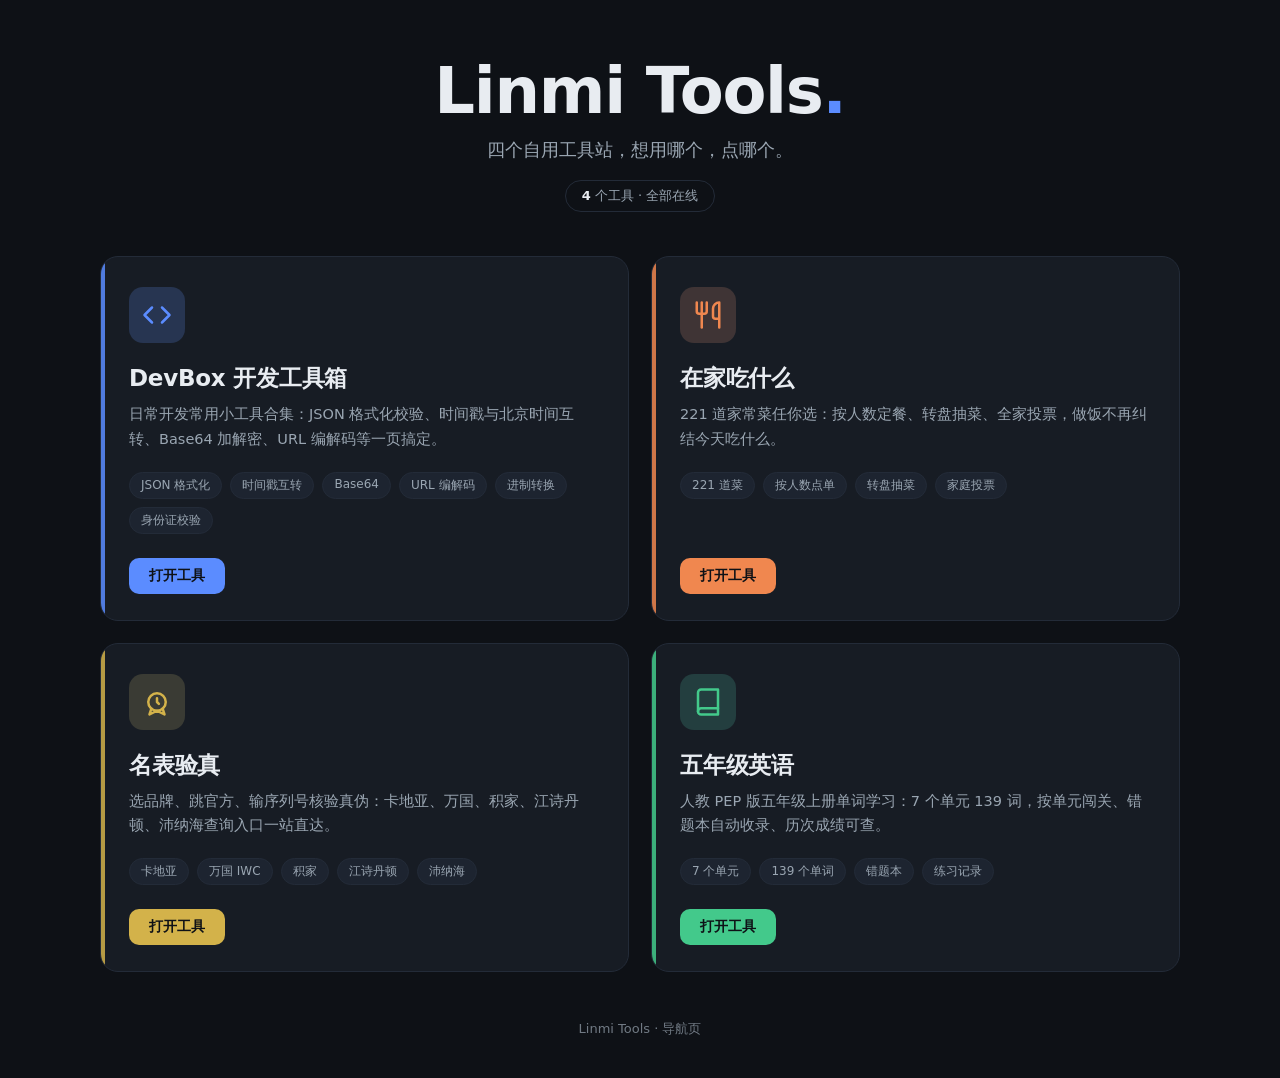
<file: daohang/index.html>
<!DOCTYPE html>
<html lang="zh-CN">
<head>
<meta charset="UTF-8">
<meta name="viewport" content="width=device-width, initial-scale=1.0">
<title>Linmi Tools · 工具导航</title>
<link rel="icon" href="data:image/svg+xml,%3Csvg xmlns='http://www.w3.org/2000/svg' viewBox='0 0 64 64'%3E%3Crect width='64' height='64' rx='14' fill='%230E1116'/%3E%3Crect x='12' y='12' width='17' height='17' rx='4' fill='%235B8CFF'/%3E%3Crect x='35' y='12' width='17' height='17' rx='4' fill='%23F0874F'/%3E%3Crect x='12' y='35' width='17' height='17' rx='4' fill='%23D3B24A'/%3E%3Crect x='35' y='35' width='17' height='17' rx='4' fill='%2343C98B'/%3E%3C/svg%3E">
<style>
  :root{
    --bg:#0E1116;
    --surface:#171C24;
    --surface-2:#1D2430;
    --line:#232B38;
    --text:#E8ECF1;
    --text-dim:#9AA6B2;
    --dev:#5B8CFF;
    --food:#F0874F;
    --watch:#D3B24A;
    --english:#43C98B;
  }
  *{margin:0;padding:0;box-sizing:border-box;}
  html{-webkit-text-size-adjust:100%;}
  body{
    font-family:"Segoe UI","PingFang SC","Microsoft YaHei",system-ui,sans-serif;
    background:var(--bg);
    color:var(--text);
    min-height:100vh;
    display:flex;
    flex-direction:column;
    align-items:center;
    padding:56px 24px 40px;
  }
  a{text-decoration:none;color:inherit;}
  :focus-visible{outline:2px solid #7AA2FF;outline-offset:3px;border-radius:4px;}

  /* ===== Hero ===== */
  .hero{text-align:center;margin-bottom:44px;}
  .hero h1{
    font-size:clamp(40px,7vw,64px);
    font-weight:800;
    letter-spacing:-0.02em;
    line-height:1.1;
  }
  .hero h1 .dot{color:var(--dev);}
  .hero p{
    margin-top:12px;
    font-size:clamp(15px,2.4vw,18px);
    color:var(--text-dim);
  }
  .hero .count{
    margin-top:18px;
    display:inline-block;
    font-size:13px;
    color:var(--text-dim);
    border:1px solid var(--line);
    border-radius:999px;
    padding:6px 16px;
  }
  .hero .count b{color:var(--text);font-weight:600;}

  /* ===== Grid ===== */
  .grid{
    width:100%;
    max-width:1080px;
    display:grid;
    grid-template-columns:repeat(2,1fr);
    gap:22px;
  }
  .card{
    position:relative;
    background:var(--surface);
    border:1px solid var(--line);
    border-radius:18px;
    padding:30px 28px 26px;
    display:flex;
    flex-direction:column;
    transition:transform .18s ease,border-color .18s ease,box-shadow .18s ease;
    overflow:hidden;
  }
  .card::before{
    content:"";
    position:absolute;
    inset:0 auto 0 0;
    width:4px;
    background:var(--accent);
    opacity:.85;
  }
  .card:hover{
    transform:translateY(-4px);
    border-color:var(--accent);
    box-shadow:0 14px 34px -14px rgba(0,0,0,.55);
  }
  .card:active{transform:translateY(0);}

  .card-top{display:flex;align-items:flex-start;justify-content:space-between;margin-bottom:20px;}
  .icon{
    width:56px;height:56px;
    border-radius:14px;
    background:color-mix(in srgb,var(--accent) 16%,var(--surface-2));
    color:var(--accent);
    display:flex;align-items:center;justify-content:center;
    flex-shrink:0;
  }
  .icon svg{width:30px;height:30px;}
  .arrow{
    color:var(--text-dim);
    opacity:0;
    transform:translateX(-6px);
    transition:opacity .18s ease,transform .18s ease;
    margin-top:6px;
  }
  .card:hover .arrow{opacity:1;transform:translateX(0);}

  .card h2{font-size:23px;font-weight:700;letter-spacing:-0.01em;margin-bottom:8px;}
  .card .desc{font-size:14.5px;line-height:1.7;color:var(--text-dim);margin-bottom:20px;}
  .tags{
    display:flex;flex-wrap:wrap;gap:8px;
    margin-bottom:24px;
  }
  .tags span{
    font-size:12px;
    padding:4px 11px;
    border-radius:999px;
    border:1px solid var(--line);
    color:var(--text-dim);
    background:var(--surface-2);
  }
  .open{
    margin-top:auto;
    align-self:flex-start;
    font-size:14px;
    font-weight:600;
    color:#0E1116;
    background:var(--accent);
    padding:9px 20px;
    border-radius:10px;
    transition:filter .15s ease;
  }
  .card:hover .open{filter:brightness(1.12);}

  /* ===== Footer ===== */
  footer{
    margin-top:48px;
    font-size:13px;
    color:var(--text-dim);
    opacity:.7;
  }

  /* ===== Responsive ===== */
  @media (max-width:760px){
    body{padding:40px 16px 32px;}
    .grid{grid-template-columns:1fr;}
  }
  @media (prefers-reduced-motion:reduce){
    .card{transition:none;}
    .card:hover{transform:none;}
    .arrow{opacity:1;transform:none;}
  }
</style>
</head>
<body>

  <header class="hero">
    <h1>Linmi Tools<span class="dot">.</span></h1>
    <p>四个自用工具站，想用哪个，点哪个。</p>
    <div class="count"><b>4</b> 个工具 · 全部在线</div>
  </header>

  <main class="grid">

    <a class="card" style="--accent:var(--dev)" href="https://linmi-tool.top/index.html" target="_blank" rel="noopener">
      <div class="card-top">
        <span class="icon" aria-hidden="true">
          <svg viewBox="0 0 24 24" fill="none" stroke="currentColor" stroke-width="2" stroke-linecap="round" stroke-linejoin="round"><polyline points="16 18 22 12 16 6"/><polyline points="8 6 2 12 8 18"/></svg>
        </span>
        <svg class="arrow" width="20" height="20" viewBox="0 0 24 24" fill="none" stroke="currentColor" stroke-width="2" stroke-linecap="round" stroke-linejoin="round"><line x1="5" y1="12" x2="19" y2="12"/><polyline points="12 5 19 12 12 19"/></svg>
      </div>
      <h2>DevBox 开发工具箱</h2>
      <p class="desc">日常开发常用小工具合集：JSON 格式化校验、时间戳与北京时间互转、Base64 加解密、URL 编解码等一页搞定。</p>
      <div class="tags">
        <span>JSON 格式化</span><span>时间戳互转</span><span>Base64</span><span>URL 编解码</span><span>进制转换</span><span>身份证校验</span>
      </div>
      <span class="open">打开工具</span>
    </a>

    <a class="card" style="--accent:var(--food)" href="https://linmi-tool.top/diancai/index.html" target="_blank" rel="noopener">
      <div class="card-top">
        <span class="icon" aria-hidden="true">
          <svg viewBox="0 0 24 24" fill="none" stroke="currentColor" stroke-width="2" stroke-linecap="round" stroke-linejoin="round"><path d="M3 2v7c0 1.1.9 2 2 2h4a2 2 0 0 0 2-2V2"/><path d="M7 2v20"/><path d="M21 15V2a5 5 0 0 0-5 5v6c0 1.1.9 2 2 2h3Zm0 0v7"/></svg>
        </span>
        <svg class="arrow" width="20" height="20" viewBox="0 0 24 24" fill="none" stroke="currentColor" stroke-width="2" stroke-linecap="round" stroke-linejoin="round"><line x1="5" y1="12" x2="19" y2="12"/><polyline points="12 5 19 12 12 19"/></svg>
      </div>
      <h2>在家吃什么</h2>
      <p class="desc">221 道家常菜任你选：按人数定餐、转盘抽菜、全家投票，做饭不再纠结今天吃什么。</p>
      <div class="tags">
        <span>221 道菜</span><span>按人数点单</span><span>转盘抽菜</span><span>家庭投票</span>
      </div>
      <span class="open">打开工具</span>
    </a>

    <a class="card" style="--accent:var(--watch)" href="https://linmi-tool.top/sb/mbcx.html" target="_blank" rel="noopener">
      <div class="card-top">
        <span class="icon" aria-hidden="true">
          <svg viewBox="0 0 24 24" fill="none" stroke="currentColor" stroke-width="2" stroke-linecap="round" stroke-linejoin="round"><circle cx="12" cy="12" r="7"/><polyline points="12 9 12 12 13.5 13.5"/><path d="M16.51 17.35 18 22l-6-3-6 3 1.49-4.65"/></svg>
        </span>
        <svg class="arrow" width="20" height="20" viewBox="0 0 24 24" fill="none" stroke="currentColor" stroke-width="2" stroke-linecap="round" stroke-linejoin="round"><line x1="5" y1="12" x2="19" y2="12"/><polyline points="12 5 19 12 12 19"/></svg>
      </div>
      <h2>名表验真</h2>
      <p class="desc">选品牌、跳官方、输序列号核验真伪：卡地亚、万国、积家、江诗丹顿、沛纳海查询入口一站直达。</p>
      <div class="tags">
        <span>卡地亚</span><span>万国 IWC</span><span>积家</span><span>江诗丹顿</span><span>沛纳海</span>
      </div>
      <span class="open">打开工具</span>
    </a>

    <a class="card" style="--accent:var(--english)" href="https://linmi-tool.top/xuexi/yingyu.html" target="_blank" rel="noopener">
      <div class="card-top">
        <span class="icon" aria-hidden="true">
          <svg viewBox="0 0 24 24" fill="none" stroke="currentColor" stroke-width="2" stroke-linecap="round" stroke-linejoin="round"><path d="M4 19.5A2.5 2.5 0 0 1 6.5 17H20"/><path d="M6.5 2H20v20H6.5A2.5 2.5 0 0 1 4 19.5v-15A2.5 2.5 0 0 1 6.5 2z"/></svg>
        </span>
        <svg class="arrow" width="20" height="20" viewBox="0 0 24 24" fill="none" stroke="currentColor" stroke-width="2" stroke-linecap="round" stroke-linejoin="round"><line x1="5" y1="12" x2="19" y2="12"/><polyline points="12 5 19 12 12 19"/></svg>
      </div>
      <h2>五年级英语</h2>
      <p class="desc">人教 PEP 版五年级上册单词学习：7 个单元 139 词，按单元闯关、错题本自动收录、历次成绩可查。</p>
      <div class="tags">
        <span>7 个单元</span><span>139 个单词</span><span>错题本</span><span>练习记录</span>
      </div>
      <span class="open">打开工具</span>
    </a>

  </main>

  <footer>Linmi Tools · 导航页</footer>
</body>
</html>
</file>
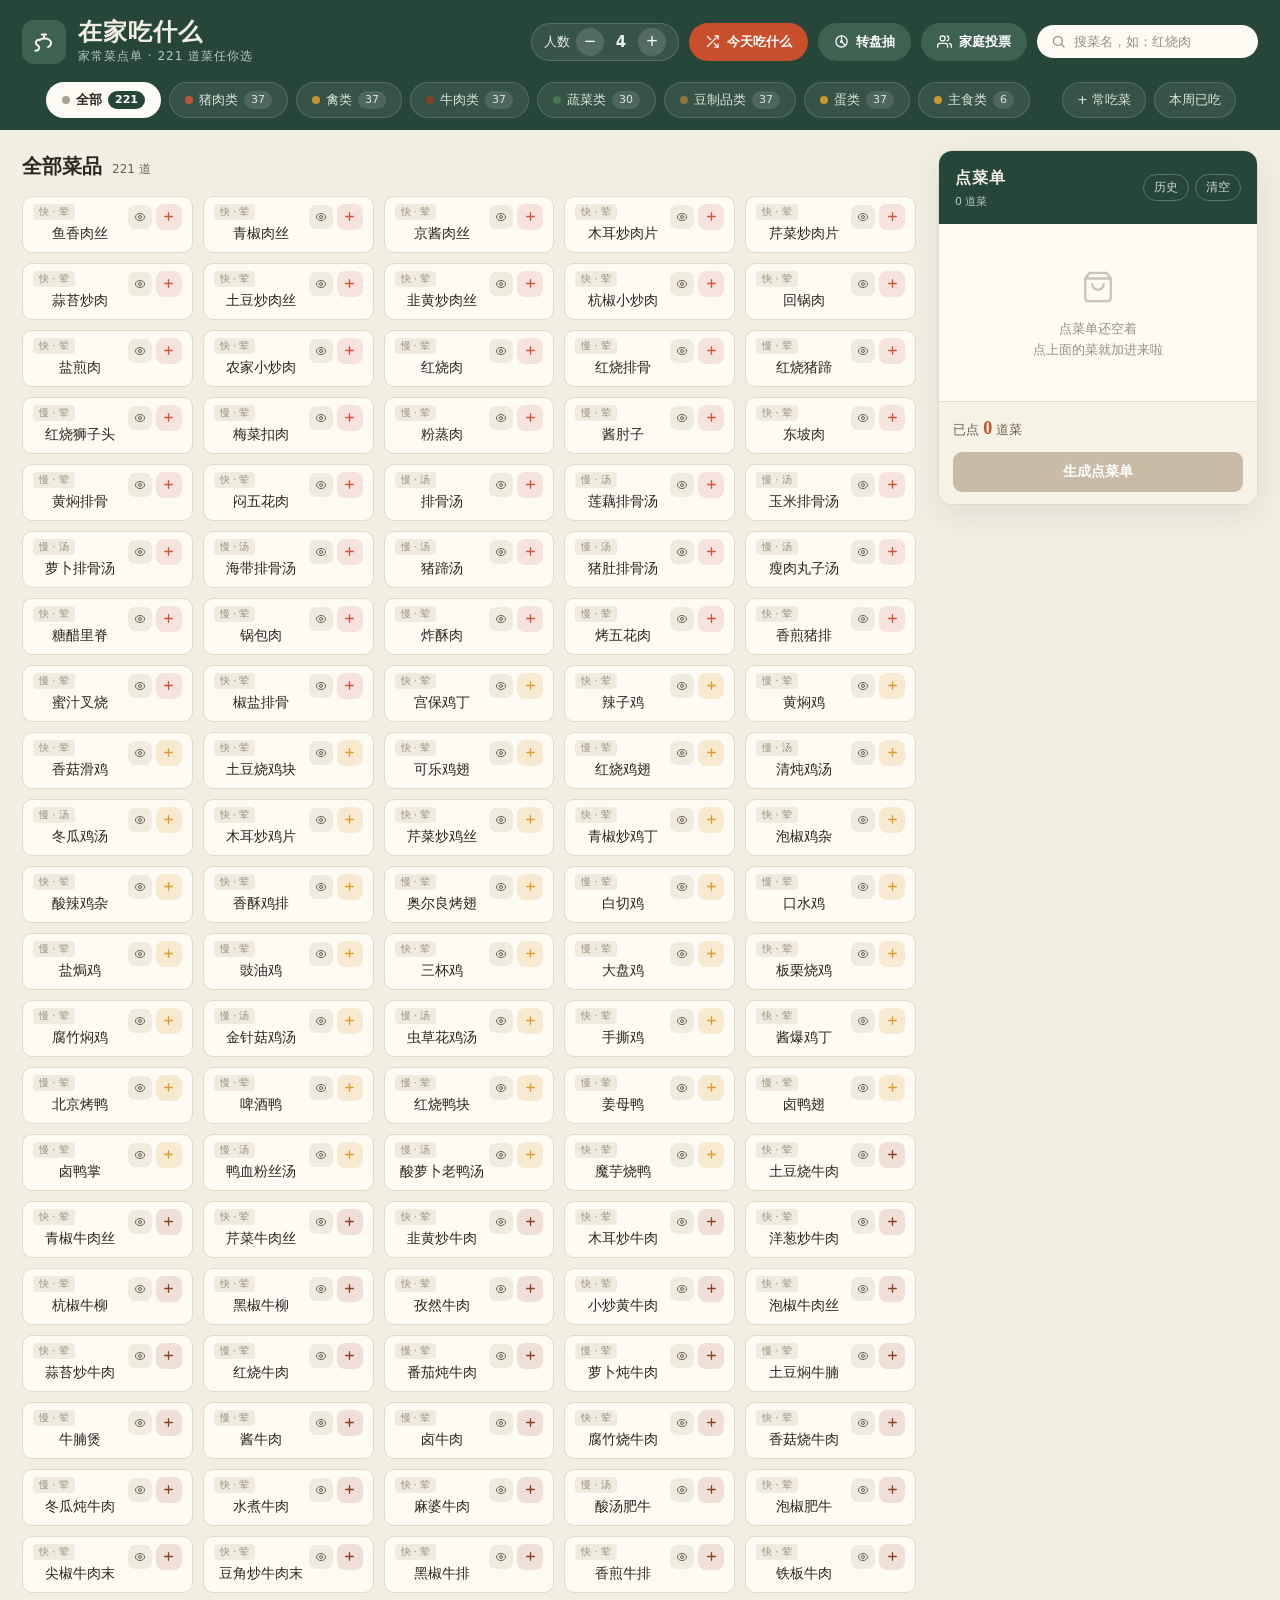
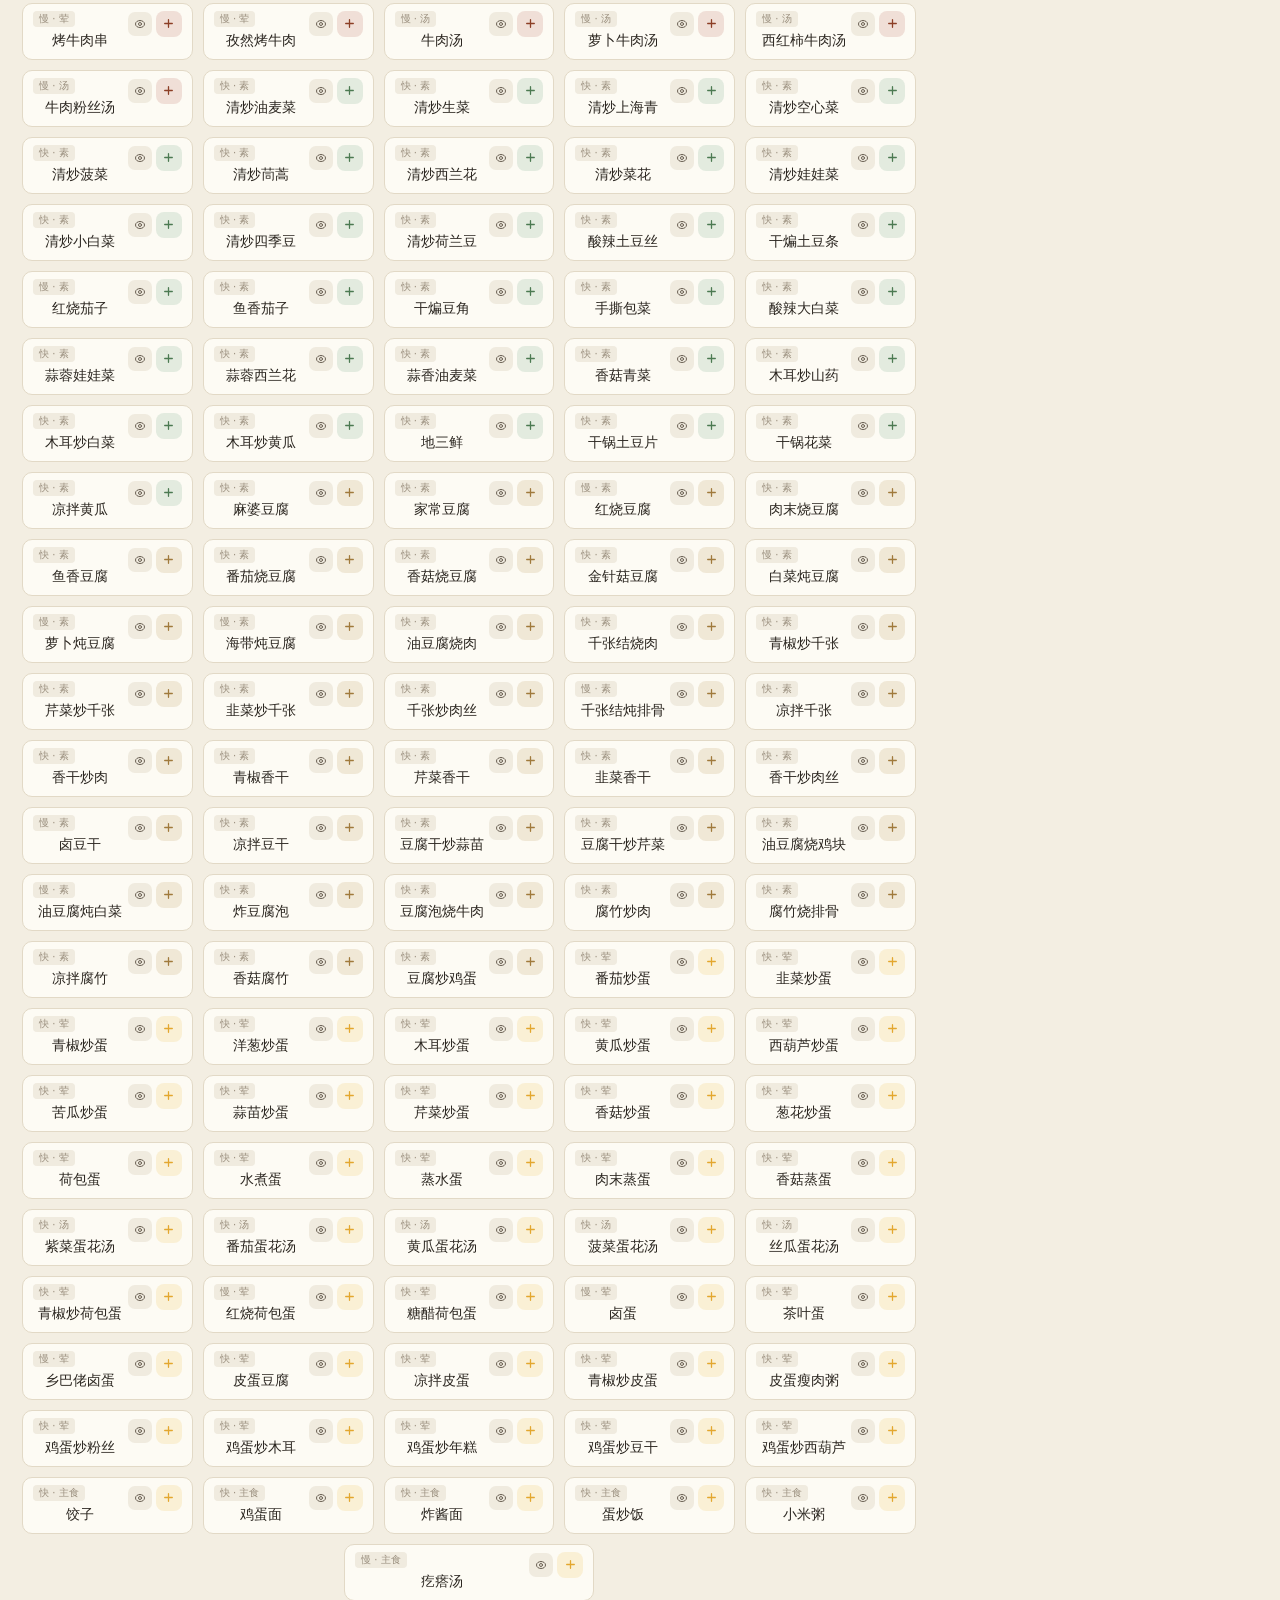
<file: diancai/index.html>
<!DOCTYPE html>
<html lang="zh-CN">
<head>
<meta charset="UTF-8">
<meta name="viewport" content="width=device-width, initial-scale=1">
<title>在家吃什么 · 家常菜点单</title>
<link rel="icon" href="data:image/svg+xml,%3Csvg xmlns='http://www.w3.org/2000/svg' viewBox='0 0 32 32'%3E%3Crect width='32' height='32' rx='7' fill='%2327463A'/%3E%3Cpath d='M16 8c-2.6 0-4 1.4-4 4v4h8v-4c0-2.6-1.4-4-4-4z' fill='%23F3EEE2'/%3E%3Crect x='14' y='17' width='4' height='7' rx='1.5' fill='%23C94F2C'/%3E%3C/svg%3E">
<link rel="stylesheet" href="https://miaoda.feishu.cn/fonts/css2?family=Noto+Serif+SC:wght@600;900&family=Noto+Sans+SC:wght@400;500;700&display=swap">
<style>
:root{
  --bg:#F3EEE2;
  --paper:#FDFBF4;
  --ink:#2B2620;
  --ink-2:#6B6154;
  --ink-3:#9A8F7E;
  --line:#E2D9C6;
  --brand:#27463A;
  --brand-2:#3E6251;
  --accent:#C94F2C;
  --c-pork:#D2533C;  --c-pork-soft:#F6E3DD;
  --c-poultry:#E09B2D; --c-poultry-soft:#F7EAD1;
  --c-beef:#8C3F26;  --c-beef-soft:#F0DFD7;
  --c-veg:#4C7A52;   --c-veg-soft:#E3EBDF;
  --c-tofu:#A07A3C;  --c-tofu-soft:#F0E8D6;
  --c-egg:#E3A72F;   --c-egg-soft:#FAF0D5;
  --radius:10px;
  --shadow:0 10px 30px rgba(43,38,32,.08);
}
*{box-sizing:border-box;margin:0;padding:0}
html{scroll-behavior:smooth}
body{
  font-family:"Noto Sans SC",system-ui,-apple-system,"PingFang SC","Microsoft YaHei",sans-serif;
  background:var(--bg);
  color:var(--ink);
  line-height:1.6;
  min-height:100vh;
}
button{font-family:inherit;cursor:pointer;border:none;background:none;color:inherit}
input{font-family:inherit}

/* ===== 顶部 ===== */
.app-head{
  background:var(--brand);
  color:#F3EEE2;
  padding:18px 22px 0;
}
.head-inner{
  max-width:1280px;
  margin:0 auto;
  display:flex;
  align-items:center;
  gap:16px;
  flex-wrap:wrap;
  padding-bottom:16px;
}
.brand{
  display:flex;
  align-items:center;
  gap:12px;
  margin-right:auto;
}
.brand-mark{
  width:44px;height:44px;
  border-radius:12px;
  background:var(--brand-2);
  display:flex;align-items:center;justify-content:center;
  flex-shrink:0;
}
.brand h1{
  font-family:"Noto Serif SC",serif;
  font-size:24px;font-weight:900;
  letter-spacing:1px;
  line-height:1.2;
}
.brand p{
  font-size:12px;color:#B9C7BE;
  letter-spacing:1px;
}
.head-tools{
  display:flex;
  align-items:center;
  gap:10px;
  flex-wrap:wrap;
}
.people-pick{
  display:flex;align-items:center;gap:6px;
  background:rgba(255,255,255,.08);
  border:1px solid rgba(255,255,255,.16);
  border-radius:999px;
  padding:4px 12px;
  font-size:13px;
  color:#E8EFEA;
}
.people-pick .pp-btn{
  width:28px;height:28px;
  border-radius:50%;
  background:rgba(255,255,255,.14);
  color:#fff;
  font-size:15px;line-height:1;
  display:flex;align-items:center;justify-content:center;
  transition:background .15s;
}
.people-pick .pp-btn:hover{background:var(--accent)}
.people-pick b{font-size:15px;min-width:22px;text-align:center}
.btn-shuffle{
  display:flex;align-items:center;gap:7px;
  background:var(--accent);
  color:#fff;
  font-size:13px;font-weight:700;
  padding:10px 16px;
  border-radius:999px;
  transition:transform .1s, background .15s;
  white-space:nowrap;
}
.btn-shuffle:hover{background:#B03F1F}
.btn-shuffle:active{transform:scale(.96)}
.btn-shuffle2{background:var(--brand-2)}
.btn-shuffle2:hover{background:var(--brand)}
.search{
  display:flex;align-items:center;gap:8px;
  background:var(--paper);
  border-radius:999px;
  padding:9px 14px;
  min-width:200px;
}
.search svg{flex-shrink:0;color:var(--ink-3)}
.search input{
  border:none;outline:none;background:none;
  font-size:13px;color:var(--ink);
  width:100%;
}
.search input::placeholder{color:var(--ink-3)}

/* ===== 分类栏 ===== */
.cat-row{
  max-width:1280px;margin:0 auto;
  display:flex;align-items:center;gap:8px;
  padding:0 22px 12px;
}
.cat-bar{
  flex:1;min-width:0;
  display:flex;
  gap:8px;
  overflow-x:auto;
  padding:0 2px 0;
  scrollbar-width:none;
}
.cat-extra{display:flex;gap:8px;flex-shrink:0}
.cat-btn{
  display:flex;align-items:center;gap:5px;
  padding:8px 14px;border-radius:999px;
  background:rgba(255,255,255,.07);
  border:1px solid rgba(255,255,255,.14);
  color:#DCE4DD;font-size:13px;white-space:nowrap;
  transition:background .15s;
}
.cat-btn:hover{background:rgba(255,255,255,.14)}
.cat-bar::-webkit-scrollbar{display:none}
.cat-tab{
  display:flex;align-items:center;gap:6px;
  padding:8px 15px;
  border-radius:999px;
  background:rgba(255,255,255,.07);
  border:1px solid rgba(255,255,255,.14);
  color:#DCE4DD;
  font-size:13px;font-weight:500;
  white-space:nowrap;
  flex-shrink:0;
  transition:background .15s,color .15s;
}
.cat-tab .dot{width:8px;height:8px;border-radius:50%;background:currentColor;opacity:.85}
.cat-tab .cnt{
  font-size:11px;
  background:rgba(255,255,255,.12);
  border-radius:999px;
  padding:0 7px;
  line-height:18px;
}
.cat-tab:hover{background:rgba(255,255,255,.14)}
.cat-tab.active{background:var(--paper);color:var(--ink);font-weight:700}
.cat-tab.active .cnt{background:var(--brand);color:#fff}

/* ===== 布局 ===== */
.layout{
  max-width:1280px;
  margin:0 auto;
  padding:20px 22px 40px;
  display:grid;
  grid-template-columns:1fr 320px;
  gap:22px;
  align-items:start;
}
.menu-head{
  display:flex;align-items:baseline;gap:10px;
  margin-bottom:14px;
}
.menu-head h2{
  font-family:"Noto Serif SC",serif;
  font-size:20px;font-weight:900;
}
.menu-head .result-count{font-size:12px;color:var(--ink-2)}
.dish-grid{
  display:grid;
  grid-template-columns:repeat(auto-fill,minmax(170px,1fr));
  gap:10px;
}
.dish-grid .last-single{grid-column:1/-1;justify-self:center;width:min(52%,250px)}

/* ===== 菜品卡片 ===== */
.dish-card{
  position:relative;
  background:var(--paper);
  border:1px solid var(--line);
  border-radius:var(--radius);
  padding:7px 10px 9px;
  display:flex;
  flex-direction:column;
  align-items:stretch;
  gap:5px;
  transition:transform .12s, box-shadow .15s, border-color .15s;
  cursor:pointer;
  user-select:none;
}
.dish-card:hover{
  transform:translateY(-2px);
  box-shadow:var(--shadow);
}
.dish-card.added{
  border-color:var(--cat);
  background:var(--cat-soft);
}
.dish-name{
  font-size:14px;font-weight:500;
  padding-right:54px;
  white-space:nowrap;overflow:hidden;text-overflow:ellipsis;
}
.dish-add{
  width:26px;height:26px;
  border-radius:8px;
  background:var(--cat-soft);
  color:var(--cat);
  display:flex;align-items:center;justify-content:center;
  flex-shrink:0;
  transition:background .15s,color .15s;
}
.dish-card:hover .dish-add{background:var(--cat);color:#fff}
.dish-qty{
  position:absolute;
  top:-8px;right:-8px;
  min-width:24px;height:24px;
  padding:0 6px;
  border-radius:999px;
  background:var(--cat);
  color:#fff;
  font-size:12px;font-weight:700;
  display:flex;align-items:center;justify-content:center;
  box-shadow:0 3px 8px rgba(0,0,0,.2);
}
.menu-empty{
  grid-column:1/-1;
  text-align:center;
  color:var(--ink-2);
  padding:60px 0;
  font-size:14px;
}
.menu-empty .big{font-size:15px;font-weight:700;color:var(--ink)}

/* ===== 点菜栏（桌面） ===== */
.cart-panel{
  position:sticky;
  top:14px;
  background:var(--paper);
  border:1px solid var(--line);
  border-radius:14px;
  overflow:hidden;
  box-shadow:var(--shadow);
}
.cart-head{
  display:flex;align-items:center;justify-content:space-between;
  background:var(--brand);
  color:#F3EEE2;
  padding:14px 16px;
}
.cart-head h2{font-family:"Noto Serif SC",serif;font-size:16px;font-weight:900;letter-spacing:1px}
.cart-head .cart-info{font-size:11px;color:#B9C7BE;margin-top:2px}
.btn-clear{
  font-size:12px;color:#C9D6CC;
  border:1px solid rgba(255,255,255,.25);
  border-radius:999px;
  padding:4px 10px;
  transition:background .15s;
}
.btn-clear:hover{background:rgba(255,255,255,.12);color:#fff}
.cart-list{
  max-height:52vh;
  overflow-y:auto;
  padding:10px 12px;
}
.cart-item{
  display:flex;align-items:center;gap:8px;
  padding:8px 4px;
  border-bottom:1px dashed var(--line);
  font-size:13px;
}
.cart-item:last-child{border-bottom:none}
.ci-name{
  flex:1;min-width:0;
  white-space:nowrap;overflow:hidden;text-overflow:ellipsis;
}
.ci-name .cat-tag{
  display:inline-block;
  font-size:10px;
  background:var(--cat-soft);
  color:var(--cat);
  border-radius:4px;
  padding:1px 5px;
  margin-right:6px;
  vertical-align:1px;
}
.ci-stepper{display:flex;align-items:center;gap:6px;flex-shrink:0}
.ci-btn{
  width:24px;height:24px;
  border-radius:6px;
  background:#F0EBDF;
  color:var(--ink);
  font-size:14px;line-height:1;
  display:flex;align-items:center;justify-content:center;
  transition:background .15s;
}
.ci-btn:hover{background:var(--cat);color:#fff}
.ci-qty{min-width:18px;text-align:center;font-weight:700;font-size:13px}
.ci-del{
  width:22px;height:22px;
  border-radius:6px;
  color:var(--ink-3);
  display:flex;align-items:center;justify-content:center;
  transition:color .15s,background .15s;
}
.ci-del:hover{color:#B03F1F;background:#F6E3DD}
.cart-empty{
  text-align:center;
  color:var(--ink-3);
  font-size:13px;
  padding:36px 0 30px;
}
.cart-empty svg{margin-bottom:8px;opacity:.5}
.cart-foot{
  border-top:1px solid var(--line);
  padding:12px 14px;
  background:#F7F2E6;
}
.cart-total{
  font-size:13px;color:var(--ink-2);
  margin-bottom:10px;
}
.cart-total b{font-size:18px;color:var(--accent);font-weight:900;font-family:"Noto Serif SC",serif}
.btn-menu{
  width:100%;
  background:var(--accent);
  color:#fff;
  font-size:14px;font-weight:700;
  padding:11px 0;
  border-radius:9px;
  transition:background .15s;
}
.btn-menu:hover{background:#B03F1F}
.btn-menu:disabled{background:#C9BBA6;cursor:not-allowed}

/* ===== 移动端底部点菜栏 ===== */
.m-cart-bar{
  display:none;
  position:fixed;
  left:0;right:0;bottom:0;
  z-index:40;
  background:var(--brand);
  color:#F3EEE2;
  box-shadow:0 -6px 20px rgba(0,0,0,.18);
  padding:10px 16px;
  align-items:center;
  gap:10px;
}
.m-cart-bar.show{display:flex}
.mc-summary{
  display:flex;align-items:center;gap:10px;
  flex:1;
  cursor:pointer;
}
.mc-badge{
  min-width:30px;height:30px;
  border-radius:50%;
  background:var(--accent);
  color:#fff;
  font-weight:900;
  display:flex;align-items:center;justify-content:center;
  font-size:14px;
}
.mc-text{font-size:13px;line-height:1.3}
.mc-text b{font-size:15px;font-family:"Noto Serif SC",serif}
.mc-btn{
  background:var(--accent);
  color:#fff;
  font-size:13px;font-weight:700;
  padding:10px 18px;
  border-radius:999px;
  white-space:nowrap;
}
.m-cart-sheet{
  display:none;
  position:fixed;
  left:0;right:0;bottom:0;
  z-index:50;
  background:var(--paper);
  border-radius:16px 16px 0 0;
  max-height:70vh;
  flex-direction:column;
  box-shadow:0 -10px 40px rgba(0,0,0,.25);
}
.m-cart-sheet.show{display:flex}
.mc-sheet-head{
  display:flex;align-items:center;justify-content:space-between;
  padding:14px 16px 10px;
  border-bottom:1px solid var(--line);
}
.mc-sheet-head h3{font-family:"Noto Serif SC",serif;font-size:16px;font-weight:900}
.mc-close{
  width:30px;height:30px;
  border-radius:50%;
  background:#F0EBDF;
  display:flex;align-items:center;justify-content:center;
  color:var(--ink-2);
}
.mc-sheet-body{overflow-y:auto;padding:6px 16px}
.mc-sheet-foot{padding:12px 16px;border-top:1px solid var(--line)}
.mc-cover{display:none;position:fixed;inset:0;background:rgba(0,0,0,.35);z-index:45}
.mc-cover.show{display:block}

/* ===== Toast ===== */
.toast{
  position:fixed;
  left:50%;
  bottom:96px;
  transform:translate(-50%,20px);
  background:var(--brand);
  color:#F3EEE2;
  border-radius:999px;
  padding:11px 20px;
  font-size:14px;
  display:flex;align-items:center;gap:10px;
  opacity:0;
  pointer-events:none;
  transition:opacity .2s, transform .2s;
  z-index:60;
  box-shadow:0 8px 24px rgba(0,0,0,.25);
  max-width:86vw;
}
.toast.show{opacity:1;transform:translate(-50%,0);pointer-events:auto}
.toast .t-name{font-weight:700;font-family:"Noto Serif SC",serif;font-size:15px}
.toast .t-act{
  background:var(--accent);
  color:#fff;
  border-radius:999px;
  padding:5px 12px;
  font-size:12px;font-weight:700;
  white-space:nowrap;
}

/* ===== 弹窗 ===== */
.modal-mask{
  position:fixed;inset:0;
  background:rgba(39,32,26,.5);
  z-index:70;
  display:flex;align-items:center;justify-content:center;
  padding:20px;
}
.modal-mask[hidden]{display:none}
.modal{
  background:var(--paper);
  border-radius:14px;
  max-width:520px;
  width:100%;
  max-height:84vh;
  overflow-y:auto;
  box-shadow:0 20px 60px rgba(0,0,0,.3);
}
.mm-head{
  background:var(--brand);
  color:#F3EEE2;
  padding:16px 20px;
  border-radius:14px 14px 0 0;
  display:flex;align-items:center;justify-content:space-between;
}
.mm-head h3{font-family:"Noto Serif SC",serif;font-size:18px;font-weight:900;letter-spacing:1px}
.mm-head .mm-sub{font-size:11px;color:#B9C7BE;margin-top:2px}
.mm-close{
  width:30px;height:30px;border-radius:50%;
  background:rgba(255,255,255,.14);
  color:#fff;
  display:flex;align-items:center;justify-content:center;
}
.mm-body{padding:16px 20px}
.mm-group{margin-bottom:14px}
.mm-group-title{
  display:flex;align-items:center;gap:6px;
  font-size:13px;font-weight:700;
  margin-bottom:6px;
}
.mm-group-title .g-dot{width:8px;height:8px;border-radius:50%}
.mm-group-title .g-num{font-size:11px;color:var(--ink-3);font-weight:500}
.mm-line{
  display:flex;align-items:center;gap:8px;
  font-size:14px;
  padding:3px 0;
}
.mm-line .dot{width:6px;height:6px;border-radius:50%;flex-shrink:0}
.mm-line .n{flex:1}
.mm-line .x{color:var(--ink-2);font-size:13px}
.mm-summary{
  border-top:1px dashed var(--line);
  padding-top:10px;
  margin-top:6px;
  font-size:13px;color:var(--ink-2);
}
.mm-summary b{color:var(--accent);font-weight:900}
.mm-foot{
  display:flex;gap:10px;
  padding:14px 20px 20px;
  border-top:1px solid var(--line);
}
.mm-foot .btn-ghost{
  flex:1;
  border:1px solid var(--line);
  border-radius:9px;
  padding:10px 0;
  font-size:13px;font-weight:700;
  color:var(--ink-2);
  transition:background .15s;
}
.mm-foot .btn-ghost:hover{background:#F0EBDF}
.mm-foot .btn-solid{
  flex:1.4;
  background:var(--accent);
  color:#fff;
  border-radius:9px;
  padding:10px 0;
  font-size:13px;font-weight:700;
}
.mm-foot .btn-solid:hover{background:#B03F1F}

/* ===== 打印 ===== */
@media print{
  body{background:#fff}
  .app-head,.cat-bar,.cart-panel,.m-cart-bar,.m-cart-sheet,.mc-cover,.toast{display:none!important}
  .layout{display:block;padding:0}
  .menu-area{display:none}
  .modal-mask{display:none!important}
  #modalMask{position:static;background:none;padding:0;display:block!important}
  #menuModal{max-width:100%;box-shadow:none;border-radius:0;max-height:none;overflow:visible}
  .mm-head{border-radius:0}
  .mm-foot{display:none}
}

/* ===== 筛选 chips（.chip 样式复用：投票弹窗用） ===== */
.chip{
  padding:5px 12px;border-radius:999px;
  background:var(--paper);border:1px solid var(--line);
  font-size:12px;color:var(--ink-2);
  transition:all .15s;
}
.chip:hover{border-color:var(--ink-3)}
.chip.active{background:var(--brand);border-color:var(--brand);color:#fff;font-weight:700}
.chip .cn{margin-left:4px;font-size:11px;opacity:.7}
.btn-mini{
  font-size:12px;color:var(--ink-2);
  border:1px solid var(--line);border-radius:999px;
  padding:5px 12px;background:var(--paper);
  transition:all .15s;white-space:nowrap;
}
.btn-mini:hover{border-color:var(--brand);color:var(--brand)}
.btn-mini.on{background:var(--brand);border-color:var(--brand);color:#fff}

/* ===== 菜品卡片 ===== */
.dish-actions{position:absolute;top:7px;right:10px;display:flex;align-items:center;gap:4px;flex-shrink:0}
.dish-view{
  width:24px;height:24px;border-radius:7px;
  background:#F0EBDF;color:var(--ink-2);
  display:flex;align-items:center;justify-content:center;
}
.dish-view:hover{background:var(--brand-2);color:#fff}
.dish-ok{
  position:absolute;bottom:6px;right:10px;
  font-size:10px;color:var(--c-veg);
  font-weight:700;
}
.dish-tag-flag{
  align-self:flex-start;
  font-size:10px;padding:1px 6px;border-radius:4px;
  background:#F0EBDF;color:var(--ink-3);
}
.dish-card{padding-top:7px}

/* ===== 详情弹窗 ===== */
.dt-head{
  display:flex;align-items:center;gap:10px;flex-wrap:wrap;
  margin-bottom:4px;
}
.dt-head h3{font-family:"Noto Serif SC",serif;font-size:20px;font-weight:900}
.dt-tags{display:flex;gap:6px;flex-wrap:wrap}
.dt-tag{font-size:11px;padding:2px 8px;border-radius:999px;background:#F0EBDF;color:var(--ink-2)}
.dt-tag.t1{background:var(--c-pork-soft);color:var(--c-pork)}
.dt-tag.t2{background:var(--c-veg-soft);color:var(--c-veg)}
.dt-tag.t3{background:var(--c-poultry-soft);color:var(--c-poultry)}
.dt-sec{font-size:13px;font-weight:700;margin:14px 0 8px;display:flex;align-items:center;gap:6px}
.dt-sec::before{content:"";width:4px;height:14px;border-radius:2px;background:var(--accent)}
.ing-list{list-style:none}
.ing-list li{
  display:flex;align-items:center;gap:8px;
  font-size:13px;padding:4px 0;color:var(--ink);
}
.ing-list li::before{content:"";width:6px;height:6px;border-radius:50%;background:var(--accent);flex-shrink:0;opacity:.6}
.step-list{list-style:none;counter-reset:step}
.step-list li{
  counter-increment:step;
  display:flex;gap:10px;align-items:flex-start;
  font-size:13px;color:var(--ink);line-height:1.7;padding:3px 0;
}
.step-list li::before{
  content:counter(step);
  flex-shrink:0;width:20px;height:20px;border-radius:50%;
  background:var(--brand-2);color:#fff;font-size:11px;
  display:flex;align-items:center;justify-content:center;
  margin-top:2px;
}
.dt-note{font-size:11px;color:var(--ink-3);margin-top:10px;line-height:1.6}

/* ===== 转盘 ===== */
.wheel-box{display:flex;flex-direction:column;align-items:center;gap:14px;padding:10px 0 6px}
.wheel-wrap{position:relative;width:280px;height:280px;flex-shrink:0}
@media (max-width:640px){.wheel-wrap{width:260px;height:260px}}
.wheel{
  width:100%;height:100%;border-radius:50%;
  position:relative;
  transition:none;
  border:6px solid var(--brand);
  box-shadow:0 12px 30px rgba(0,0,0,.18);
}
.wheel-labels{position:absolute;inset:0;z-index:2;pointer-events:none}
.wheel-pin{
  position:absolute;top:-14px;left:50%;transform:translateX(-50%);
  width:0;height:0;border-left:12px solid transparent;border-right:12px solid transparent;
  border-top:20px solid var(--accent);z-index:3;
}
.wheel-center{
  position:absolute;top:50%;left:50%;transform:translate(-50%,-50%);
  width:44px;height:44px;border-radius:50%;
  background:var(--paper);border:3px solid var(--brand);
  display:flex;align-items:center;justify-content:center;
  font-family:"Noto Serif SC",serif;font-weight:900;font-size:16px;color:var(--brand);
  z-index:3;
}
.wheel-label{
  position:absolute;top:50%;left:50%;
  font-size:12px;font-weight:700;color:#fff;
  text-shadow:0 1px 2px rgba(0,0,0,.4);
  white-space:nowrap;
  transform:translate(-50%,-50%);
}
.wheel-ctrl{display:flex;gap:8px;align-items:center}
.wheel-pool{font-size:12px;color:var(--ink-2);text-align:center}

/* ===== 投票 ===== */
.vote-name-list{display:flex;flex-wrap:wrap;gap:8px;margin:6px 0 12px}
.vote-name-tag{
  font-size:12px;padding:4px 10px;border-radius:999px;
  background:#F0EBDF;color:var(--ink-2);
}
.vote-name-tag.done{background:var(--c-veg-soft);color:var(--c-veg);text-decoration:line-through}
.vote-now{
  font-size:14px;font-weight:700;margin:8px 0;
  font-family:"Noto Serif SC",serif;
}
.vote-now b{color:var(--accent)}
.vote-pick-grid{display:grid;grid-template-columns:repeat(3,1fr);gap:8px;max-height:300px;overflow-y:auto;padding:4px}
.vote-pick{
  border:1px solid var(--line);border-radius:8px;padding:8px 6px;
  font-size:12px;background:var(--paper);text-align:center;
  transition:all .12s;
}
.vote-pick:hover{border-color:var(--accent)}
.vote-pick.picked{border-color:var(--accent);background:var(--accent);color:#fff;font-weight:700}
.vote-result-item{
  display:flex;align-items:center;gap:10px;padding:6px 0;
  border-bottom:1px dashed var(--line);font-size:14px;
}
.vote-result-item .v-name{flex:1}
.vote-result-item .v-bar{width:100px;height:8px;border-radius:4px;background:#F0EBDF;overflow:hidden}
.vote-result-item .v-bar i{display:block;height:100%;background:var(--accent);border-radius:4px}
.vote-result-item .v-num{font-weight:900;color:var(--accent);min-width:20px;text-align:right}
.vote-winner{
  background:var(--c-pork-soft);border:1px solid var(--c-pork);
  color:var(--c-pork);border-radius:10px;
  padding:10px 14px;margin:10px 0;font-size:14px;
}
.vote-winner b{font-size:18px;font-family:"Noto Serif SC",serif}

/* ===== 历史 / 已吃 ===== */
.his-item{
  border:1px solid var(--line);border-radius:10px;
  margin-bottom:10px;overflow:hidden;
}
.his-head{
  display:flex;align-items:center;gap:8px;
  padding:10px 12px;background:#F7F2E6;cursor:pointer;
}
.his-head .h-time{font-size:13px;font-weight:700;flex:1}
.his-head .h-meta{font-size:11px;color:var(--ink-2)}
.his-head .h-more{color:var(--ink-3)}
.his-body{display:none;padding:4px 12px 10px;border-top:1px dashed var(--line)}
.his-body.open{display:block}
.his-line{display:flex;align-items:center;gap:8px;font-size:13px;padding:3px 0}
.his-line .x{color:var(--ink-2)}
.his-line .hl-actions{margin-left:auto;display:flex;gap:6px}
.his-line .hl-btn{font-size:11px;color:var(--brand);border:1px solid var(--line);border-radius:6px;padding:2px 8px}
.his-line .hl-btn.del{color:var(--accent)}
.his-line .hl-btn:hover{border-color:currentColor}
.eat-date{font-weight:700;font-size:14px;margin:10px 0 6px;display:flex;align-items:center;gap:8px}
.eat-date .d-num{font-size:11px;color:var(--ink-3);font-weight:500}
.eat-date .today{font-size:10px;background:var(--accent);color:#fff;padding:1px 6px;border-radius:999px}
.eat-chips{display:flex;flex-wrap:wrap;gap:6px}
.eat-chip{
  font-size:12px;background:var(--c-veg-soft);color:var(--c-veg);
  border-radius:6px;padding:4px 10px;display:flex;align-items:center;gap:6px;
}
.eat-chip button{font-size:11px;color:var(--c-veg);opacity:.7}
.eat-chip button:hover{opacity:1}

/* ===== 购物清单 ===== */
.shop-group{margin-bottom:12px}
.shop-title{font-size:13px;font-weight:700;margin-bottom:6px;display:flex;align-items:center;gap:6px}
.shop-title .s-dot{width:8px;height:8px;border-radius:50%}
.shop-item{
  display:flex;align-items:center;gap:8px;
  font-size:13px;padding:3px 0;color:var(--ink);
}
.shop-item .si-name{flex:1}
.shop-item .si-cnt{color:var(--ink-3);font-size:11px}
.shop-item .si-have{font-size:10px;color:var(--c-veg);font-weight:700;background:var(--c-veg-soft);padding:1px 6px;border-radius:4px}
.shop-item .si-clear{color:var(--ink-3);cursor:pointer}

/* ===== 常吃菜表单 ===== */
.form-row{margin-bottom:12px}
.form-row label{display:block;font-size:12px;font-weight:700;margin-bottom:5px;color:var(--ink-2)}
.form-row input,.form-row select,.form-row textarea{
  width:100%;border:1px solid var(--line);border-radius:8px;
  padding:8px 10px;font-size:13px;font-family:inherit;color:var(--ink);
  background:#fff;outline:none;
}
.form-row input:focus,.form-row select:focus,.form-row textarea:focus{border-color:var(--brand)}
.form-row textarea{resize:vertical;min-height:70px}
.form-grid{display:grid;grid-template-columns:1fr 1fr;gap:0 12px}

/* ===== 通用弹窗小按钮 ===== */
.mm-foot .btn-solid:disabled{background:#C9BBA6;cursor:not-allowed}
.modal-sm .mm-body{max-height:60vh;overflow-y:auto}
.mm-sec{
  display:flex;align-items:center;justify-content:space-between;
  margin-bottom:10px;font-size:13px;color:var(--ink-2);
}
.mm-sec .link{color:var(--accent);font-weight:700;cursor:pointer}

/* ===== 响应式 ===== */
@media (max-width:1100px){
  .layout{grid-template-columns:1fr;padding-bottom:88px}
  .cart-panel{display:none}
  .m-cart-bar{display:flex}
}
@media (max-width:640px){
  .app-head{padding:14px 14px 0}
  .head-inner{gap:10px}
  .brand h1{font-size:20px}
  .search{min-width:0;flex:1;order:3;width:100%}
  .layout{padding:14px 14px 90px}
  .dish-grid{grid-template-columns:repeat(2,1fr);gap:8px}
  .dish-card{padding:10px 11px}
  .dish-name{font-size:14px}
  .search input{font-size:16px}
  .menu-head h2{font-size:18px}
  .toast{bottom:74px}
  .cat-row{display:block;padding:0 14px 10px}
  .cat-bar{display:grid;grid-template-columns:repeat(4,minmax(0,1fr));gap:6px;overflow:visible;margin-bottom:6px}
  .cat-tab{justify-content:center;padding:6px 2px;gap:3px;font-size:12px}
  .cat-tab .cnt{line-height:15px;padding:0 4px}
  .cat-extra{display:grid;grid-template-columns:repeat(4,1fr);gap:6px}
  .cat-btn{justify-content:center;padding:7px 4px}
}
</style>
</head>
<body>

<header class="app-head">
  <div class="head-inner">
    <div class="brand">
      <span class="brand-mark">
        <svg width="26" height="26" viewBox="0 0 24 24" fill="none" stroke="#F3EEE2" stroke-width="1.8" stroke-linecap="round" stroke-linejoin="round"><path d="M4 20c2.5 0 3.5-1.2 3.5-3 0-1-.5-1.7-1.5-2-1-.3-1.5-1-1.5-2 0-1.8 1-3 3.5-3"/><path d="M8 10c1.2-.8 2.8-1.3 4.5-1.3 3.4 0 6 1.8 6 4.3 0 1.6-1 3-2.7 3.7"/><path d="M12 8V5"/><path d="M14 5h-4"/></svg>
      </span>
      <div>
        <h1>在家吃什么</h1>
        <p>家常菜点单 · 221 道菜任你选</p>
      </div>
    </div>
    <div class="head-tools">
      <div class="people-pick">
        <span>人数</span>
        <button class="pp-btn" id="peopleMinus" aria-label="减少人数">−</button>
        <b id="peopleNum">4</b>
        <button class="pp-btn" id="peoplePlus" aria-label="增加人数">+</button>
      </div>
      <button class="btn-shuffle" id="btnShuffle">
        <svg width="15" height="15" viewBox="0 0 24 24" fill="none" stroke="currentColor" stroke-width="2" stroke-linecap="round" stroke-linejoin="round"><path d="M16 3h5v5"/><path d="M4 20 21 3"/><path d="M21 16v5h-5"/><path d="M15 15l6 6"/><path d="M4 4l5 5"/></svg>
        今天吃什么
      </button>
      <button class="btn-shuffle btn-shuffle2" id="btnWheel">
        <svg width="15" height="15" viewBox="0 0 24 24" fill="none" stroke="currentColor" stroke-width="2" stroke-linecap="round" stroke-linejoin="round"><circle cx="12" cy="12" r="9"/><path d="M12 3v9l6 6"/><circle cx="12" cy="12" r="1.6" fill="currentColor"/></svg>
        转盘抽
      </button>
      <button class="btn-shuffle btn-shuffle2" id="btnVote">
        <svg width="15" height="15" viewBox="0 0 24 24" fill="none" stroke="currentColor" stroke-width="2" stroke-linecap="round" stroke-linejoin="round"><path d="M17 21v-2a4 4 0 0 0-4-4H5a4 4 0 0 0-4 4v2"/><circle cx="9" cy="7" r="4"/><path d="M23 21v-2a4 4 0 0 0-3-3.87"/><path d="M16 3.13a4 4 0 0 1 0 7.75"/></svg>
        家庭投票
      </button>
      <label class="search">
        <svg width="15" height="15" viewBox="0 0 24 24" fill="none" stroke="currentColor" stroke-width="2" stroke-linecap="round"><circle cx="11" cy="11" r="7"/><path d="m21 21-4.3-4.3"/></svg>
        <input type="text" id="searchInput" placeholder="搜菜名，如：红烧肉">
      </label>
    </div>
  </div>
  <div class="cat-row">
    <nav class="cat-bar" id="catBar"></nav>
    <div class="cat-extra">
      <button class="cat-btn" id="btnAddDish">+ 常吃菜</button>
      <button class="cat-btn" id="btnEaten">本周已吃</button>
    </div>
  </div>
</header>

<main class="layout">
  <section class="menu-area">
    <div class="menu-head">
      <h2 id="catTitle">全部菜品</h2>
      <span class="result-count" id="resultCount"></span>
    </div>
    <div class="dish-grid" id="dishGrid"></div>
  </section>

  <aside class="cart-panel" id="cartPanel">
    <div class="cart-head">
      <div>
        <h2>点菜单</h2>
        <div class="cart-info" id="cartInfo">0 道菜</div>
      </div>
      <div style="display:flex;gap:6px">
        <button class="btn-clear" id="cartHistory">历史</button>
        <button class="btn-clear" id="cartClear">清空</button>
      </div>
    </div>
    <div class="cart-list" id="cartList"></div>
    <div class="cart-foot">
      <div class="cart-total">已点 <b id="cartCount">0</b> 道菜</div>
      <button class="btn-menu" id="btnMenu" disabled>生成点菜单</button>
    </div>
  </aside>
</main>

<!-- 移动端点菜栏 -->
<div class="m-cart-bar" id="mCartBar">
  <div class="mc-summary" id="mcSummary">
    <span class="mc-badge" id="mcBadge">0</span>
    <div class="mc-text"><b>点菜单</b><br><span id="mcCount">还没点菜</span></div>
  </div>
  <button class="mc-btn" id="mcBtn">生成点菜单</button>
</div>
<div class="mc-cover" id="mcCover"></div>
<div class="m-cart-sheet" id="mcSheet">
  <div class="mc-sheet-head">
    <h3>点菜单</h3>
    <div style="display:flex;gap:8px;align-items:center">
      <button class="mc-close" id="mcHistory" style="border:1px solid var(--line);border-radius:999px;padding:0 12px;font-size:12px;color:var(--ink-2);width:auto;height:30px;background:var(--paper)">历史</button>
      <button class="mc-close" id="mcClear" style="border:1px solid var(--line);border-radius:999px;padding:0 12px;font-size:12px;color:var(--ink-2);width:auto;height:30px;background:var(--paper)">清空</button>
      <button class="mc-close" id="mcClose"><svg width="14" height="14" viewBox="0 0 24 24" fill="none" stroke="currentColor" stroke-width="2" stroke-linecap="round"><path d="M18 6 6 18M6 6l12 12"/></svg></button>
    </div>
  </div>
  <div class="mc-sheet-body" id="mcSheetBody"></div>
  <div class="mc-sheet-foot">
    <div class="cart-total">已点 <b id="mcCount2">0</b> 道菜</div>
    <button class="btn-menu" id="mcBtn2">生成点菜单</button>
  </div>
</div>

<!-- 随机推荐 Toast -->
<div class="toast" id="toast">
  <span>今天吃这个</span>
  <span class="t-name" id="toastName"></span>
  <button class="t-act" id="toastAdd">加入清单</button>
</div>

<!-- 点菜单弹窗 -->
<div class="modal-mask" id="modalMask" hidden>
  <div class="modal" id="menuModal">
    <div class="mm-head">
      <div>
        <h3>点菜单</h3>
        <div class="mm-sub" id="mmMeta"></div>
      </div>
      <button class="mm-close" id="mmClose"><svg width="14" height="14" viewBox="0 0 24 24" fill="none" stroke="currentColor" stroke-width="2" stroke-linecap="round"><path d="M18 6 6 18M6 6l12 12"/></svg></button>
    </div>
    <div class="mm-body" id="mmBody"></div>
    <div class="mm-foot">
      <button class="btn-ghost" id="mmShop">购物清单</button>
      <button class="btn-ghost" id="mmPrint">打印</button>
      <button class="btn-solid" id="mmCopy">复制点菜单</button>
    </div>
  </div>
</div>

<!-- 菜品详情弹窗 -->
<div class="modal-mask" id="detailMask" hidden>
  <div class="modal modal-sm">
    <div class="mm-head">
      <div>
        <h3 id="dtTitle">菜品详情</h3>
        <div class="mm-sub" id="dtSub"></div>
      </div>
      <button class="mm-close" data-close="detailMask"><svg width="14" height="14" viewBox="0 0 24 24" fill="none" stroke="currentColor" stroke-width="2" stroke-linecap="round"><path d="M18 6 6 18M6 6l12 12"/></svg></button>
    </div>
    <div class="mm-body" id="dtBody"></div>
    <div class="mm-foot">
      <button class="btn-ghost" data-close="detailMask">关闭</button>
      <button class="btn-solid" id="dtAdd">加入点菜单</button>
    </div>
  </div>
</div>

<!-- 转盘弹窗 -->
<div class="modal-mask" id="wheelMask" hidden>
  <div class="modal">
    <div class="mm-head">
      <div>
        <h3>转盘抽菜</h3>
        <div class="mm-sub" id="wheelMeta"></div>
      </div>
      <button class="mm-close" data-close="wheelMask"><svg width="14" height="14" viewBox="0 0 24 24" fill="none" stroke="currentColor" stroke-width="2" stroke-linecap="round"><path d="M18 6 6 18M6 6l12 12"/></svg></button>
    </div>
    <div class="mm-body">
      <div class="wheel-box">
        <div class="wheel-wrap">
          <div class="wheel" id="wheelDisc"></div>
          <div class="wheel-labels" id="wheelLabels"></div>
          <div class="wheel-pin"></div>
          <div class="wheel-center">GO</div>
        </div>
        <div class="wheel-pool" id="wheelPool"></div>
        <div class="wheel-ctrl">
          <button class="btn-mini" id="wheelAgain">重转</button>
          <button class="btn-solid" id="wheelAdd" style="padding:9px 22px">加入点菜单</button>
        </div>
      </div>
    </div>
  </div>
</div>

<!-- 家庭投票弹窗 -->
<div class="modal-mask" id="voteMask" hidden>
  <div class="modal">
    <div class="mm-head">
      <div>
        <h3>家庭投票点菜</h3>
        <div class="mm-sub" id="voteStep"></div>
      </div>
      <button class="mm-close" data-close="voteMask"><svg width="14" height="14" viewBox="0 0 24 24" fill="none" stroke="currentColor" stroke-width="2" stroke-linecap="round"><path d="M18 6 6 18M6 6l12 12"/></svg></button>
    </div>
    <div class="mm-body" id="voteBody"></div>
    <div class="mm-foot" id="voteFoot"></div>
  </div>
</div>

<!-- 历史记录弹窗 -->
<div class="modal-mask" id="historyMask" hidden>
  <div class="modal modal-sm">
    <div class="mm-head">
      <div>
        <h3>点菜单历史</h3>
        <div class="mm-sub" id="historyMeta"></div>
      </div>
      <button class="mm-close" data-close="historyMask"><svg width="14" height="14" viewBox="0 0 24 24" fill="none" stroke="currentColor" stroke-width="2" stroke-linecap="round"><path d="M18 6 6 18M6 6l12 12"/></svg></button>
    </div>
    <div class="mm-body" id="historyBody"></div>
    <div class="mm-foot">
      <button class="btn-ghost" data-close="historyMask">关闭</button>
      <button class="btn-solid" id="historyClear">清空历史</button>
    </div>
  </div>
</div>

<!-- 本周已吃弹窗 -->
<div class="modal-mask" id="eatenMask" hidden>
  <div class="modal modal-sm">
    <div class="mm-head">
      <div>
        <h3>本周已吃</h3>
        <div class="mm-sub">最近3天吃过的菜，随机时会自动避开</div>
      </div>
      <button class="mm-close" data-close="eatenMask"><svg width="14" height="14" viewBox="0 0 24 24" fill="none" stroke="currentColor" stroke-width="2" stroke-linecap="round"><path d="M18 6 6 18M6 6l12 12"/></svg></button>
    </div>
    <div class="mm-body" id="eatenBody"></div>
    <div class="mm-foot">
      <button class="btn-ghost" id="eatenAddBtn">手动记一道</button>
      <button class="btn-solid" id="eatenClear">清空本周</button>
    </div>
  </div>
</div>

<!-- 常吃菜表单弹窗 -->
<div class="modal-mask" id="addMask" hidden>
  <div class="modal modal-sm">
    <div class="mm-head">
      <div>
        <h3 id="addTitle">录入常吃的菜</h3>
        <div class="mm-sub">加入后可在对应分类中直接点选</div>
      </div>
      <button class="mm-close" data-close="addMask"><svg width="14" height="14" viewBox="0 0 24 24" fill="none" stroke="currentColor" stroke-width="2" stroke-linecap="round"><path d="M18 6 6 18M6 6l12 12"/></svg></button>
    </div>
    <div class="mm-body" id="addBody">
      <div class="form-row">
        <label>菜名（必填）</label>
        <input type="text" id="addName" placeholder="如：饺子、鸡蛋面">
      </div>
      <div class="form-grid">
        <div class="form-row">
          <label>分类</label>
          <select id="addCat">
            <option value="staple">主食类</option>
            <option value="pork">猪肉类</option>
            <option value="poultry">禽类</option>
            <option value="beef">牛肉类</option>
            <option value="veg">蔬菜类</option>
            <option value="tofu">豆制品类</option>
            <option value="egg">蛋类</option>
          </select>
        </div>
        <div class="form-row">
          <label>用时</label>
          <select id="addTime">
            <option value="quick">快手菜</option>
            <option value="slow">费时菜</option>
          </select>
        </div>
      </div>
      <div class="form-row">
        <label>食材（用顿号或逗号分隔，如：面粉 300克、猪肉馅 200克）</label>
        <textarea id="addIng" placeholder="面粉 300克、猪肉馅 200克、葱姜末 适量"></textarea>
      </div>
      <div class="form-row">
        <label>做法步骤（每行一步）</label>
        <textarea id="addSteps" placeholder="1. 和面擀皮&#10;2. 调馅&#10;3. 包饺子下锅煮"></textarea>
      </div>
    </div>
    <div class="mm-foot">
      <button class="btn-ghost" data-close="addMask">取消</button>
      <button class="btn-solid" id="addSave">保存</button>
    </div>
  </div>
</div>

<!-- 购物清单弹窗 -->
<div class="modal-mask" id="shopMask" hidden>
  <div class="modal modal-sm">
    <div class="mm-head">
      <div>
        <h3>购物清单</h3>
        <div class="mm-sub" id="shopMeta"></div>
      </div>
      <button class="mm-close" data-close="shopMask"><svg width="14" height="14" viewBox="0 0 24 24" fill="none" stroke="currentColor" stroke-width="2" stroke-linecap="round"><path d="M18 6 6 18M6 6l12 12"/></svg></button>
    </div>
    <div class="mm-body" id="shopBody"></div>
    <div class="mm-foot">
      <button class="btn-ghost" data-close="shopMask">关闭</button>
      <button class="btn-solid" id="shopCopy">复制清单</button>
    </div>
  </div>
</div>

<script>
/* ===== 数据：六大类 215 道家常菜 ===== */
const CATS = [
  { id:'pork', name:'猪肉类', items:['鱼香肉丝','青椒肉丝','京酱肉丝','木耳炒肉片','芹菜炒肉片','蒜苔炒肉','土豆炒肉丝','韭黄炒肉丝','杭椒小炒肉','回锅肉','盐煎肉','农家小炒肉','红烧肉','红烧排骨','红烧猪蹄','红烧狮子头','梅菜扣肉','粉蒸肉','酱肘子','东坡肉','黄焖排骨','闷五花肉','排骨汤','莲藕排骨汤','玉米排骨汤','萝卜排骨汤','海带排骨汤','猪蹄汤','猪肚排骨汤','瘦肉丸子汤','糖醋里脊','锅包肉','炸酥肉','烤五花肉','香煎猪排','蜜汁叉烧','椒盐排骨'] },
  { id:'poultry', name:'禽类', items:['宫保鸡丁','辣子鸡','黄焖鸡','香菇滑鸡','土豆烧鸡块','可乐鸡翅','红烧鸡翅','清炖鸡汤','冬瓜鸡汤','木耳炒鸡片','芹菜炒鸡丝','青椒炒鸡丁','泡椒鸡杂','酸辣鸡杂','香酥鸡排','奥尔良烤翅','白切鸡','口水鸡','盐焗鸡','豉油鸡','三杯鸡','大盘鸡','板栗烧鸡','腐竹焖鸡','金针菇鸡汤','虫草花鸡汤','手撕鸡','酱爆鸡丁','北京烤鸭','啤酒鸭','红烧鸭块','姜母鸭','卤鸭翅','卤鸭掌','鸭血粉丝汤','酸萝卜老鸭汤','魔芋烧鸭'] },
  { id:'beef', name:'牛肉类', items:['土豆烧牛肉','青椒牛肉丝','芹菜牛肉丝','韭黄炒牛肉','木耳炒牛肉','洋葱炒牛肉','杭椒牛柳','黑椒牛柳','孜然牛肉','小炒黄牛肉','泡椒牛肉丝','蒜苔炒牛肉','红烧牛肉','番茄炖牛肉','萝卜炖牛肉','土豆焖牛腩','牛腩煲','酱牛肉','卤牛肉','腐竹烧牛肉','香菇烧牛肉','冬瓜炖牛肉','水煮牛肉','麻婆牛肉','酸汤肥牛','泡椒肥牛','尖椒牛肉末','豆角炒牛肉末','黑椒牛排','香煎牛排','铁板牛肉','烤牛肉串','孜然烤牛肉','牛肉汤','萝卜牛肉汤','西红柿牛肉汤','牛肉粉丝汤'] },
  { id:'veg', name:'蔬菜类', items:['清炒油麦菜','清炒生菜','清炒上海青','清炒空心菜','清炒菠菜','清炒茼蒿','清炒西兰花','清炒菜花','清炒娃娃菜','清炒小白菜','清炒四季豆','清炒荷兰豆','酸辣土豆丝','干煸土豆条','红烧茄子','鱼香茄子','干煸豆角','手撕包菜','酸辣大白菜','蒜蓉娃娃菜','蒜蓉西兰花','蒜香油麦菜','香菇青菜','木耳炒山药','木耳炒白菜','木耳炒黄瓜','地三鲜','干锅土豆片','干锅花菜','凉拌黄瓜'] },
  { id:'tofu', name:'豆制品类', items:['麻婆豆腐','家常豆腐','红烧豆腐','肉末烧豆腐','鱼香豆腐','番茄烧豆腐','香菇烧豆腐','金针菇豆腐','白菜炖豆腐','萝卜炖豆腐','海带炖豆腐','油豆腐烧肉','千张结烧肉','青椒炒千张','芹菜炒千张','韭菜炒千张','千张炒肉丝','千张结炖排骨','凉拌千张','香干炒肉','青椒香干','芹菜香干','韭菜香干','香干炒肉丝','卤豆干','凉拌豆干','豆腐干炒蒜苗','豆腐干炒芹菜','油豆腐烧鸡块','油豆腐炖白菜','炸豆腐泡','豆腐泡烧牛肉','腐竹炒肉','腐竹烧排骨','凉拌腐竹','香菇腐竹','豆腐炒鸡蛋'] },
  { id:'egg', name:'蛋类', items:['番茄炒蛋','韭菜炒蛋','青椒炒蛋','洋葱炒蛋','木耳炒蛋','黄瓜炒蛋','西葫芦炒蛋','苦瓜炒蛋','蒜苗炒蛋','芹菜炒蛋','香菇炒蛋','葱花炒蛋','荷包蛋','水煮蛋','蒸水蛋','肉末蒸蛋','香菇蒸蛋','紫菜蛋花汤','番茄蛋花汤','黄瓜蛋花汤','菠菜蛋花汤','丝瓜蛋花汤','青椒炒荷包蛋','红烧荷包蛋','糖醋荷包蛋','卤蛋','茶叶蛋','乡巴佬卤蛋','皮蛋豆腐','凉拌皮蛋','青椒炒皮蛋','皮蛋瘦肉粥','鸡蛋炒粉丝','鸡蛋炒木耳','鸡蛋炒年糕','鸡蛋炒豆干','鸡蛋炒西葫芦'] }
];

/* ===== 食材与做法（215 道菜） ===== */
const RECIPES = {
  "鱼香肉丝": { ing:["猪里脊 250克","水发木耳 1小碗","胡萝卜 半根","青椒 1个","葱姜蒜末 适量","郫县豆瓣酱 1勺","生抽 2勺","陈醋 2勺","白糖 1.5勺","料酒 1勺","淀粉 1勺"], steps:["里脊切丝，加料酒、生抽、淀粉抓匀腌10分钟","热油下肉丝滑炒至变色，盛出备用","爆香葱姜蒜末和豆瓣酱，下胡萝卜丝、木耳丝、青椒丝炒断生","倒回肉丝，淋入鱼香汁（生抽2勺+陈醋2勺+白糖1.5勺+淀粉水），大火翻炒收汁"] },
  "青椒肉丝": { ing:["猪里脊 200克","青椒 2个","姜蒜 适量","生抽 1勺","料酒 1勺","淀粉 1勺","盐 半小勺"], steps:["里脊切丝，加料酒、生抽、淀粉抓匀腌10分钟","青椒去籽切丝","热油下肉丝滑炒至变色盛出","爆香姜蒜，下青椒丝炒至断生，倒回肉丝，加盐和生抽大火炒匀"] },
  "京酱肉丝": { ing:["猪里脊 200克","甜面酱 2勺","白糖 1勺","料酒 1勺","生抽 半勺","淀粉 1勺","葱白 1段"], steps:["里脊切丝腌制，滑炒至熟盛出","甜面酱加白糖和少许水炒香","下肉丝裹匀酱汁，大火收浓","豆腐皮切方块，铺葱丝、黄瓜丝，卷上肉丝食用"] },
  "木耳炒肉片": { ing:["五花肉或里脊 150克","水发木耳 1碗","青红椒 各半个","姜蒜 适量","生抽、蚝油 适量"], steps:["肉切薄片，加生抽、淀粉腌10分钟","木耳提前焯水沥干","热油下肉片炒至微卷，下姜蒜、木耳、青红椒翻炒","加生抽、蚝油大火炒匀出锅"] },
  "芹菜炒肉片": { ing:["芹菜 1把","瘦肉 150克","姜蒜 适量","生抽、盐、淀粉 适量"], steps:["芹菜切段，快速焯水","肉片加生抽、淀粉腌10分钟，滑炒至变色盛出","爆香姜蒜，下芹菜大火翻炒1分钟","倒回肉片，加盐、生抽炒匀"] },
  "蒜苔炒肉": { ing:["蒜苔 1把","猪瘦肉 150克","生抽 1勺","料酒 1勺","淀粉 1勺","盐 半小勺"], steps:["蒜苔切段","五花肉切薄片，下锅煸出油脂","下姜蒜、蒜苔，中火炒至蒜苔表皮微皱","加生抽、蚝油、盐调味炒匀"] },
  "土豆炒肉丝": { ing:["土豆 1个","瘦肉 150克","青椒 1个","姜蒜 适量","醋、生抽、盐 适量"], steps:["土豆切丝，清水泡去多余淀粉","肉丝腌制后滑炒至变色盛出","下姜蒜、土豆丝大火翻炒，沿锅边淋少许醋","加青椒丝和肉丝，生抽、盐调味炒匀"] },
  "韭黄炒肉丝": { ing:["韭黄 1把","瘦肉 150克","姜 适量","料酒、生抽、盐、淀粉 适量"], steps:["韭黄切段","肉丝腌制，滑炒至变色盛出","下韭黄大火快炒1分钟","倒回肉丝，加盐、生抽翻匀立即出锅"] },
  "杭椒小炒肉": { ing:["杭椒 6个","五花肉 200克","姜蒜 适量","豆豉 1勺","生抽、老抽 少许"], steps:["杭椒斜切，干锅煸至表皮起虎皮，盛出","五花肉切片，煸至金黄卷曲出油","下姜蒜、豆豉炒香","倒回杭椒，加生抽、少许老抽大火炒匀"] },
  "回锅肉": { ing:["五花肉 300克","青蒜苗 2根","郫县豆瓣酱 1勺","豆豉 1小勺","白糖 半勺","生抽 半勺","料酒 1勺","姜 3片"], steps:["五花肉冷水下锅煮20分钟至八成熟，捞出晾凉切薄片","锅少油，煸炒肉片至出油微卷","下豆瓣酱、甜面酱炒出红油","加青蒜段炒至断生，出锅"] },
  "盐煎肉": { ing:["五花肉 250克","青蒜或洋葱 适量","郫县豆瓣酱 1勺","豆豉、姜蒜 适量","白糖 少许"], steps:["五花肉切薄片，直接干煸出油","下姜蒜、豆瓣酱、豆豉炒香","加洋葱或青蒜炒至断生","撒少许白糖提鲜，炒匀出锅"] },
  "农家小炒肉": { ing:["五花肉 200克","螺丝椒 3个","姜蒜 适量","豆豉、生抽、盐 适量"], steps:["五花肉切片煸出油","下姜蒜、豆豉炒香","加入拍裂的螺丝椒，大火炒至虎皮","生抽、盐调味，大火翻匀"] },
  "红烧肉": { ing:["五花肉 500克","冰糖 20克","姜 4片","葱 2段","八角 2个","桂皮 1小段","生抽 2勺","老抽 1勺","料酒 2勺","盐 半勺"], steps:["五花肉切块，冷水下锅焯水","小火炒糖色至琥珀色，下肉块裹匀","加姜葱、八角、桂皮、料酒、生抽、老抽","加热水没过肉，小火炖40分钟，大火收汁"] },
  "红烧排骨": { ing:["排骨 500克","冰糖 适量","姜、葱 适量","八角、桂皮 适量","生抽、老抽、料酒 适量"], steps:["排骨焯水沥干","炒糖色后下排骨裹匀上色","加姜葱、八角、桂皮、料酒、生抽、老抽","加热水炖40分钟，大火收汁"] },
  "红烧猪蹄": { ing:["猪蹄 2只","冰糖 适量","姜、葱 适量","八角、桂皮、香叶 适量","生抽、老抽、料酒 适量"], steps:["猪蹄剁块焯水","炒糖色下猪蹄裹匀","加香料和料酒、生抽、老抽","加热水炖1.5小时至软糯，大火收汁"] },
  "红烧狮子头": { ing:["猪肉馅 400克（三肥七瘦）","马蹄或藕 100克","鸡蛋 1个","葱姜末 适量","淀粉、生抽、老抽、冰糖 适量"], steps:["肉馅加马蹄丁、葱姜末、鸡蛋、淀粉搅打上劲，团成大丸子","油温六成热，下丸子炸至定型金黄","砂锅加生抽、老抽、冰糖和热水，放入丸子","小火炖40分钟，收浓汤汁"] },
  "梅菜扣肉": { ing:["五花肉 500克","梅干菜 100克","生抽、老抽、蚝油、糖 适量","姜蒜、八角 适量"], steps:["五花肉煮20分钟，抹老抽下锅炸至虎皮，泡冷水切片","梅干菜泡发洗净，炒香并调味","肉片码入碗底，铺上梅干菜","蒸1.5小时，倒扣装盘"] },
  "粉蒸肉": { ing:["五花肉 400克","蒸肉米粉 1包","生抽、老抽、料酒 适量","姜蒜末、糖、五香粉 适量"], steps:["五花肉切片，加调料抓匀腌20分钟","拌入蒸肉米粉，让每片肉裹匀","肉片码入碗中","上蒸锅大火蒸1小时至软糯"] },
  "酱肘子": { ing:["猪肘 1个","黄豆酱 2勺","甜面酱 1勺","冰糖、姜、葱 适量","八角、桂皮、香叶 适量","生抽、老抽、料酒 适量"], steps:["肘子焯水","炒香黄豆酱、甜面酱和香料","下肘子，加料酒、生抽、老抽、冰糖","加热水没过，炖1.5小时后关火浸泡入味，再收汁"] },
  "东坡肉": { ing:["五花肉 600克","黄酒 200毫升","生抽、老抽、冰糖 适量","葱、姜 适量"], steps:["五花肉切大方块，焯水","砂锅底垫葱姜，肉皮朝下码入","加黄酒、生抽、老抽、冰糖","小火焖1.5小时，翻面再焖半小时收汁"] },
  "黄焖排骨": { ing:["排骨 500克","土豆 1个","香菇 4朵","青红椒 适量","姜蒜、黄豆酱 1勺","生抽、老抽、料酒 适量"], steps:["排骨焯水，下锅炒香","加黄豆酱、生抽、老抽、料酒炒匀","加热水炖30分钟","下土豆、香菇再炖15分钟，加青红椒收汁"] },
  "闷五花肉": { ing:["五花肉 400克","姜、葱 适量","八角 1个","生抽、老抽、糖、料酒 适量"], steps:["五花肉切块焯水","爆香姜葱、八角，下肉块煸出油","加料酒、生抽、老抽、糖炒上色","加热水小火焖40分钟至软烂"] },
  "排骨汤": { ing:["排骨 500克","姜 3片","料酒 1勺","盐 1勺","葱花 适量"], steps:["排骨冷水下锅焯去浮沫","加姜、葱、料酒和足量清水","大火烧开转小火炖1小时","加盐调味，撒枸杞出锅"] },
  "莲藕排骨汤": { ing:["排骨 500克","莲藕 1节","姜 3片","料酒 1勺","盐 1勺"], steps:["排骨焯水","莲藕去皮切滚刀块","排骨、莲藕、姜、料酒一起入锅加足量水","小火炖1小时至藕粉糯，加盐调味"] },
  "玉米排骨汤": { ing:["排骨 500克","玉米 1根","胡萝卜 1根","姜 3片","料酒 1勺","盐 1勺"], steps:["排骨焯水","玉米切段，胡萝卜切块","排骨加姜和足量水炖40分钟","下玉米、胡萝卜再炖20分钟，加盐"] },
  "萝卜排骨汤": { ing:["排骨 500克","白萝卜 1根","姜、葱 适量","盐、白胡椒粉 适量"], steps:["排骨焯水，加姜和水炖40分钟","白萝卜切块下锅，再炖20分钟","加盐、白胡椒粉调味","撒葱花出锅"] },
  "海带排骨汤": { ing:["排骨 500克","泡发海带 150克","姜 适量","盐 适量"], steps:["排骨焯水","海带洗净切块","排骨、海带、姜加足量水炖1小时","加盐调味"] },
  "猪蹄汤": { ing:["猪蹄 2只","黄豆或花生 100克","姜、葱 适量","料酒、盐 适量"], steps:["猪蹄剁块焯水","黄豆提前泡发4小时","猪蹄、黄豆、姜、料酒加足量水","炖2小时至汤白，加盐调味"] },
  "猪肚排骨汤": { ing:["猪肚 1个","排骨 300克","白胡椒粒 1小把","姜、葱 适量","盐 适量"], steps:["猪肚用盐和面粉反复搓洗，焯水后切条","排骨焯水","猪肚、排骨、拍碎的白胡椒粒、姜加足量水","小火炖1.5小时，加盐调味"] },
  "瘦肉丸子汤": { ing:["猪肉馅 300克","鸡蛋 1个","葱姜末 适量","淀粉、白胡椒粉、盐 适量","青菜 1把"], steps:["肉馅加葱姜末、鸡蛋、淀粉、盐搅打上劲","水微开时挤丸子下锅，煮至全部浮起","下青菜烫熟","加盐和白胡椒粉调味"] },
  "糖醋里脊": { ing:["猪里脊 300克","番茄酱 2勺","白糖 2勺","陈醋 2勺","生抽 半勺","料酒 1勺","淀粉 2勺","盐 半小勺"], steps:["里脊切条，加盐腌渍，挂蛋液裹淀粉","油温六成下锅炸定型，捞出复炸至金黄酥脆","锅中放番茄酱、白糖、白醋熬浓稠","倒回里脊快速翻裹，出锅"] },
  "锅包肉": { ing:["猪里脊 300克","白糖 2勺","白醋 2勺","生抽 1勺","料酒 1勺","淀粉 2勺","番茄酱 1勺","盐 半小勺"], steps:["里脊切大片，用蛋清和淀粉调糊裹匀","油温六成炸至金黄，复炸一遍更酥脆","糖醋汁（番茄酱+白糖+白醋）下锅熬浓","下肉片快速翻裹，撒葱姜丝、胡萝卜丝"] },
  "炸酥肉": { ing:["五花肉或里脊 300克","鸡蛋 1个","红薯淀粉 适量","花椒粉、盐、料酒 适量","面粉 少许"], steps:["肉切条，加盐、料酒、花椒粉腌20分钟","调脆糊：鸡蛋+红薯淀粉+少许面粉","油温六成下锅炸至金黄捞出","升高油温复炸30秒至酥脆"] },
  "烤五花肉": { ing:["五花肉 400克","韩式烤肉酱或自制腌料（生抽+蚝油+蜂蜜+蒜末）","生菜 1棵"], steps:["五花肉切厚片，用腌料抓匀腌30分钟","平底锅或烤箱两面煎烤至焦香出油","烤至边缘微焦即可","配生菜叶包食"] },
  "香煎猪排": { ing:["猪里脊或梅花肉 2片","黑胡椒、盐 适量","生抽、蚝油 适量","蒜末 适量","黄油 少许"], steps:["肉片用刀背拍松，腌15分钟","平底锅大火两面各煎2分钟至金黄","加蒜末、黄油增香","撒黑胡椒出锅"] },
  "蜜汁叉烧": { ing:["梅花肉 500克","叉烧酱 3勺","蜂蜜 2勺","生抽、料酒 适量","姜蒜 适量"], steps:["肉条用叉烧酱、生抽、料酒、姜蒜腌过夜","烤箱200度烤20分钟","取出刷蜂蜜，再烤10分钟上色","晾凉切件装盘"] },
  "椒盐排骨": { ing:["排骨 400克","淀粉 适量","椒盐、蒜末 适量","青红椒末 适量","料酒、生抽 适量"], steps:["排骨加料酒、生抽腌20分钟，裹薄淀粉","油温六成炸熟，捞出复炸至外壳酥脆","锅中爆香蒜末、青红椒末","下排骨撒椒盐，翻炒均匀"] },
  "宫保鸡丁": { ing:["鸡胸肉 300克","油炸花生米 1把","黄瓜或胡萝卜 半根","干辣椒 8个","花椒 1小把","葱段姜蒜 适量","生抽 1勺","陈醋 1.5勺","白糖 1.5勺","淀粉 1勺","料酒 1勺"], steps:["鸡丁加生抽、淀粉腌10分钟，滑炒至变色盛出","干辣椒、花椒小火爆香","下黄瓜丁、鸡丁翻炒","淋宫保汁（生抽+陈醋+白糖+淀粉水），撒花生米翻匀"] },
  "辣子鸡": { ing:["鸡腿 3个","干辣椒 1碗","花椒 1把","姜蒜 适量","生抽 1勺","料酒 1勺","盐 半小勺","淀粉 1勺"], steps:["鸡块加料酒、生抽、盐腌20分钟，裹薄淀粉","油温六成炸至金黄捞出","干辣椒、花椒、姜蒜爆香","倒回鸡块大火翻炒裹香"] },
  "黄焖鸡": { ing:["鸡腿 2个","土豆 1个","青椒 1个","香菇 4朵","姜蒜 适量","生抽 2勺","老抽 半勺","料酒 1勺","冰糖 3颗","盐 半勺"], steps:["鸡块下锅煸炒至微黄","加生抽、老抽、料酒、冰糖炒上色","加热水焖20分钟","下土豆、香菇再焖10分钟，加青椒收汁"] },
  "香菇滑鸡": { ing:["鸡腿 2个","鲜香菇 8朵","姜蒜 适量","蚝油、生抽、料酒、淀粉 适量"], steps:["鸡块加蚝油、生抽、料酒、淀粉腌20分钟","香菇切块","爆香姜蒜，下鸡块炒至变色","下香菇，加少许水焖15分钟收汁"] },
  "土豆烧鸡块": { ing:["鸡腿 2个","土豆 2个","姜、葱 适量","八角 1个","生抽、老抽、料酒、糖 适量"], steps:["鸡块焯水后煸炒","加生抽、老抽、料酒、糖上色","加热水炖15分钟","下土豆块再炖15分钟收汁"] },
  "可乐鸡翅": { ing:["鸡翅中 8个","可乐 1罐(330毫升)","生抽 1勺","老抽 半勺","姜 3片","料酒 1勺"], steps:["鸡翅两面划刀，煎至金黄","加料酒、生抽，倒入可乐没过鸡翅","中小火焖15分钟","大火收汁至浓稠挂壳"] },
  "红烧鸡翅": { ing:["鸡翅中 8个","生抽 2勺","老抽 1勺","料酒 1勺","白糖 1勺","姜 3片","八角 1个"], steps:["鸡翅焯水，煎至两面金黄","炒糖色裹匀鸡翅","加姜葱、八角、料酒、生抽、老抽","加热水焖15分钟，大火收汁"] },
  "清炖鸡汤": { ing:["鸡 半只","姜 4片","料酒 1勺","盐 1勺","枸杞 1小把","葱 2段"], steps:["鸡块冷水下锅焯去浮沫","加姜、葱和足量清水","大火烧开转小火炖1.5小时","加盐调味，撒枸杞"] },
  "冬瓜鸡汤": { ing:["鸡 半只","冬瓜 500克","姜、葱 适量","盐 适量"], steps:["鸡块焯水，加姜炖40分钟","冬瓜去皮切块下锅","再炖20分钟","加盐调味"] },
  "木耳炒鸡片": { ing:["鸡胸肉 250克","水发木耳 1碗","青椒 1个","姜蒜 适量","生抽、蚝油、淀粉 适量"], steps:["鸡片加生抽、淀粉腌10分钟，滑炒盛出","爆香姜蒜，下木耳、青椒翻炒","倒回鸡片","加蚝油大火炒匀"] },
  "芹菜炒鸡丝": { ing:["鸡胸肉 250克","芹菜 1把","姜 适量","生抽、盐、淀粉 适量"], steps:["鸡丝腌制，滑炒至变色盛出","芹菜切段焯水","爆香姜，下芹菜翻炒","倒回鸡丝，加盐、生抽炒匀"] },
  "青椒炒鸡丁": { ing:["鸡胸肉 300克","青椒 2个","姜蒜 适量","生抽、料酒、淀粉 适量"], steps:["鸡丁腌制，滑炒至变色盛出","爆香姜蒜，下青椒丁炒断生","倒回鸡丁","加生抽大火炒匀"] },
  "泡椒鸡杂": { ing:["鸡胗、鸡肝 300克","泡椒、泡姜 适量","蒜 适量","生抽、料酒、盐 适量"], steps:["鸡杂切片，加料酒腌10分钟，滑油或焯水","泡椒、泡姜、蒜末爆香","下鸡杂大火爆炒","加生抽、盐快速翻匀出锅"] },
  "酸辣鸡杂": { ing:["鸡杂 300克","酸豆角或泡菜 100克","干辣椒、姜蒜 适量","陈醋、生抽 适量"], steps:["鸡杂处理切片，焯水沥干","干辣椒、姜蒜爆香","下酸豆角、鸡杂大火爆炒","加醋、生抽炒匀出锅"] },
  "香酥鸡排": { ing:["鸡胸肉 2块","鸡蛋 1个","面包糠 适量","淀粉 适量","盐、胡椒粉 适量"], steps:["鸡胸片成大片拍松，加盐、胡椒粉腌20分钟","依次裹淀粉、蛋液、面包糠","油温六成下锅炸至金黄","捞出切条，可蘸番茄酱"] },
  "奥尔良烤翅": { ing:["鸡翅 10个","奥尔良腌料 2勺","蜂蜜 1勺","生抽 适量"], steps:["鸡翅划刀，用腌料、生抽抓匀腌2小时","烤箱200度烤15分钟","刷蜂蜜","再烤5分钟上色"] },
  "白切鸡": { ing:["三黄鸡 1只","姜、葱 适量","盐 适量"], steps:["整鸡入加姜葱的开水锅，小火浸煮20分钟","关火焖10分钟","捞出泡冰水镇凉，斩件","蘸姜葱油汁食用"] },
  "口水鸡": { ing:["鸡腿 2个","生抽 2勺","陈醋 1勺","辣椒油 2勺","白糖 1勺","蒜末 1勺","熟芝麻 1小勺","姜 3片"], steps:["鸡腿煮熟后泡冰水，斩件摆盘","调红油汁：辣椒油+花椒粉+生抽+醋+糖+蒜末","浇在鸡腿上","撒花生碎、白芝麻、葱花"] },
  "盐焗鸡": { ing:["鸡 半只","盐焗鸡粉 2勺","姜 适量"], steps:["鸡洗净抹盐焗鸡粉腌1小时","铺姜片上蒸锅蒸20分钟","晾凉后撕块","原汁淋上即可"] },
  "豉油鸡": { ing:["鸡 半只","生抽 4勺","老抽 1勺","冰糖 适量","姜、葱、八角 适量"], steps:["调豉油汁：生抽+老抽+冰糖+水+姜葱八角煮开","鸡入汁中中小火浸卤20分钟，反复浇汁","关火再浸10分钟","捞出斩件，淋豉油汁"] },
  "三杯鸡": { ing:["鸡腿 2个","米酒 1杯","生抽 半杯","香油 半杯","姜、蒜 适量","九层塔（罗勒） 1把"], steps:["鸡块下锅煎至金黄","加姜蒜、米酒、生抽、香油","焖15分钟至汁浓","放九层塔翻两下出锅"] },
  "大盘鸡": { ing:["鸡 1只","土豆 2个","青椒 2个","郫县豆瓣酱 2勺","生抽 2勺","老抽 1勺","啤酒 半罐","白糖 1勺","姜蒜 适量"], steps:["鸡块炒香，加豆瓣酱、花椒、干辣椒","加热水炖20分钟","下土豆块再炖10分钟","加青红椒，铺煮好的面条"] },
  "板栗烧鸡": { ing:["鸡腿 2个","板栗 200克","姜、葱 适量","冰糖、生抽、老抽、料酒 适量"], steps:["鸡块煸炒至微黄","加冰糖、生抽、老抽、料酒上色","加热水炖15分钟","下板栗再炖15分钟收汁"] },
  "腐竹焖鸡": { ing:["鸡 半只","泡发腐竹 200克","姜蒜 适量","生抽、蚝油、料酒 适量"], steps:["鸡块煸香，加料酒、生抽、蚝油","加热水焖15分钟","下腐竹","再焖5分钟收汁"] },
  "金针菇鸡汤": { ing:["鸡 半只","金针菇 1把","姜、葱 适量","盐 适量"], steps:["鸡块焯水，加姜炖1小时","金针菇洗净去根","下锅煮5分钟","加盐调味"] },
  "虫草花鸡汤": { ing:["鸡 半只","虫草花 50克","红枣 4颗","枸杞、姜 适量","盐 适量"], steps:["鸡块焯水，虫草花洗净","鸡块、虫草花、红枣、姜加足量水","炖1.5小时","加盐调味"] },
  "手撕鸡": { ing:["鸡腿 2个","姜、葱 适量","蒜末、生抽、陈醋 适量","辣椒油、白芝麻 适量","香菜 1把"], steps:["鸡腿加姜葱煮熟，泡冰水","撕成条","调拌汁：蒜末+生抽+醋+辣椒油","浇上拌匀，撒芝麻、香菜"] },
  "酱爆鸡丁": { ing:["鸡胸肉 300克","甜面酱 2勺","黄瓜 1根","葱白 1段","料酒、淀粉 适量"], steps:["鸡丁腌制，滑炒至变色盛出","甜面酱炒香","下黄瓜丁、葱白段、鸡丁","大火裹匀酱汁出锅"] },
  "北京烤鸭": { ing:["鸭 1只","蜂蜜、白醋 适量","五香粉 少许","葱丝、黄瓜条 适量","甜面酱、荷叶饼 适量"], steps:["鸭皮用开水烫紧，晾干后刷蜂蜜醋水","烤箱200度烤40分钟至皮脆","片下鸭肉","配荷叶饼、葱丝、黄瓜条、甜面酱卷食"] },
  "啤酒鸭": { ing:["鸭 半只","啤酒 1罐","姜蒜 适量","八角、干辣椒 适量","生抽、老抽、冰糖 适量"], steps:["鸭块焯水，下锅煸出油","加姜蒜、八角、干辣椒炒香","加生抽、老抽、冰糖","倒啤酒炖30分钟收汁"] },
  "红烧鸭块": { ing:["鸭 半只","姜、葱 适量","八角 1个","冰糖、生抽、老抽、料酒 适量"], steps:["鸭块焯水，煸炒至出油","加冰糖、生抽、老抽、料酒上色","加热水炖30分钟","大火收汁"] },
  "姜母鸭": { ing:["鸭 半只","老姜 200克","麻油 3勺","米酒 200毫升","冰糖 适量"], steps:["老姜切片，用麻油煸至微焦","下鸭块炒至变色","加米酒、冰糖","加热水小火炖40分钟"] },
  "卤鸭翅": { ing:["鸭翅 500克","八角、桂皮、香叶、花椒 适量","姜、葱 适量","生抽、老抽、冰糖、料酒 适量"], steps:["鸭翅焯水","卤水（香料+生抽+老抽+冰糖+料酒+水）煮开","下鸭翅卤20分钟","关火浸泡1小时入味"] },
  "卤鸭掌": { ing:["鸭掌 500克","八角、桂皮、香叶、花椒 适量","姜、葱 适量","生抽、老抽、冰糖、料酒 适量"], steps:["鸭掌焯水","卤水煮开后下鸭掌","卤20分钟","关火浸泡入味"] },
  "鸭血粉丝汤": { ing:["鸭血 1块","粉丝 1把","姜蒜 适量","白胡椒粉、盐 适量","香菜、辣油 适量"], steps:["鸭血切块焯水","高汤或水煮开，下鸭血","下泡软的粉丝煮2分钟","加盐、白胡椒，撒香菜、辣油"] },
  "酸萝卜老鸭汤": { ing:["老鸭 半只","酸萝卜 1个","姜 适量","料酒、盐 适量"], steps:["鸭块焯水","酸萝卜切片","鸭块、酸萝卜、姜、料酒加足量水","炖1.5小时，加盐调味"] },
  "魔芋烧鸭": { ing:["鸭 半只","魔芋 300克","豆瓣酱、姜蒜 适量","干辣椒 适量","生抽 适量"], steps:["鸭块煸炒出油","加豆瓣酱、姜蒜、干辣椒炒香","加热水炖20分钟","下魔芋块再炖10分钟收汁"] },
  "土豆烧牛肉": { ing:["牛肉 500克","土豆 2个","姜 3片","八角 2个","生抽 2勺","老抽 1勺","料酒 1勺","冰糖 5颗","盐 半勺"], steps:["牛肉切块焯水","炒糖色裹匀牛肉","加姜葱、八角、生抽、老抽、料酒，加热水炖1小时","下土豆块再炖15分钟收汁"] },
  "青椒牛肉丝": { ing:["牛里脊 250克","青椒 2个","姜蒜 适量","生抽、蚝油、料酒、淀粉 适量"], steps:["牛肉切丝，加生抽、料酒、淀粉腌10分钟，滑炒盛出","爆香姜蒜，下青椒丝炒断生","倒回牛肉丝","加蚝油大火炒匀"] },
  "芹菜牛肉丝": { ing:["牛里脊 250克","芹菜 1把","姜 适量","生抽、盐、淀粉 适量"], steps:["牛肉丝腌制滑炒盛出","芹菜切段焯水","爆香姜，下芹菜翻炒","倒回牛肉丝，调味炒匀"] },
  "韭黄炒牛肉": { ing:["牛里脊 250克","韭黄 1把","姜 适量","生抽、蚝油、淀粉 适量"], steps:["牛肉丝腌制，大火快炒至变色盛出","下韭黄快速翻炒1分钟","倒回牛肉丝","加蚝油翻匀出锅"] },
  "木耳炒牛肉": { ing:["牛里脊 250克","水发木耳 1碗","青椒 1个","姜蒜 适量","生抽、蚝油 适量"], steps:["牛肉片腌制滑炒盛出","爆香姜蒜，下木耳、青椒翻炒","倒回牛肉片","加生抽、蚝油炒匀"] },
  "洋葱炒牛肉": { ing:["牛里脊 250克","洋葱 1个","姜蒜 适量","生抽、蚝油、黑胡椒 适量"], steps:["牛肉片腌制滑炒盛出","洋葱切丝炒软","倒回牛肉片","加蚝油、黑胡椒翻炒"] },
  "杭椒牛柳": { ing:["牛里脊 300克","杭椒 6个","姜蒜 适量","蚝油、生抽、料酒、淀粉 适量"], steps:["牛柳腌制滑炒盛出","杭椒干煸至虎皮","爆香姜蒜，倒回牛柳","加蚝油、生抽大火炒匀"] },
  "黑椒牛柳": { ing:["牛里脊 250克","洋葱 半个","黑胡椒碎 1小勺","蚝油 1勺","生抽 1勺","白糖 半勺","淀粉 1勺","料酒 1勺"], steps:["牛柳腌制滑炒至变色","下洋葱丝、彩椒炒香","倒回牛柳，加黑胡椒碎、蚝油、生抽","加黄油翻炒收汁"] },
  "孜然牛肉": { ing:["牛肉 300克","洋葱 半个","孜然粉 1勺","辣椒面 半勺","生抽 1勺","料酒 1勺","淀粉 1勺","盐 半小勺"], steps:["牛肉片加生抽、料酒腌10分钟，滑炒至变色","下洋葱丝、孜然粒、辣椒粉炒香","倒回牛肉","大火炒匀，撒香菜"] },
  "小炒黄牛肉": { ing:["黄牛肉 300克","小米辣、泡椒 适量","姜蒜 适量","香菜 1把","生抽、料酒、淀粉 适量"], steps:["牛肉片腌制，猛火快炒至变色盛出","爆香姜蒜、小米辣、泡椒","倒回牛肉大火快炒","加生抽，撒香菜出锅"] },
  "泡椒牛肉丝": { ing:["牛里脊 250克","泡椒、泡姜 适量","蒜 适量","芹菜 1把","生抽、料酒 适量"], steps:["牛肉丝腌制滑炒盛出","泡椒、泡姜、蒜末爆香","下芹菜丝炒断生","倒回牛肉丝，调味炒匀"] },
  "蒜苔炒牛肉": { ing:["牛里脊 250克","蒜苔 1把","姜蒜 适量","生抽、蚝油 适量"], steps:["牛肉丝腌制滑炒盛出","蒜苔切段，炒至表皮微皱","倒回牛肉丝","加生抽、蚝油炒匀"] },
  "红烧牛肉": { ing:["牛肉 600克","郫县豆瓣酱 1勺","生抽 2勺","老抽 1勺","料酒 1勺","冰糖 5颗","姜 4片","八角 2个","桂皮 1小段"], steps:["牛腩切块焯水","炒豆瓣酱和香料出红油","下牛腩炒上色，加生抽、老抽、冰糖","加热水炖1.5小时，大火收汁"] },
  "番茄炖牛肉": { ing:["牛肉 500克","番茄 3个","姜 3片","生抽 1勺","盐 1勺","料酒 1勺","白糖 半勺"], steps:["牛腩焯水，加姜炖1小时","番茄去皮炒出沙，加番茄酱","下牛肉和番茄汁再炖20分钟","加盐调味"] },
  "萝卜炖牛肉": { ing:["牛腩 500克","白萝卜 1根","姜、葱 适量","八角 1个","盐、生抽 适量"], steps:["牛腩焯水，加姜、八角炖1小时","白萝卜切块下锅","再炖20分钟","加盐、生抽调味"] },
  "土豆焖牛腩": { ing:["牛腩 500克","土豆 2个","姜 适量","冰糖、生抽、老抽 适量"], steps:["牛腩焯水，炒糖色","加生抽、老抽、姜，加热水炖1小时","下土豆块","焖15分钟收汁"] },
  "牛腩煲": { ing:["牛腩 500克","白萝卜 半根","腐竹或粉丝 适量","姜蒜 适量","柱候酱或沙茶酱 2勺","生抽 适量"], steps:["牛腩焯水","酱料炒香，下牛腩裹匀","加热水炖1小时","下萝卜、腐竹再炖15分钟"] },
  "酱牛肉": { ing:["牛腱子 1个","黄豆酱 2勺","甜面酱 1勺","生抽、老抽、冰糖 适量","姜、葱 适量","八角、桂皮、香叶、花椒 适量"], steps:["牛腱焯水","酱料和香料炒香，加水煮开","下牛腱卤1.5小时","关火浸泡过夜，切片食用"] },
  "卤牛肉": { ing:["牛腱子 1个","八角、桂皮、香叶、花椒 适量","姜、葱 适量","生抽、老抽、冰糖、料酒 适量"], steps:["牛腱焯水","卤水煮开，下牛腱","卤1.5小时","关火浸泡入味，切片"] },
  "腐竹烧牛肉": { ing:["牛肉 400克","泡发腐竹 200克","姜蒜 适量","八角 1个","生抽、老抽、料酒 适量"], steps:["牛肉切块焯水，炖40分钟","下腐竹","再炖10分钟","大火收汁"] },
  "香菇烧牛肉": { ing:["牛腩 500克","干香菇 10朵","姜 适量","冰糖、生抽、老抽、料酒 适量"], steps:["牛腩焯水，炒糖色","加生抽、老抽、料酒，倒入泡香菇水","炖1小时","下香菇再炖15分钟收汁"] },
  "冬瓜炖牛肉": { ing:["牛肉 400克","冬瓜 400克","姜、葱 适量","盐 适量"], steps:["牛肉切块焯水，炖40分钟","冬瓜去皮切块下锅","再炖15分钟","加盐调味"] },
  "水煮牛肉": { ing:["牛肉 250克","豆芽 1把","郫县豆瓣酱 1勺","干辣椒 1把","花椒 1小把","生抽 1勺","淀粉 1勺","蒜末 1勺"], steps:["牛肉片腌制","豆瓣酱炒出红油，加水煮开，烫熟配菜垫底","牛肉片下锅滑熟捞出铺上","撒辣椒粉、花椒、蒜末，浇热油"] },
  "麻婆牛肉": { ing:["牛里脊 300克","嫩豆腐 1盒","豆瓣酱、豆豉 适量","花椒粉、蒜末 适量","淀粉 适量"], steps:["牛肉切末炒散","加豆瓣酱、豆豉、蒜末炒香","加水，下豆腐块轻推煮3分钟","分次勾芡，撒花椒粉"] },
  "酸汤肥牛": { ing:["肥牛卷 300克","金针菇 1把","酸汤底料或番茄酸辣酱 适量","姜蒜 适量","青红椒 适量"], steps:["肥牛焯水去浮沫","酸汤底加水煮开，下金针菇","下肥牛煮1分钟","撒青红椒出锅"] },
  "泡椒肥牛": { ing:["肥牛卷 300克","泡椒 适量","金针菇 1把","姜蒜 适量","生抽、陈醋 适量"], steps:["爆香泡椒、姜蒜","加水煮开，烫熟金针菇","下肥牛煮1分钟","加生抽、醋调味"] },
  "尖椒牛肉末": { ing:["牛肉末 250克","尖椒 3个","蒜末、豆豉 适量","生抽 适量"], steps:["牛肉末下锅炒散","加蒜末、豆豉炒香","下尖椒碎翻炒","加生抽调味"] },
  "豆角炒牛肉末": { ing:["牛肉末 250克","四季豆 200克","蒜末、干辣椒 适量","生抽 适量"], steps:["四季豆切粒，炒熟或焯水至全熟","牛肉末炒散","下蒜末、干辣椒炒香","加豆角粒，生抽调味炒匀"] },
  "黑椒牛排": { ing:["牛排 1-2块","黑胡椒碎 适量","盐 适量","黄油 1小块","蒜 2瓣"], steps:["牛排室温回温，两面撒盐和黑胡椒","大火每面煎2分钟，翻面煎1分钟","加黄油和蒜增香","静置3分钟后切块"] },
  "香煎牛排": { ing:["牛排 1-2块","黑胡椒碎、盐 适量","黄油 1小块"], steps:["牛排回温，撒盐和黑胡椒","大火两面各煎2-3分钟至喜欢的熟度","加黄油翻面淋上","静置后切块"] },
  "铁板牛肉": { ing:["牛里脊 300克","洋葱、彩椒 适量","黑胡椒碎、蚝油、生抽 适量","淀粉 适量"], steps:["牛肉片腌制滑炒","铁板或平底锅烧热铺洋葱","放上牛肉片和彩椒","浇黑椒蚝油汁翻炒"] },
  "烤牛肉串": { ing:["牛肉 300克","孜然、辣椒粉 适量","洋葱 半个","生抽、料酒 适量","蜂蜜 少许"], steps:["牛肉切块，加洋葱、生抽、料酒腌2小时","串成串","烤箱200度烤10分钟","刷蜂蜜，撒孜然、辣椒粉再烤5分钟"] },
  "孜然烤牛肉": { ing:["牛里脊 300克","孜然、辣椒粉 适量","盐 适量","洋葱 半个"], steps:["牛肉片加洋葱、盐腌20分钟","平底锅或烤箱煎烤至焦香","撒孜然、辣椒粉","翻拌均匀出锅"] },
  "牛肉汤": { ing:["牛腩 500克","白萝卜 1根","姜 3片","料酒 1勺","盐 1勺","葱花 适量"], steps:["牛肉切块焯水","加姜和足量水，小火炖1.5小时至汤色发白","下萝卜块煮软","加盐、白胡椒调味"] },
  "萝卜牛肉汤": { ing:["牛肉 300克","白萝卜 1根","姜、葱 适量","盐 适量"], steps:["牛肉焯水炖1小时","白萝卜切块下锅","煮15分钟","加盐调味"] },
  "西红柿牛肉汤": { ing:["牛肉 300克","番茄 2个","洋葱 半个","姜 适量","番茄酱 1勺","盐 适量"], steps:["牛肉焯水炖1小时","番茄炒出沙，加番茄酱","倒入牛肉汤锅再煮15分钟","加盐调味"] },
  "牛肉粉丝汤": { ing:["牛肉 200克","粉丝 1把","青菜 适量","姜 适量","盐、白胡椒粉 适量"], steps:["牛肉切薄片（或卤牛肉切片）","高汤煮开，下泡软的粉丝","下牛肉片煮至变色","加青菜、盐、白胡椒"] },
  "清炒油麦菜": { ing:["油麦菜 400克","蒜 3瓣","盐 适量"], steps:["油麦菜洗净切段","热油爆香蒜末","下油麦菜大火快炒1分钟","加盐炒匀出锅"] },
  "清炒生菜": { ing:["生菜 400克","蒜 3瓣","蚝油、盐 适量"], steps:["生菜洗净撕大片","热油爆香蒜末","下生菜大火快炒","加蚝油、盐调味"] },
  "清炒上海青": { ing:["上海青 400克","蒜 3瓣","盐 适量"], steps:["上海青洗净，大的对半切","焯水10秒捞出","爆香蒜末，下菜大火翻炒","加盐炒匀"] },
  "清炒空心菜": { ing:["空心菜 400克","蒜 3瓣","盐 适量"], steps:["空心菜摘段洗净","热油爆香蒜末","大火快炒至变软","加盐炒匀立即出锅"] },
  "清炒菠菜": { ing:["菠菜 400克","蒜 3瓣","盐 适量"], steps:["菠菜洗净，焯水30秒去草酸","捞出沥干","爆香蒜末，下菠菜翻炒","加盐炒匀"] },
  "清炒茼蒿": { ing:["茼蒿 400克","蒜 3瓣","盐 适量"], steps:["茼蒿切段洗净","热油爆香蒜末","大火快炒","加盐炒匀出锅"] },
  "清炒西兰花": { ing:["西兰花 1颗","蒜 3瓣","盐、蚝油 适量"], steps:["西兰花切小朵，盐水浸泡后焯水1分钟","爆香蒜末","下西兰花大火翻炒","加盐、蚝油炒匀"] },
  "清炒菜花": { ing:["菜花 1颗","蒜 3瓣","干辣椒 2个","盐 适量"], steps:["菜花掰小朵焯水","爆香蒜末和干辣椒","下菜花大火翻炒","加盐调味"] },
  "清炒娃娃菜": { ing:["娃娃菜 2颗","蒜 3瓣","盐 适量"], steps:["娃娃菜纵向切条","热油爆香蒜末","下娃娃菜大火快炒","加盐炒匀"] },
  "清炒小白菜": { ing:["小白菜 400克","蒜 3瓣","盐 适量"], steps:["小白菜洗净","爆香蒜末","大火快炒至软","加盐出锅"] },
  "清炒四季豆": { ing:["四季豆 300克","蒜 3瓣","盐 适量"], steps:["四季豆去筋切段，焯水5分钟至完全熟透","捞出沥干","爆香蒜末，下四季豆翻炒","加盐炒匀"] },
  "清炒荷兰豆": { ing:["荷兰豆 200克","蒜 3瓣","盐 适量"], steps:["荷兰豆去筋洗净，焯水1分钟","爆香蒜末","下荷兰豆大火快炒","加盐出锅"] },
  "酸辣土豆丝": { ing:["土豆 2个","干辣椒 4个","陈醋 2勺","盐 1小勺","蒜 2瓣"], steps:["土豆切细丝，清水泡去淀粉","热油爆香干辣椒、花椒、蒜末","下土豆丝大火快炒","淋陈醋，加盐炒匀"] },
  "干煸土豆条": { ing:["土豆 2个","干辣椒、花椒 适量","孜然粉 适量","盐 适量"], steps:["土豆切条，煎或炸至金黄","干辣椒、花椒爆香","倒回土豆条","撒孜然粉、盐翻匀"] },
  "红烧茄子": { ing:["茄子 2根","蒜 4瓣","生抽 2勺","老抽 半勺","白糖 1勺","盐 半小勺","淀粉 1勺"], steps:["茄子切条，撒盐腌10分钟挤干水分","下锅煎软","调红烧汁（生抽+老抽+糖+淀粉水）","倒入茄子焖至入味收汁"] },
  "鱼香茄子": { ing:["茄子 2根","郫县豆瓣酱 1勺","姜蒜末 适量","生抽、陈醋、糖 适量","肉末 可选"], steps:["茄子切条盐腌挤干，煎软盛出","爆香豆瓣酱、姜蒜末","倒回茄子，淋鱼香汁（生抽+醋+糖+淀粉水）","烧至入味收汁"] },
  "干煸豆角": { ing:["四季豆 300克","肉末 100克","干辣椒、花椒 适量","蒜 3瓣","生抽 适量"], steps:["四季豆去筋掰段，煎至表皮起皱盛出","肉末炒散，加蒜、干辣椒、花椒炒香","倒回豆角","加生抽翻炒均匀"] },
  "手撕包菜": { ing:["包菜 半个","干辣椒 4个","蒜 3瓣","生抽 1勺","陈醋 1勺","盐 半小勺"], steps:["包菜手撕成片","热油爆香干辣椒、蒜","下包菜大火快炒","淋醋和生抽，炒至断生"] },
  "酸辣大白菜": { ing:["大白菜 400克","干辣椒 3个","陈醋 1勺","蒜、盐 适量"], steps:["白菜帮和叶分开切","爆香干辣椒、蒜，先下菜帮炒1分钟","再下菜叶快炒","淋醋，加盐炒匀"] },
  "蒜蓉娃娃菜": { ing:["娃娃菜 2颗","蒜末 适量","蚝油、蒸鱼豉油 适量"], steps:["娃娃菜对半切开，上锅蒸5分钟","蒜末用油炒香","浇上蚝油和蒸鱼豉油","把热蒜油浇在娃娃菜上"] },
  "蒜蓉西兰花": { ing:["西兰花 1颗","蒜末 适量","蚝油 适量"], steps:["西兰花切小朵焯水1分钟摆盘","蒜末爆香，加蚝油和少许水调汁","浇在西兰花上"] },
  "蒜香油麦菜": { ing:["油麦菜 400克","蒜末 适量","盐 适量"], steps:["油麦菜洗净切段","热油下蒜末爆香","下油麦菜大火快炒","加盐炒匀"] },
  "香菇青菜": { ing:["上海青 300克","鲜香菇 6朵","蚝油、蒜 适量"], steps:["香菇切片焯水，上海青焯水","爆香蒜末，下香菇翻炒","下青菜合炒","加蚝油炒匀"] },
  "木耳炒山药": { ing:["山药 1根","水发木耳 1碗","青椒 1个","蒜 3瓣","盐 适量"], steps:["山药去皮切片，焯水1分钟","木耳撕小朵焯水","爆香蒜末，下木耳、山药、青椒翻炒","加盐炒匀"] },
  "木耳炒白菜": { ing:["水发木耳 1碗","大白菜 400克","蒜 3瓣","盐 适量"], steps:["白菜帮叶分开切片","爆香蒜末，先炒菜帮再下菜叶","下木耳同炒","加盐调味"] },
  "木耳炒黄瓜": { ing:["水发木耳 1碗","黄瓜 1根","蒜 3瓣","盐 适量"], steps:["黄瓜切片，木耳焯水","爆香蒜末","下黄瓜、木耳大火快炒","加盐，快炒出锅保持脆爽"] },
  "地三鲜": { ing:["土豆 1个","茄子 1根","青椒 1个","蒜 3瓣","生抽 2勺","白糖 1勺","盐 半小勺","淀粉 1勺"], steps:["土豆、茄子分别煎至金黄","爆香蒜末，下青椒翻炒","倒回土豆茄子，淋调味汁（生抽+老抽+糖+淀粉水）","翻炒收汁"] },
  "干锅土豆片": { ing:["土豆 2个","五花肉片 100克","干辣椒、花椒 适量","豆瓣酱 1勺","洋葱 半个","蒜 3瓣"], steps:["土豆切片，煎至两面金黄","五花肉煸出油，加豆瓣酱、干辣椒、花椒、蒜","下洋葱丝和土豆片","大火翻炒均匀"] },
  "干锅花菜": { ing:["花菜 1颗","五花肉片 100克","干辣椒、豆瓣酱 适量","蒜 3瓣"], steps:["花菜掰小朵，焯水或干煸至微焦","五花肉煸出油，加豆瓣酱、干辣椒、蒜炒香","下花菜","大火翻炒入味"] },
  "凉拌黄瓜": { ing:["黄瓜 2根","蒜末 适量","陈醋、生抽、糖 适量","辣椒油、香油 适量"], steps:["黄瓜拍裂切段","蒜末加醋、生抽、糖、辣椒油、香油调汁","浇在黄瓜上","拌匀腌5分钟入味"] },
  "麻婆豆腐": { ing:["嫩豆腐 1块","猪肉末 100克","郫县豆瓣酱 1勺","花椒粉 半勺","生抽 1勺","蒜末 1勺","淀粉 1勺","盐 半小勺"], steps:["豆腐切块，盐水焯一下","肉末炒香，加豆瓣酱、豆豉、蒜末炒出红油","加水，轻轻推入豆腐煮3分钟","分次勾芡，撒花椒粉出锅"] },
  "家常豆腐": { ing:["老豆腐 1块","青椒 1个","木耳 1小把","生抽 2勺","白糖 半勺","豆瓣酱 半勺","蒜 2瓣"], steps:["豆腐切三角片，煎至两面金黄","五花肉煸出油，加豆瓣酱、蒜炒香","下豆腐、木耳、青椒","加生抽和少许水焖5分钟收汁"] },
  "红烧豆腐": { ing:["老豆腐 1块","葱 2根","生抽 2勺","老抽 半勺","白糖 半勺","盐 半小勺","淀粉 1勺"], steps:["豆腐切块，煎至金黄","爆香葱姜蒜","调红烧汁（生抽+老抽+糖+水+淀粉）倒入","烧至入味收汁"] },
  "肉末烧豆腐": { ing:["嫩豆腐 1盒","肉末 100克","郫县豆瓣酱、蒜末 适量","生抽 适量","淀粉 适量"], steps:["肉末炒散加豆瓣酱、蒜末","加水煮开，轻推入豆腐块","煮3分钟入味","勾芡收汁"] },
  "鱼香豆腐": { ing:["嫩豆腐 1盒","郫县豆瓣酱 1勺","姜蒜末 适量","生抽、陈醋、糖 适量","淀粉 适量"], steps:["豆腐切块，焯水去豆腥","爆香豆瓣酱、姜蒜末","下豆腐轻推，淋鱼香汁（生抽+醋+糖+淀粉水）","烧至入味收汁"] },
  "番茄烧豆腐": { ing:["老豆腐 1块","番茄 2个","蒜 3瓣","盐、糖 适量"], steps:["豆腐切块煎至金黄","番茄切块炒出沙","下豆腐，加盐、少许糖","焖3分钟入味"] },
  "香菇烧豆腐": { ing:["老豆腐 1块","鲜香菇 6朵","蒜 3瓣","生抽、蚝油 适量"], steps:["豆腐煎金黄，香菇切片焯水","爆香蒜末，下香菇翻炒","下豆腐，加生抽、蚝油和少许水","焖5分钟收汁"] },
  "金针菇豆腐": { ing:["嫩豆腐 1盒","金针菇 1把","蒜 3瓣","蚝油、盐 适量"], steps:["豆腐切块焯水","金针菇炒软","加水和豆腐煮5分钟","蚝油、盐调味"] },
  "白菜炖豆腐": { ing:["老豆腐 1块","大白菜 半棵","粉条 可选","姜 适量","盐、白胡椒粉 适量"], steps:["白菜帮先下锅炒软","加水，下豆腐块","炖10分钟（可加粉条）","盐、白胡椒调味"] },
  "萝卜炖豆腐": { ing:["白萝卜 半根","老豆腐 1块","姜 适量","盐 适量"], steps:["萝卜切块，加水煮10分钟至半透明","下豆腐块","再炖5分钟","加盐调味"] },
  "海带炖豆腐": { ing:["海带结 100克","老豆腐 1块","姜 适量","盐 适量"], steps:["海带结洗净，加水煮10分钟","下豆腐块","再炖5分钟","加盐调味"] },
  "油豆腐烧肉": { ing:["油豆腐 200克","五花肉 200克","姜 适量","生抽、老抽、糖 适量"], steps:["五花肉切块煸炒","加生抽、老抽、糖，加热水炖20分钟","下油豆腐吸汁","再炖10分钟收汁"] },
  "千张结烧肉": { ing:["千张结 200克","五花肉 200克","姜、八角 适量","生抽、老抽 适量"], steps:["五花肉煸炒上色","加生抽、老抽、八角，加热水炖20分钟","下千张结","炖10分钟收汁"] },
  "青椒炒千张": { ing:["千张（豆皮） 200克","青椒 2个","蒜 3瓣","生抽 适量"], steps:["千张切条焯水，青椒切丝","爆香蒜末","下青椒丝、千张大火翻炒","加生抽炒匀"] },
  "芹菜炒千张": { ing:["千张 200克","芹菜 1把","蒜 3瓣","盐 适量"], steps:["千张切条焯水，芹菜切段","爆香蒜末","下芹菜、千张翻炒","加盐调味"] },
  "韭菜炒千张": { ing:["千张 200克","韭菜 1把","蒜 3瓣","盐 适量"], steps:["千张切条焯水，韭菜切段","爆香蒜末，先下千张翻炒","下韭菜大火快炒","加盐，韭菜一变色即出锅"] },
  "千张炒肉丝": { ing:["千张 200克","瘦肉 150克","青椒 1个","生抽、淀粉 适量"], steps:["肉丝腌制滑炒盛出","千张切条焯水","下青椒、千张翻炒","倒回肉丝，加生抽炒匀"] },
  "千张结炖排骨": { ing:["排骨 300克","千张结 200克","姜 适量","生抽、老抽 适量"], steps:["排骨焯水，加热水炖20分钟","下千张结","再炖10分钟","加生抽、老抽调味收汁"] },
  "凉拌千张": { ing:["千张 200克","黄瓜 半根","香菜 适量","蒜末、辣椒油 适量","生抽、陈醋、糖 适量"], steps:["千张切丝焯水，过凉","黄瓜切丝","蒜末加生抽、醋、糖、辣椒油调汁","与千张、黄瓜拌匀，撒香菜"] },
  "香干炒肉": { ing:["香干 3块","五花肉 150克","青椒 1个","蒜 3瓣","生抽 适量"], steps:["香干切片煎香，五花肉切片煸出油","下蒜末炒香","下青椒、香干合炒","加生抽调味"] },
  "青椒香干": { ing:["香干 3块","青椒 2个","蒜 3瓣","生抽 适量"], steps:["香干切片煎香，青椒切丝","爆香蒜末","下青椒、香干翻炒","加生抽炒匀"] },
  "芹菜香干": { ing:["香干 3块","芹菜 1把","蒜 3瓣","盐 适量"], steps:["香干切条煎香，芹菜切段","下蒜末、芹菜翻炒","倒回香干","加盐炒匀"] },
  "韭菜香干": { ing:["香干 3块","韭菜 1把","蒜 3瓣","盐 适量"], steps:["香干切条煎香","下韭菜大火快炒","倒回香干","加盐，韭菜断生立即出锅"] },
  "香干炒肉丝": { ing:["香干 3块","瘦肉 150克","青椒 1个","生抽、淀粉 适量"], steps:["肉丝腌制滑炒盛出","香干切丝煎香","下青椒丝翻炒","倒回肉丝，加生抽炒匀"] },
  "卤豆干": { ing:["豆干 500克","八角、桂皮、香叶、花椒 适量","生抽、老抽、冰糖 适量"], steps:["卤水（香料+生抽+老抽+冰糖+水）煮开","下豆干","卤20分钟","关火浸泡入味"] },
  "凉拌豆干": { ing:["豆干 200克","香菜 适量","蒜末、辣椒油 适量","生抽、陈醋、糖 适量"], steps:["豆干切条焯水","蒜末加生抽、醋、糖、辣椒油调汁","浇在豆干上","拌匀撒香菜"] },
  "豆腐干炒蒜苗": { ing:["豆腐干 3块","蒜苗 1把","生抽、盐 适量"], steps:["豆腐干切条煎香","下蒜苗段大火快炒","倒回豆腐干","加生抽、盐炒匀"] },
  "豆腐干炒芹菜": { ing:["豆腐干 3块","芹菜 1把","蒜 3瓣","盐 适量"], steps:["豆腐干切条煎香，芹菜切段","爆香蒜末，下芹菜翻炒","倒回豆腐干","加盐炒匀"] },
  "油豆腐烧鸡块": { ing:["油豆腐 150克","鸡腿 2个","姜蒜 适量","生抽、老抽 适量"], steps:["鸡块煸炒，加生抽、老抽、姜蒜","加热水炖15分钟","下油豆腐","再炖10分钟收汁"] },
  "油豆腐炖白菜": { ing:["油豆腐 150克","大白菜 半棵","姜 适量","盐 适量"], steps:["白菜帮炒软，加水","下油豆腐","炖10分钟","加盐调味"] },
  "炸豆腐泡": { ing:["老豆腐 1块","油 适量"], steps:["豆腐切小块，厨房纸吸干水分","油温六成下锅炸至金黄蓬起","捞出沥油（可蘸椒盐或配菜炖煮）"] },
  "豆腐泡烧牛肉": { ing:["豆腐泡 150克","牛肉 300克","姜 适量","生抽、老抽 适量"], steps:["牛肉切块焯水，炖40分钟","下豆腐泡","再炖10分钟吸汁","收汁调味"] },
  "腐竹炒肉": { ing:["泡发腐竹 200克","五花肉 150克","青椒 1个","蒜 3瓣","生抽 适量"], steps:["腐竹切段，五花肉切片煸出油","下蒜末、青椒、腐竹翻炒","加生抽","炒匀出锅"] },
  "腐竹烧排骨": { ing:["排骨 300克","泡发腐竹 200克","姜 适量","生抽、老抽 适量"], steps:["排骨焯水，炖20分钟","下腐竹","再炖10分钟","收汁调味"] },
  "凉拌腐竹": { ing:["泡发腐竹 200克","黄瓜 半根","香菜 适量","蒜末、辣椒油 适量","生抽、陈醋、糖 适量"], steps:["腐竹切段焯水，过凉","黄瓜拍碎","调汁（蒜末+生抽+醋+糖+辣椒油）","拌匀撒香菜"] },
  "香菇腐竹": { ing:["泡发腐竹 200克","鲜香菇 6朵","蒜 3瓣","蚝油、生抽 适量"], steps:["腐竹切段，香菇切片","爆香蒜末，下香菇炒软","下腐竹，加蚝油、生抽和少许水","焖3分钟收汁"] },
  "豆腐炒鸡蛋": { ing:["老豆腐 1块","鸡蛋 2个","葱 适量","盐 适量"], steps:["豆腐切小块，煎至金黄","倒入蛋液定型翻炒","加盐调味","撒葱花出锅"] },
  "番茄炒蛋": { ing:["番茄 2个","鸡蛋 3个","葱 适量","盐 1小勺","白糖 1小勺","油 2勺"], steps:["鸡蛋打散，热油炒熟盛出","番茄切块下锅炒出沙","倒回鸡蛋","加盐、少许糖调味"] },
  "韭菜炒蛋": { ing:["韭菜 1把","鸡蛋 3个","盐 1小勺","油 2勺"], steps:["韭菜切段，鸡蛋打散","蛋液炒散盛出","下韭菜大火快炒","倒回鸡蛋，加盐炒匀"] },
  "青椒炒蛋": { ing:["青椒 2个","鸡蛋 3个","盐 1小勺","油 2勺"], steps:["青椒切丝，下锅炒软","淋入蛋液","炒至蛋液凝固","加盐调味"] },
  "洋葱炒蛋": { ing:["洋葱 半个","鸡蛋 3个","盐 1小勺","油 2勺"], steps:["洋葱切丝，炒至透明变软","淋入蛋液","翻炒至凝固","加盐出锅"] },
  "木耳炒蛋": { ing:["水发木耳 1小碗","鸡蛋 3个","盐 1小勺","油 2勺"], steps:["木耳撕小朵焯水","蛋液炒散盛出","下木耳翻炒","倒回鸡蛋，加盐炒匀"] },
  "黄瓜炒蛋": { ing:["黄瓜 1根","鸡蛋 3个","盐 1小勺","油 2勺"], steps:["黄瓜切片，下锅快炒","淋入蛋液","炒至凝固","加盐出锅"] },
  "西葫芦炒蛋": { ing:["西葫芦 1根","鸡蛋 3个","盐 1小勺","油 2勺"], steps:["西葫芦切片炒软","淋入蛋液","炒至凝固","加盐调味"] },
  "苦瓜炒蛋": { ing:["苦瓜 1根","鸡蛋 3个","盐、糖 适量"], steps:["苦瓜切薄片，盐腌10分钟挤水，焯水","蛋液炒散盛出","下苦瓜翻炒","倒回鸡蛋，加盐、少许糖炒匀"] },
  "蒜苗炒蛋": { ing:["蒜苗 1把","鸡蛋 3个","盐 适量"], steps:["蒜苗切段，下锅炒香","淋入蛋液","炒至凝固","加盐出锅"] },
  "芹菜炒蛋": { ing:["芹菜 1把","鸡蛋 3个","盐 适量"], steps:["芹菜切段焯水","蛋液炒散盛出","下芹菜翻炒","倒回鸡蛋，加盐炒匀"] },
  "香菇炒蛋": { ing:["鲜香菇 6朵","鸡蛋 3个","盐 适量"], steps:["香菇切片，下锅炒香","淋入蛋液","炒至凝固","加盐调味"] },
  "葱花炒蛋": { ing:["鸡蛋 3个","葱 3根","盐 1小勺","油 2勺"], steps:["蛋液加葱花、盐打匀","热油下锅","快速翻炒至凝固","出锅"] },
  "荷包蛋": { ing:["鸡蛋 4个","生抽 1勺","油 2勺"], steps:["热锅热油，磕入鸡蛋","小火煎至底部定型","翻面煎熟（或留溏心）","撒少许盐"] },
  "水煮蛋": { ing:["鸡蛋 3-4个"], steps:["鸡蛋冷水下锅","水开后煮8分钟，关火焖2分钟","捞出过凉水","剥壳食用"] },
  "蒸水蛋": { ing:["鸡蛋 2个","温水 150毫升","盐 半小勺","香油 几滴","生抽 半勺"], steps:["蛋液加盐和温水打匀，过筛去泡","盖保鲜膜扎孔，上锅蒸10分钟","出锅淋生抽、香油"] },
  "肉末蒸蛋": { ing:["鸡蛋 3个","猪肉末 100克","生抽 1勺","盐 半小勺","油 1勺","温水 200毫升"], steps:["肉末炒香（加生抽），晾凉","拌入蛋液，加水搅匀","盖膜蒸10分钟","出锅撒葱花"] },
  "香菇蒸蛋": { ing:["鸡蛋 2个","鲜香菇 3朵","盐、生抽 适量"], steps:["香菇切丁，拌入蛋液加盐","盖膜蒸10分钟","淋少许生抽"] },
  "紫菜蛋花汤": { ing:["紫菜 1小把","鸡蛋 2个","盐 1小勺","香油 几滴","葱花 适量"], steps:["水烧开，转圈淋入蛋液成蛋花","下紫菜","加盐调味","淋香油，撒葱花"] },
  "番茄蛋花汤": { ing:["番茄 1个","鸡蛋 2个","盐 1小勺","香油 几滴","葱 适量"], steps:["番茄炒出沙，加水煮开","淋入蛋液成蛋花","加盐","淋香油出锅"] },
  "黄瓜蛋花汤": { ing:["黄瓜 半根","鸡蛋 2个","盐、香油 适量"], steps:["黄瓜切薄片，加水煮开","淋入蛋液成蛋花","加盐","淋香油"] },
  "菠菜蛋花汤": { ing:["菠菜 1把","鸡蛋 2个","盐、香油 适量"], steps:["菠菜焯水去草酸","水开淋入蛋液成蛋花","下菠菜","加盐、香油"] },
  "丝瓜蛋花汤": { ing:["丝瓜 1根","鸡蛋 2个","盐 适量"], steps:["丝瓜去皮切片，煮至变软","淋入蛋液成蛋花","加盐调味"] },
  "青椒炒荷包蛋": { ing:["青椒 2个","鸡蛋 3个","蒜 2瓣","生抽 适量"], steps:["鸡蛋煎成荷包蛋，切块","青椒丝下锅炒软","倒回荷包蛋","加生抽翻炒"] },
  "红烧荷包蛋": { ing:["鸡蛋 4个","生抽、老抽、糖 适量","葱 适量"], steps:["鸡蛋煎成两面金黄的荷包蛋","调红烧汁（生抽+老抽+糖+水）","下荷包蛋焖2分钟","收汁撒葱花"] },
  "糖醋荷包蛋": { ing:["鸡蛋 4个","白糖、陈醋、生抽 适量"], steps:["鸡蛋煎成荷包蛋","糖醋汁（糖+醋+生抽+水）熬浓","下荷包蛋裹匀","收汁出锅"] },
  "卤蛋": { ing:["鸡蛋 6个","八角、桂皮、香叶 适量","生抽、老抽、冰糖 适量"], steps:["鸡蛋煮熟剥壳","卤水煮开，下鸡蛋","卤20分钟","关火浸泡入味"] },
  "茶叶蛋": { ing:["鸡蛋 6个","红茶 1把","八角、桂皮、香叶 适量","生抽、老抽、盐 适量"], steps:["鸡蛋煮熟，敲出裂纹","加茶叶、香料、生抽、老抽、盐煮20分钟","关火浸泡过夜","剥壳食用更入味"] },
  "乡巴佬卤蛋": { ing:["鸡蛋 6个","八角、桂皮、香叶 适量","生抽、老抽、糖 适量"], steps:["鸡蛋煮熟剥壳","调浓卤汁（多老抽、多糖）","下鸡蛋卤20分钟","浸泡入味"] },
  "皮蛋豆腐": { ing:["皮蛋 2个","嫩豆腐 1盒","蒜末 适量","生抽、陈醋、香油 适量","香菜 适量"], steps:["豆腐切块摆盘","皮蛋切瓣码在豆腐上","蒜末加生抽、醋、香油调汁","浇上撒香菜"] },
  "凉拌皮蛋": { ing:["皮蛋 3个","姜蒜末 适量","生抽、陈醋 适量","辣椒油、香菜 适量"], steps:["皮蛋切瓣摆盘","姜蒜末加生抽、醋、辣椒油调汁","浇在皮蛋上","撒香菜"] },
  "青椒炒皮蛋": { ing:["皮蛋 3个","青椒 2个","蒜 2瓣","生抽 适量"], steps:["皮蛋切块，青椒切丝","青椒下锅炒软","倒回皮蛋，加蒜末、生抽","轻翻均匀出锅"] },
  "皮蛋瘦肉粥": { ing:["大米 1杯","皮蛋 2个","猪瘦肉 100克","姜丝 适量","盐 1小勺","白胡椒粉 少许"], steps:["大米加水煮至开花","加皮蛋丁、瘦肉丝、姜丝再煮10分钟","加盐调味","撒葱花"] },
  "鸡蛋炒粉丝": { ing:["粉丝 1把","鸡蛋 2个","包菜丝 适量","葱、生抽 适量"], steps:["粉丝泡软剪短","鸡蛋炒散盛出","下包菜丝、粉丝翻炒","倒回鸡蛋，加生抽炒匀"] },
  "鸡蛋炒木耳": { ing:["水发木耳 1碗","鸡蛋 3个","葱 适量","盐 适量"], steps:["木耳焯水，鸡蛋炒散盛出","下木耳翻炒","倒回鸡蛋","加盐炒匀，撒葱花"] },
  "鸡蛋炒年糕": { ing:["年糕 200克","鸡蛋 2个","青菜 适量","生抽 适量"], steps:["年糕切片，煮软","鸡蛋炒散盛出","下青菜、年糕翻炒","倒回鸡蛋，加生抽炒匀"] },
  "鸡蛋炒豆干": { ing:["豆干 3块","鸡蛋 2个","青椒 1个","盐 适量"], steps:["豆干切条煎香","淋入蛋液炒凝固","下青椒翻炒","加盐调味"] },
  "鸡蛋炒西葫芦": { ing:["西葫芦 1根","鸡蛋 2个","盐 适量"], steps:["西葫芦切片炒软","淋入蛋液","炒至凝固","加盐出锅"] }
};
/* ===== 内置主食（常吃菜） ===== */
const STAPLES = [
  {name:'饺子', cat:'staple', time:'slow', ing:['饺子皮 500克','猪肉馅 300克','白菜或韭菜 适量','葱姜末 1勺','生抽 2勺','盐 1勺','香油 1勺','蚝油 1勺'], steps:['肉馅加白菜碎、葱姜末、盐、生抽、香油顺一个方向搅上劲','取饺子皮包入馅料捏紧收口','水开下饺子，点两次凉水煮至全部浮起','捞出蘸醋食用']},
  {name:'鸡蛋面', cat:'staple', time:'quick', ing:['挂面 200克','鸡蛋 2个','青菜 1把','生抽 1勺','盐 1小勺','香油 几滴','葱花 适量'], steps:['水开下面条煮至八分熟','下青菜，淋入蛋液成蛋花','加盐、生抽调味','淋香油撒葱花出锅']},
  {name:'炸酱面', cat:'staple', time:'quick', ing:['面条 2人份','五花肉末 150克','甜面酱 2勺','黄豆酱 1勺','白糖 半勺','黄瓜丝 适量','葱姜末 适量'], steps:['干黄酱加甜面酱和水澥开','五花肉末炒出油，下酱炒香，加水煮成浓稠炸酱','面条煮熟过水','浇炸酱，码黄瓜丝、豆芽拌匀']},
  {name:'蛋炒饭', cat:'staple', time:'quick', ing:['隔夜米饭 2碗','鸡蛋 2个','火腿肠 1根','葱花 适量','盐 1小勺','生抽 1勺','油 2勺'], steps:['鸡蛋炒散盛出','米饭下锅炒散炒热','倒回鸡蛋，加火腿丁翻炒','加盐、生抽，撒葱花出锅']},
  {name:'小米粥', cat:'staple', time:'slow', ing:['小米 1杯','水 8杯'], steps:['小米淘洗两遍','水开后下小米，转小火','熬煮25分钟至浓稠','可加红枣同煮']},
  {name:'疙瘩汤', cat:'staple', time:'quick', ing:['面粉 150克','番茄 1个','鸡蛋 2个','青菜 1把','盐 1小勺','香油 几滴','生抽 半勺'], steps:['面粉分次加水搅成小面疙瘩','番茄炒出沙，加水煮开','撒入面疙瘩煮熟','淋蛋液，加青菜、盐、香油']}
];

/* ===== 本地存储 ===== */
const LS = {
  get(k, d){ try{ const v = localStorage.getItem(k); return v ? JSON.parse(v) : d; }catch(e){ return d; } },
  set(k, v){ try{ localStorage.setItem(k, JSON.stringify(v)); }catch(e){} }
};
function fmtDate(d){ return d.getFullYear() + '-' + String(d.getMonth()+1).padStart(2,'0') + '-' + String(d.getDate()).padStart(2,'0'); }
function myDishes(){ return LS.get('my_dishes', []); }
function setMyDishes(v){ LS.set('my_dishes', v); }
function hiddenDishes(){ return LS.get('hidden_dishes', []); }
function eatHistory(){ return LS.get('eat_history', []); }
function orderHistory(){ return LS.get('order_history', []); }

/* ===== 状态 ===== */
const state = { cat:'all', query:'', people:4, cart:{}, filters:{type:'',time:'',size:'',have:[],haveOnly:false}, vote:null, wheel:null };
const $ = id => document.getElementById(id);
let ECATS = [];
let CAT_MAP = {};
function catOf(id){ return ECATS.find(c => c.id === id); }

/* ===== 动态分类（基础6类 + 主食类 + 自定义菜） ===== */
function effectiveCats(){
  const cats = CATS.map(c => ({ id:c.id, name:c.name, items:c.items.slice() }));
  const my = myDishes();
  const hidden = hiddenDishes();
  const staples = STAPLES.filter(s => hidden.indexOf(s.name) === -1);
  staples.forEach(s => { RECIPES[s.name] = { ing:s.ing, steps:s.steps }; });
  const stapleItems = staples.map(s => s.name);
  my.forEach(m => {
    if(hidden.indexOf(m.name) > -1) return;
    RECIPES[m.name] = { ing:m.ing, steps:m.steps };
    if(m.cat === 'staple'){ if(stapleItems.indexOf(m.name) === -1) stapleItems.push(m.name); }
    else{
      const c = cats.find(c => c.id === m.cat);
      if(c) c.items.push(m.name);
    }
  });
  cats.push({ id:'staple', name:'主食类', items:stapleItems });
  return cats;
}
function buildCats(){
  ECATS = effectiveCats();
  const m = {};
  ECATS.forEach(c => c.items.forEach(n => { m[n] = c.id; }));
  CAT_MAP = m;
}

/* ===== 筛选规则 ===== */
function dishType(d){
  if(d.cat === 'staple') return '主食';
  if(d.cat === 'veg' || d.cat === 'tofu') return '素';
  if(/\汤/.test(d.name)) return '汤';
  return '荤';
}
function isQuick(d){
  const n = d.name;
  if(/蛋花汤|蒸蛋|蒸水蛋/.test(n)) return true;
  if(/汤|炖|焖|卤|扣|煲|酱牛|酱肘|烤|红烧|蒸|粉蒸|梅菜|肘子|狮子头|叉烧|锅包|炸酥|白切|口水|盐焗|豉油|姜母|啤酒|大盘|卤肉/.test(n)) return false;
  return true;
}
function dishSize(d){
  const n = d.name;
  if(dishType(d) === '汤') return 'multi';
  if(/炖|焖|煲|卤|扣|狮子头|肘子|整鸡|烤鸭|大盘|牛腩|烧肉|叉烧|酱牛|白切|盐焗|豉油|姜母|猪蹄|猪肚|酥肉|锅包|粉蒸|梅菜/.test(n)) return 'multi';
  return 'small';
}
function haveMatch(name){
  const r = RECIPES[name];
  if(!r || !state.filters.have.length) return false;
  return state.filters.have.some(h => r.ing.some(it => {
    const base = it.split(/[\s、，,]/)[0];
    return (base.indexOf(h) > -1) || (h.indexOf(base) > -1);
  }));
}

/* ===== 分类栏 ===== */
function renderCats(){
  const allCnt = ECATS.reduce((s,c) => s + c.items.length, 0);
  let html = '<button class="cat-tab' + (state.cat==='all'?' active':'') + '" data-cat="all"><span class="dot" style="background:var(--ink-3)"></span>全部<span class="cnt">' + allCnt + '</span></button>';
  ECATS.forEach(c => {
    const col = c.id === 'staple' ? 'egg' : c.id;
    html += '<button class="cat-tab' + (state.cat===c.id?' active':'') + '" data-cat="' + c.id + '"><span class="dot" style="background:var(--c-' + col + ')"></span>' + c.name + '<span class="cnt">' + c.items.length + '</span></button>';
  });
  $('catBar').innerHTML = html;
}

/* ===== 菜品网格 ===== */
function visibleDishes(){
  const src = state.cat==='all'
    ? ECATS.flatMap(c => c.items.map(n => ({name:n, cat:c.id})))
    : catOf(state.cat).items.map(n => ({name:n, cat:state.cat}));
  let list = src;
  if(state.filters.type) list = list.filter(d => dishType(d) === state.filters.type);
  if(state.filters.time) list = list.filter(d => { const q = isQuick(d); return state.filters.time==='quick' ? q : !q; });
  if(state.filters.size) list = list.filter(d => dishSize(d) === state.filters.size);
  if(state.filters.have.length && state.filters.haveOnly) list = list.filter(d => haveMatch(d.name));
  if(!state.query) return list;
  return list.filter(d => d.name.indexOf(state.query) > -1);
}
function renderDishes(){
  const list = visibleDishes();
  $('catTitle').textContent = state.query ? '搜索：' + state.query : (state.cat==='all' ? '全部菜品' : catOf(state.cat).name);
  $('resultCount').textContent = list.length + ' 道';
  const grid = $('dishGrid');
  if(!list.length){
    grid.innerHTML = '<div class="menu-empty"><div class="big">没有符合条件的菜</div>换个筛选或搜别的菜名试试，比如：红烧肉、番茄炒蛋</div>';
    return;
  }
  const cards = list.map(d => {
    const qty = state.cart[d.name] || 0;
    const t = dishType(d);
    const quick = isQuick(d);
    const ok = state.filters.have.length && haveMatch(d.name);
    const col = d.cat === 'staple' ? 'egg' : d.cat;
    const hasRecipe = !!RECIPES[d.name];
    return '<button class="dish-card' + (qty?' added':'') + '" data-name="' + d.name + '" data-cat="' + d.cat + '" style="--cat:var(--c-' + col + ');--cat-soft:var(--c-' + col + '-soft)">'
      + '<span class="dish-tag-flag">' + (quick?'快':'慢') + ' · ' + t + '</span>'
      + '<span class="dish-name">' + d.name + '</span>'
      + '<span class="dish-actions">'
      + (hasRecipe ? '<span class="dish-view" data-act="view" data-name="' + d.name + '"><svg width="12" height="12" viewBox="0 0 24 24" fill="none" stroke="currentColor" stroke-width="2" stroke-linecap="round" stroke-linejoin="round"><path d="M12 5c-5 0-9 3-9 7s4 7 9 7 9-3 9-7-4-7-9-7z"/><circle cx="12" cy="12" r="3"/></svg></span>' : '')
      + '<span class="dish-add" data-act="add" data-name="' + d.name + '"><svg width="13" height="13" viewBox="0 0 24 24" fill="none" stroke="currentColor" stroke-width="2.4" stroke-linecap="round"><path d="M12 5v14M5 12h14"/></svg></span>'
      + '</span>'
      + (qty ? '<span class="dish-qty">' + qty + '</span>' : '')
      + (ok ? '<span class="dish-ok">有食材</span>' : '')
      + '</button>';
  });
  const gridW = grid.clientWidth || 900;
  const cols = gridW < 520 ? 2 : Math.max(2, Math.floor((gridW + 10) / 180));
  if(cards.length % cols === 1){
    const li = cards.length - 1;
    cards[li] = cards[li].replace('class="dish-card', 'class="dish-card last-single');
  }
  grid.innerHTML = cards.join('');
}

/* ===== 点菜栏 ===== */
function cartItemHtml(n){
  const cid = CAT_MAP[n];
  return '<div class="cart-item" style="--cat:var(--c-' + cid + ')">'
    + '<span class="ci-name"><span class="cat-tag">' + catOf(cid).name.replace('类','') + '</span>' + n + '</span>'
    + '<span class="ci-stepper">'
    + '<button class="ci-btn" data-act="minus" data-name="' + n + '">−</button>'
    + '<span class="ci-qty">' + state.cart[n] + '</span>'
    + '<button class="ci-btn" data-act="plus" data-name="' + n + '">+</button>'
    + '</span>'
    + '<button class="ci-del" data-act="del" data-name="' + n + '"><svg width="13" height="13" viewBox="0 0 24 24" fill="none" stroke="currentColor" stroke-width="1.8" stroke-linecap="round"><path d="M3 6h18M8 6V4a1 1 0 0 1 1-1h6a1 1 0 0 1 1 1v2m2 0v14a2 2 0 0 1-2 2H8a2 2 0 0 1-2-2V6"/></svg></button>'
    + '</div>';
}
function renderCart(){
  const names = Object.keys(state.cart);
  const cnt = names.reduce((s,n) => s + state.cart[n], 0);
  const kinds = names.length;
  $('cartCount').textContent = cnt;
  $('cartInfo').textContent = cnt + ' 道菜';
  $('btnMenu').disabled = !cnt;
  $('mcBadge').textContent = cnt;
  $('mcCount').textContent = cnt ? kinds + ' 种 · ' + cnt + ' 份' : '还没点菜';
  $('mcCount2').textContent = cnt;
  const empty = '<div class="cart-empty"><svg width="34" height="34" viewBox="0 0 24 24" fill="none" stroke="currentColor" stroke-width="1.6" stroke-linecap="round"><path d="M6 2 3 6v14a2 2 0 0 0 2 2h14a2 2 0 0 0 2-2V6l-3-4Z"/><path d="M3 6h18"/><path d="M16 10a4 4 0 0 1-8 0"/></svg><br>点菜单还空着<br>点上面的菜就加进来啦</div>';
  const html = cnt ? names.map(cartItemHtml).join('') : empty;
  $('cartList').innerHTML = html;
  $('mcSheetBody').innerHTML = html;
}

/* ===== 购物车操作 ===== */
function addDish(name){
  state.cart[name] = (state.cart[name]||0) + 1;
  renderDishes(); renderCart();
}
function changeQty(name, delta){
  const v = (state.cart[name]||0) + delta;
  if(v <= 0) delete state.cart[name];
  else state.cart[name] = v;
  renderDishes(); renderCart();
}
function clearCart(){
  state.cart = {};
  renderDishes(); renderCart();
}

/* ===== Toast ===== */
let toastTimer = null;
function showToast(msg, withAdd){
  $('toastAdd').style.display = withAdd ? '' : 'none';
  $('toastName').textContent = msg;
  const t = $('toast');
  t.classList.add('show');
  clearTimeout(toastTimer);
  toastTimer = setTimeout(() => t.classList.remove('show'), 2600);
}

/* ===== 随机推荐（排除最近3天已吃） ===== */
function getExcluded(){
  const days = {};
  for(let i = 0; i < 3; i++){
    const d = new Date(); d.setDate(d.getDate() - i);
    days[fmtDate(d)] = true;
  }
  const ex = new Set();
  eatHistory().forEach(r => { if(days[r.date]) r.dishes.forEach(n => ex.add(n)); });
  return ex;
}
function shufflePick(){
  const pool = visibleDishes();
  if(!pool.length){ showToast('没有符合条件的菜，先放宽筛选', false); return; }
  const ex = getExcluded();
  let cands = pool.filter(d => !ex.has(d.name));
  if(!cands.length){
    cands = pool;
    showToast('最近3天都吃过了，不排除再来一次', false);
  }
  const d = cands[Math.floor(Math.random() * cands.length)];
  $('toastAdd').onclick = () => { addDish(d.name); $('toast').classList.remove('show'); };
  showToast(d.name, true);
}

/* ===== 点菜单文本 ===== */
function dateStr(){
  return new Date().toLocaleDateString('zh-CN', {year:'numeric', month:'long', day:'numeric'});
}
function menuText(){
  const lines = ['【在家吃什么 · 点菜单】', '日期：' + dateStr() + '　人数：' + state.people + ' 人', ''];
  ECATS.forEach(c => {
    const names = c.items.filter(n => state.cart[n]);
    if(!names.length) return;
    lines.push(c.name + '（' + names.reduce((s,n) => s + state.cart[n], 0) + ' 份）');
    names.forEach(n => lines.push('　' + n + ' ×' + state.cart[n]));
  });
  const total = Object.keys(state.cart).reduce((s,n) => s + state.cart[n], 0);
  lines.push('');
  lines.push('合计 ' + total + ' 份 · ' + Object.keys(state.cart).length + ' 道菜');
  return lines.join('\n');
}

/* ===== 弹窗 ===== */
function renderModal(){
  const names = Object.keys(state.cart);
  const total = names.reduce((s,n) => s + state.cart[n], 0);
  $('mmMeta').textContent = dateStr() + ' · ' + state.people + ' 人';
  let html = '';
  ECATS.forEach(c => {
    const picked = c.items.filter(n => state.cart[n]);
    if(!picked.length) return;
    const sub = picked.reduce((s,n) => s + state.cart[n], 0);
    const col = c.id === 'staple' ? 'egg' : c.id;
    html += '<div class="mm-group"><div class="mm-group-title"><span class="g-dot" style="background:var(--c-' + col + ')"></span>' + c.name + '<span class="g-num">' + sub + ' 份</span></div>';
    picked.forEach(n => {
      html += '<div class="mm-line"><span class="dot" style="background:var(--c-' + col + ')"></span><span class="n">' + n + '</span><span class="x">×' + state.cart[n] + '</span></div>';
    });
    html += '</div>';
  });
  html += '<div class="mm-summary">合计 <b>' + total + '</b> 份 · ' + names.length + ' 道菜 · ' + state.people + ' 人用餐</div>';
  html += '<div class="mm-sec"><span>点菜单已自动存入历史</span><span class="link" id="mmEat">记入本周已吃</span></div>';
  $('mmBody').innerHTML = html;
}
function openModal(){
  if(!Object.keys(state.cart).length) return;
  closeSheet();
  renderModal();
  saveOrderHistory();
  $('modalMask').hidden = false;
}
function closeModal(){ $('modalMask').hidden = true; }
function closeModalId(id){ document.getElementById(id).hidden = true; }
function copyMenu(){
  const txt = menuText();
  const done = () => { closeModal(); showToast('点菜单已复制', false); };
  if(navigator.clipboard && navigator.clipboard.writeText){
    navigator.clipboard.writeText(txt).then(done).catch(() => fallbackCopy(txt, done));
  } else fallbackCopy(txt, done);
}
function fallbackCopy(txt, done){
  const ta = document.createElement('textarea');
  ta.value = txt;
  ta.style.position = 'fixed';
  ta.style.opacity = '0';
  document.body.appendChild(ta);
  ta.select();
  try{ document.execCommand('copy'); done(); }catch(e){ closeModal(); }
  document.body.removeChild(ta);
}

/* ===== 移动端抽屉 ===== */
function openSheet(){ $('mcSheet').classList.add('show'); $('mcCover').classList.add('show'); }
function closeSheet(){ $('mcSheet').classList.remove('show'); $('mcCover').classList.remove('show'); }

/* ===== 菜品详情 ===== */
function openDetail(name){
  const r = RECIPES[name];
  const cat = CAT_MAP[name] || 'staple';
  const d = { name, cat };
  const t = dishType(d), q = isQuick(d);
  const my = myDishes().some(m => m.name === name);
  const staple = STAPLES.some(s => s.name === name);
  const deletable = my || staple;
  $('dtTitle').textContent = name;
  const c = catOf(cat);
  $('dtSub').textContent = (c ? c.name + ' · ' : '') + (q?'快手':'费时') + ' · ' + (dishSize(d)==='multi'?'适合3人以上':'适合2-4人');
  $('dtBody').innerHTML =
    (r
      ? '<div class="dt-sec">食材清单</div><ul class="ing-list">' + r.ing.map(i => '<li>' + i + '</li>').join('') + '</ul>'
      + '<div class="dt-sec">做法步骤</div><ol class="step-list">' + r.steps.map(s => '<li>' + s + '</li>').join('') + '</ol>'
      + '<div class="dt-note">做法为家常参考版，食材用量可按人数调整。</div>'
      : '<div class="cart-empty">这道菜还没录入食材和做法，可直接点选</div>')
    + (deletable ? '<div class="mm-sec"><span class="link" id="dtDelete" style="color:var(--accent)">删除这道菜</span></div>' : '');
  $('dtAdd').onclick = () => { addDish(name); closeModalId('detailMask'); };
  if(deletable) $('dtDelete').onclick = () => deleteDish(name);
  $('detailMask').hidden = false;
}
function deleteDish(name){
  let my = myDishes();
  if(my.some(m => m.name === name)){ setMyDishes(my.filter(m => m.name !== name)); }
  else{
    const hd = hiddenDishes();
    if(hd.indexOf(name) === -1){ hd.push(name); LS.set('hidden_dishes', hd); }
  }
  buildCats();
  if(state.cat !== 'all' && (!catOf(state.cat) || !catOf(state.cat).items.length)) state.cat = 'all';
  renderCats(); renderDishes();
  closeModalId('detailMask');
  showToast('已删除：' + name, false);
}

/* ===== 转盘抽 ===== */
let wheelItems = [], wheelPick = null, wheelBase = 0, wheelTimer = null, wheelAngle = 0, wheelAnim = null;
function openWheel(){
  const pool = visibleDishes();
  if(!pool.length){ showToast('没有符合条件的菜，先放宽筛选', false); return; }
  const ex = getExcluded();
  const exNote = pool.filter(d => ex.has(d.name)).length ? '（已避开最近3天吃过的）' : '';
  let cands = pool.filter(d => !ex.has(d.name));
  cands.sort(() => Math.random() - 0.5);
  if(cands.length > 12) cands = cands.slice(0, 12);
  wheelItems = cands.map(d => d.name);
  wheelPick = null;
  wheelBase = 0;
  wheelAngle = 0;
  drawWheel();
  $('wheelMeta').textContent = '候选 ' + cands.length + ' 道' + exNote;
  $('wheelPool').textContent = '候选：' + (cands.length ? cands.map(d => d.name).join('、') : '无');
  $('wheelMask').hidden = false;
}
function drawWheel(){
  const disc = $('wheelDisc');
  const n = wheelItems.length;
  if(!n) return;
  const colors = ['#D2533C','#E09B2D','#8C3F26','#4C7A52','#A07A3C','#E3A72F','#B3543B','#C9802B','#3E6251','#D98E5F','#7A9A6A','#B8A03C'];
  const stops = [];
  for(let i = 0; i < n; i++){
    const from = i*360/n, to = (i+1)*360/n;
    stops.push(colors[i % colors.length] + ' ' + from + 'deg ' + to + 'deg');
  }
  disc.style.background = 'conic-gradient(' + stops.join(',') + ')';
  disc.style.transform = 'rotate(' + wheelAngle + 'deg)';
  const lw = $('wheelLabels');
  lw.innerHTML = '';
  for(let i = 0; i < n; i++){
    const label = document.createElement('span');
    label.className = 'wheel-label';
    label.textContent = wheelItems[i].slice(0, 4);
    lw.appendChild(label);
  }
  placeLabels();
}
function placeLabels(){
  const n = wheelItems.length;
  if(!n) return;
  const seg = 360 / n;
  const labels = $('wheelLabels').children;
  for(let i = 0; i < n; i++){
    const rad = (i*seg + seg/2 + wheelAngle) * Math.PI / 180;
    labels[i].style.transform = 'translate(' + (Math.sin(rad)*90).toFixed(1) + 'px,' + (-Math.cos(rad)*90).toFixed(1) + 'px) translate(-50%,-50%)';
  }
}
function spinWheel(){
  if(!wheelItems.length) return;
  const disc = $('wheelDisc');
  const n = wheelItems.length;
  const idx = Math.floor(Math.random() * n);
  wheelPick = wheelItems[idx];
  const seg = 360 / n;
  const target = ((360 - idx*seg - seg/2) % 360 + 360) % 360;
  const start = wheelAngle;
  const delta = ((target - start) % 360 + 360) % 360 + 360 * 5;
  const t0 = performance.now(), dur = 4200;
  cancelAnimationFrame(wheelAnim);
  const step = (now) => {
    const t = Math.min((now - t0) / dur, 1);
    const e = 1 - Math.pow(1 - t, 3);
    wheelAngle = start + delta * e;
    disc.style.transform = 'rotate(' + wheelAngle + 'deg)';
    placeLabels();
    if(t < 1){
      wheelAnim = requestAnimationFrame(step);
    }else{
      wheelBase = wheelAngle;
      $('wheelMeta').textContent = '抽中：' + wheelPick;
      showToast('转盘抽中：' + wheelPick, false);
    }
  };
  wheelAnim = requestAnimationFrame(step);
}

/* ===== 家庭投票 ===== */
let voteState = null;
function openVote(){
  if(visibleDishes().length < 2){ showToast('候选菜太少，先放宽筛选', false); return; }
  voteState = { names:['家人1','家人2','家人3','家人4'], picks:{}, force:false };
  renderVoteSetup();
  $('voteMask').hidden = false;
}
function renderVoteSetup(){
  $('voteStep').textContent = '第一步：设置成员';
  $('voteBody').innerHTML =
    '<div class="form-row"><label>家庭成员（逗号分隔，2-8人）</label>'
    + '<input type="text" id="voteNames" value="' + voteState.names.join(',') + '"></div>'
    + '<p class="dt-note">每人选一道菜，最后取最高票或随机抽一个。随机时会自动避开最近3天吃过的。</p>';
  $('voteFoot').innerHTML = '<button class="btn-ghost" data-close="voteMask">取消</button><button class="btn-solid" id="voteStart">开始投票</button>';
  $('voteStart').onclick = () => {
    const raw = $('voteNames').value.split(/[，,、\s]+/).map(s => s.trim()).filter(Boolean);
    if(raw.length < 2){ showToast('至少2位成员', false); return; }
    if(raw.length > 8){ showToast('最多8位成员', false); return; }
    voteState.names = raw;
    voteState.picks = {};
    voteState.force = false;
    renderVotePick();
  };
}
function renderVotePick(){
  const idx = voteState.names.findIndex(n => !voteState.picks[n]);
  if(idx === -1){ renderVoteResult(); return; }
  $('voteStep').textContent = '第 ' + (idx + 1) + ' / ' + voteState.names.length + ' 位';
  $('voteBody').innerHTML =
    '<div class="vote-name-list">' + voteState.names.map((n,i) => '<span class="vote-name-tag' + (voteState.picks[n] ? ' done' : '') + '">' + n + (voteState.picks[n] ? ' · ' + voteState.picks[n] : '') + '</span>').join('') + '</div>'
    + '<div class="vote-now">轮到 <b>' + voteState.names[idx] + '</b> 选菜</div>'
    + '<div class="vote-pick-grid" id="votePickGrid"></div>';
  const pool = visibleDishes();
  const ex = getExcluded();
  const cands = voteState.force ? pool : pool.filter(d => !ex.has(d.name));
  const grid = $('votePickGrid');
  if(!cands.length){
    grid.innerHTML = '<div class="menu-empty" style="grid-column:1/-1;padding:16px 0">最近3天都吃过了<button class="chip active" id="voteIgnore" style="margin-left:8px">仍从全部候选里选</button></div>';
    $('voteIgnore').onclick = () => { voteState.force = true; renderVotePick(); };
  } else {
    grid.innerHTML = cands.map(d => '<button class="vote-pick" data-vpick="' + d.name + '">' + d.name + '</button>').join('');
  }
  $('voteFoot').innerHTML = '<button class="btn-ghost" id="voteBack">上一位</button><button class="btn-solid" id="voteRandom">帮他随机选</button>';
  $('voteRandom').onclick = () => {
    const pool2 = visibleDishes();
    const d = pool2[Math.floor(Math.random() * pool2.length)];
    voteState.picks[voteState.names[idx]] = d.name;
    renderVotePick();
  };
  $('voteBack').onclick = () => {
    if(idx > 0){ delete voteState.picks[voteState.names[idx-1]]; renderVotePick(); }
  };
}
function renderVoteResult(){
  $('voteStep').textContent = '投票完成';
  const counts = {};
  voteState.names.forEach(n => { const p = voteState.picks[n]; if(p) counts[p] = (counts[p]||0) + 1; });
  const entries = Object.entries(counts).sort((a,b) => b[1] - a[1]);
  const max = entries[0][1];
  const winners = entries.filter(e => e[1] === max).map(e => e[0]);
  $('voteBody').innerHTML =
    '<div class="vote-result">' + entries.map(e =>
      '<div class="vote-result-item"><span class="v-name">' + e[0] + '</span><span class="v-bar"><i style="width:' + Math.round(e[1]/max*100) + '%"></i></span><span class="v-num">' + e[1] + '</span></div>').join('') + '</div>'
    + (winners.length === 1
      ? '<div class="vote-winner">获胜：<b>' + winners[0] + '</b>（' + max + ' 票）</div>'
      : '<div class="vote-winner">并列最高（' + max + ' 票）：<b>' + winners.join('、') + '</b></div>')
    + '<div class="mm-sec"><span class="link" id="voteEat">记入本周已吃</span></div>';
  $('voteFoot').innerHTML =
    '<button class="btn-ghost" id="voteReplay">重新投</button>'
    + '<button class="btn-solid" id="voteTakeMajority">取最高票' + (winners.length > 1 ? '（随机）' : '') + '</button>'
    + '<button class="btn-solid" id="voteTakeRandom">随机抽一个</button>';
  $('voteTakeMajority').onclick = () => { const w = winners[Math.floor(Math.random() * winners.length)]; addDish(w); closeModalId('voteMask'); showToast('已加入：' + w, false); };
  $('voteTakeRandom').onclick = () => { const all = entries.map(e => e[0]); const w = all[Math.floor(Math.random() * all.length)]; addDish(w); closeModalId('voteMask'); showToast('已加入：' + w, false); };
  $('voteReplay').onclick = () => { voteState.picks = {}; voteState.force = false; renderVoteSetup(); };
  $('voteEat').onclick = () => { eatRecord(Object.keys(counts)); showToast('已记入本周已吃', false); };
}

/* ===== 本周已吃 ===== */
function eatRecord(dishes){
  const eh = eatHistory();
  const today = fmtDate(new Date());
  let day = eh.find(r => r.date === today);
  if(!day){ day = { date:today, dishes:[] }; eh.push(day); }
  dishes.forEach(n => { if(day.dishes.indexOf(n) === -1) day.dishes.push(n); });
  LS.set('eat_history', eh);
}
function renderEaten(){
  const eh = eatHistory().slice().sort((a,b) => a.date < b.date ? 1 : -1);
  const today = fmtDate(new Date());
  const start = new Date(); const dow = (start.getDay() + 6) % 7; start.setDate(start.getDate() - dow);
  const weekStart = fmtDate(start);
  const week = eh.filter(r => r.date >= weekStart);
  $('eatenBody').innerHTML = week.length
    ? week.map(r =>
      '<div class="eat-date">' + r.date + '<span class="d-num">' + r.dishes.length + ' 道</span>' + (r.date === today ? '<span class="today">今天</span>' : '') + '</div>'
      + '<div class="eat-chips">' + r.dishes.map(n => '<span class="eat-chip">' + n + '<button data-eatdel="' + r.date + '" data-name="' + n + '">×</button></span>').join('') + '</div>').join('')
    : '<div class="cart-empty">本周还没记录<br>生成点菜单时点「记入本周已吃」即可</div>';
}

/* ===== 点菜单历史 ===== */
function saveOrderHistory(){
  const names = Object.keys(state.cart);
  if(!names.length) return;
  const items = {};
  names.forEach(n => { items[n] = state.cart[n]; });
  const oh = orderHistory();
  const last = oh[0];
  if(last && JSON.stringify(last.items) === JSON.stringify(items)) return;
  oh.unshift({ id:Date.now(), time:new Date().toLocaleString('zh-CN',{month:'2-digit',day:'2-digit',hour:'2-digit',minute:'2-digit'}).replace(/\//g,'-'), people:state.people, items });
  if(oh.length > 50) oh.length = 50;
  LS.set('order_history', oh);
}
function renderHistory(){
  const oh = orderHistory();
  $('historyMeta').textContent = oh.length + ' 条记录（最多保留50条）';
  if(!oh.length){ $('historyBody').innerHTML = '<div class="cart-empty">还没有点单历史<br>生成点菜单时自动保存</div>'; return; }
  $('historyBody').innerHTML = oh.map((r,i) =>
    '<div class="his-item"><div class="his-head" data-his="' + i + '">'
    + '<span class="h-time">' + r.time + '</span><span class="h-meta">' + r.people + ' 人 · ' + Object.keys(r.items).length + ' 道 · ' + Object.values(r.items).reduce((s,v) => s + v, 0) + ' 份</span>'
    + '<span class="h-more">▸</span></div>'
    + '<div class="his-body" id="hbody' + i + '">' + Object.entries(r.items).map(([n,q]) =>
      '<div class="his-line"><span>' + n + '</span><span class="x">×' + q + '</span><span class="hl-actions"><button class="hl-btn" data-hreload="' + i + '">重新点</button><button class="hl-btn del" data-hdel="' + i + '">删</button></span></div>').join('')
    + '</div></div>').join('');
}
function reloadHistory(i){
  const r = orderHistory()[i];
  if(!r) return;
  state.cart = {};
  Object.keys(r.items).forEach(n => { state.cart[n] = r.items[n]; });
  renderDishes(); renderCart();
  closeModalId('historyMask');
  showToast('已按历史重新点单', false);
}

/* ===== 常吃菜录入 ===== */
function openAddForm(){
  $('addTitle').textContent = '录入常吃的菜';
  $('addName').value = '';
  $('addIng').value = '';
  $('addSteps').value = '';
  $('addCat').value = 'staple';
  $('addTime').value = 'quick';
  $('addMask').hidden = false;
}
function saveAddDish(){
  const name = $('addName').value.trim();
  if(!name){ showToast('请填菜名', false); return; }
  if(RECIPES[name] && !myDishes().some(m => m.name === name)){ showToast('菜单里已有这道菜', false); return; }
  const ing = $('addIng').value.split(/[，,、\n]+/).map(s => s.trim()).filter(Boolean);
  const steps = $('addSteps').value.split('\n').map(s => s.trim().replace(/^\d+[.、]\s*/, '')).filter(Boolean);
  const my = myDishes();
  my.push({ name, cat:$('addCat').value, time:$('addTime').value, ing, steps });
  setMyDishes(my);
  buildCats();
  state.cat = $('addCat').value;
  renderCats(); renderDishes();
  closeModalId('addMask');
  showToast('已加入：' + name, false);
}

/* ===== 购物清单 ===== */
function isCondiment(s){
  return /生抽|老抽|酱油|盐|糖|冰糖|淀粉|料酒|醋|陈醋|白醋|香油|麻油|蚝油|豆瓣酱|甜面酱|黄豆酱|豆豉|胡椒|花椒|辣椒粉|辣椒油|八角|桂皮|香叶|蜂蜜|味精|鸡精|油 |白芝麻|孜然|五香粉|番茄酱|叉烧酱|腌料|蒸鱼豉油|黄酒|米酒|奥尔良/.test(s);
}
function openShop(){
  const names = Object.keys(state.cart);
  if(!names.length){ showToast('点菜单为空', false); return; }
  const main = {}, cond = {};
  names.forEach(n => {
    const r = RECIPES[n];
    if(!r) return;
    r.ing.forEach(it => {
      it.split(/[、，,]/).forEach(p => {
        p = p.trim(); if(!p) return;
        const base = p.split(' ')[0].trim();
        if(isCondiment(base)) cond[base] = (cond[base]||0) + 1;
        else main[base] = (main[base]||0) + 1;
      });
    });
  });
  const have = state.filters.have;
  $('shopMeta').textContent = names.length + ' 道菜 · ' + Object.keys(main).length + ' 种主食材';
  let html = '<div class="shop-group"><div class="shop-title"><span class="s-dot" style="background:var(--accent)"></span>主食材</div>';
  Object.keys(main).sort().forEach(k => {
    const isHave = have.some(h => k.indexOf(h) > -1 || h.indexOf(k) > -1);
    html += '<div class="shop-item"><span class="si-name">' + k + '</span><span class="si-cnt">' + main[k] + ' 道用到</span>' + (isHave ? '<span class="si-have">家里有</span>' : '<span class="si-clear" data-shopdel="' + k + '">×</span>') + '</div>';
  });
  html += '</div><div class="shop-group"><div class="shop-title"><span class="s-dot" style="background:var(--c-egg)"></span>调料（家里一般常备）</div>';
  Object.keys(cond).sort().forEach(k => {
    html += '<div class="shop-item"><span class="si-name">' + k + '</span><span class="si-cnt">' + cond[k] + ' 道用到</span><span class="si-clear" data-shopdel="' + k + '">×</span></div>';
  });
  html += '</div><div class="dt-note">点 × 可删掉家里已有的项；输入家里现有食材后会自动标记「家里有」。</div>';
  $('shopBody').innerHTML = html;
  $('shopMask').hidden = false;
}
function copyText(txt, msg){
  const done = () => showToast(msg, false);
  if(navigator.clipboard && navigator.clipboard.writeText){
    navigator.clipboard.writeText(txt).then(done).catch(() => fallbackCopy(txt, done));
  } else fallbackCopy(txt, done);
}
function shopText(){
  const lines = ['【购物清单】'];
  document.querySelectorAll('#shopBody .shop-item').forEach(it => {
    lines.push((it.querySelector('.si-have') ? '· ' : '□ ') + it.querySelector('.si-name').textContent);
  });
  return lines.join('\n');
}

/* ===== 筛选 chips ===== */
function refreshChips(){
  document.querySelectorAll('.chip[data-type]').forEach(b => b.classList.toggle('active', b.dataset.type === state.filters.type));
  document.querySelectorAll('.chip[data-time]').forEach(b => b.classList.toggle('active', b.dataset.time === state.filters.time));
  document.querySelectorAll('.chip[data-size]').forEach(b => b.classList.toggle('active', b.dataset.size === state.filters.size));
}

/* ===== 事件绑定 ===== */
document.addEventListener('click', e => {
  const tab = e.target.closest('.cat-tab');
  if(tab){ state.cat = tab.dataset.cat; renderCats(); renderDishes(); return; }
  const tp = e.target.closest('.chip[data-type]');
  if(tp){ state.filters.type = tp.dataset.type; refreshChips(); renderDishes(); return; }
  const tm = e.target.closest('.chip[data-time]');
  if(tm){ state.filters.time = tm.dataset.time; refreshChips(); renderDishes(); return; }
  const sz = e.target.closest('.chip[data-size]');
  if(sz){ state.filters.size = sz.dataset.size; refreshChips(); renderDishes(); return; }
  const card = e.target.closest('.dish-card');
  if(card){
    const act = e.target.closest('[data-act]');
    if(act && act.dataset.act === 'view'){ openDetail(act.dataset.name); return; }
    if(act && act.dataset.act === 'add'){ addDish(act.dataset.name); return; }
    if(RECIPES[card.dataset.name]) openDetail(card.dataset.name);
    else addDish(card.dataset.name);
    return;
  }
  const ci = e.target.closest('[data-act]');
  if(ci){
    const act = ci.dataset.act, name = ci.dataset.name;
    if(act === 'plus') changeQty(name, 1);
    else if(act === 'minus') changeQty(name, -1);
    else if(act === 'del'){ delete state.cart[name]; renderDishes(); renderCart(); }
    return;
  }
  const vp = e.target.closest('[data-vpick]');
  if(vp){
    const idx = voteState.names.findIndex(n => !voteState.picks[n]);
    if(idx > -1){ voteState.picks[voteState.names[idx]] = vp.dataset.vpick; renderVotePick(); }
    return;
  }
  const delE = e.target.closest('[data-eatdel]');
  if(delE){
    const eh = eatHistory();
    const day = eh.find(r => r.date === delE.dataset.eatdel);
    if(day){
      day.dishes = day.dishes.filter(n => n !== delE.dataset.name);
      if(!day.dishes.length) eh.splice(eh.indexOf(day), 1);
      LS.set('eat_history', eh);
      renderEaten();
    }
    return;
  }
  const his = e.target.closest('[data-his]');
  if(his){
    const b = $('hbody' + his.dataset.his);
    if(b){ b.classList.toggle('open'); his.querySelector('.h-more').textContent = b.classList.contains('open') ? '▾' : '▸'; }
    return;
  }
  const hr = e.target.closest('[data-hreload]');
  if(hr){ reloadHistory(Number(hr.dataset.hreload)); return; }
  const hd2 = e.target.closest('[data-hdel]');
  if(hd2){
    const oh = orderHistory();
    oh.splice(Number(hd2.dataset.hdel), 1);
    LS.set('order_history', oh);
    renderHistory();
    return;
  }
  const sd = e.target.closest('[data-shopdel]');
  if(sd){ sd.closest('.shop-item').remove(); return; }
  const cl = e.target.closest('[data-close]');
  if(cl){ closeModalId(cl.dataset.close); return; }
  const wg2 = e.target.closest('.wheel-center');
  if(wg2){ spinWheel(); return; }
  const me = e.target.closest('#mmEat');
  if(me){ eatRecord(Object.keys(state.cart)); showToast('已记入本周已吃', false); return; }
});
$('searchInput').addEventListener('input', e => { state.query = e.target.value.trim(); renderDishes(); });
$('btnShuffle').addEventListener('click', shufflePick);
$('btnWheel').addEventListener('click', openWheel);
$('btnVote').addEventListener('click', openVote);
$('btnAddDish').addEventListener('click', openAddForm);
$('btnEaten').addEventListener('click', () => { renderEaten(); $('eatenMask').hidden = false; });
$('peopleMinus').addEventListener('click', () => { state.people = Math.max(1, state.people - 1); $('peopleNum').textContent = state.people; });
$('peoplePlus').addEventListener('click', () => { state.people = Math.min(20, state.people + 1); $('peopleNum').textContent = state.people; });
$('cartClear').addEventListener('click', () => { clearCart(); showToast('点菜单已清空', false); });
$('cartHistory').addEventListener('click', () => { renderHistory(); $('historyMask').hidden = false; });
$('btnMenu').addEventListener('click', openModal);
$('mcBtn').addEventListener('click', openModal);
$('mcBtn2').addEventListener('click', openModal);
$('mcHistory').addEventListener('click', () => { renderHistory(); closeSheet(); $('historyMask').hidden = false; });
$('mcClear').addEventListener('click', () => { clearCart(); closeSheet(); showToast('点菜单已清空', false); });
$('mmClose').addEventListener('click', closeModal);
$('modalMask').addEventListener('click', e => { if(e.target === $('modalMask')) closeModal(); });
$('mmCopy').addEventListener('click', copyMenu);
$('mmPrint').addEventListener('click', () => window.print());
$('mmShop').addEventListener('click', openShop);
$('mcSummary').addEventListener('click', openSheet);
$('mcClose').addEventListener('click', closeSheet);
$('mcCover').addEventListener('click', closeSheet);
$('historyClear').addEventListener('click', () => {
  LS.set('order_history', []);
  renderHistory();
  showToast('历史已清空', false);
});
$('eatenAddBtn').addEventListener('click', () => {
  const name = window.prompt('今天还吃了什么？（输入菜名）');
  if(name && name.trim()){ eatRecord([name.trim()]); renderEaten(); }
});
$('eatenClear').addEventListener('click', () => {
  LS.set('eat_history', []);
  renderEaten();
  showToast('本周已吃记录已清空', false);
});
$('wheelAgain').addEventListener('click', spinWheel);
$('wheelAdd').addEventListener('click', () => {
  if(!wheelPick){ showToast('先转一下盘', false); return; }
  addDish(wheelPick);
  closeModalId('wheelMask');
  showToast('已加入：' + wheelPick, false);
});
$('addSave').addEventListener('click', saveAddDish);
$('shopCopy').addEventListener('click', () => copyText(shopText(), '购物清单已复制'));

/* ===== 初始化 ===== */
buildCats();
renderCats();
renderDishes();
renderCart();
</script>
</body>
</html>
</file>
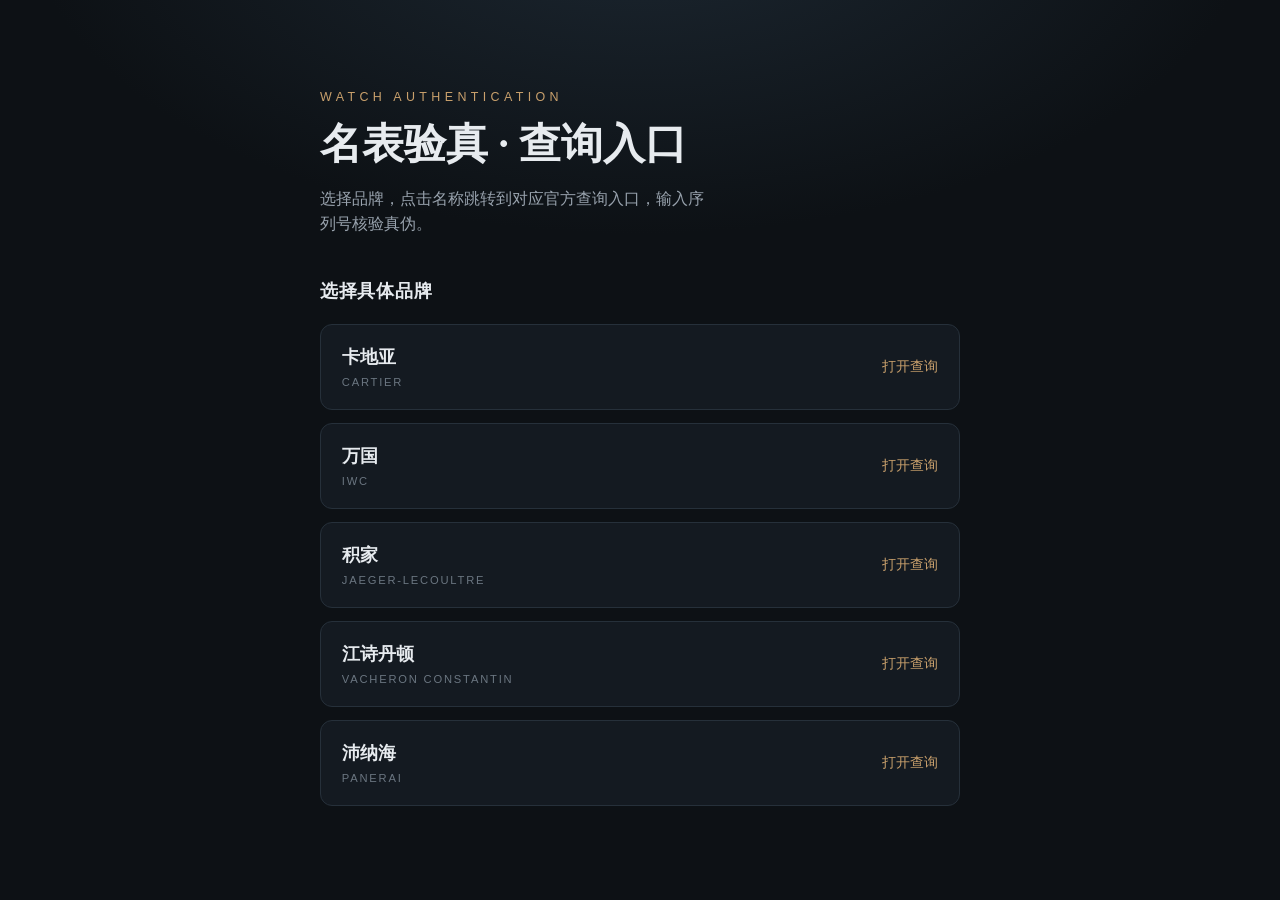
<file: sb/mbcx.html>
<!DOCTYPE html>
<html lang="zh-CN">
<head>
<meta charset="UTF-8">
<meta name="viewport" content="width=device-width, initial-scale=1.0">
<title>名表验真 · 查询入口</title>
<meta name="description" content="选择品牌，点击名称跳转到对应官方查询入口，输入序列号核验真伪。">
<link rel="preconnect" href="https://miaoda.feishu.cn">
<link rel="stylesheet" href="https://miaoda.feishu.cn/fonts/css2?family=Noto+Serif+SC:wght@500;700;900&family=Noto+Sans+SC:wght@300;400;500;700&display=swap">
<link rel="stylesheet" href="styles.css">
</head>
<body>
<main class="shell">
  <p class="eyebrow">WATCH AUTHENTICATION</p>
  <h1 class="title">名表验真 · 查询入口</h1>
  <p class="lead">选择品牌，点击名称跳转到对应官方查询入口，输入序列号核验真伪。</p>

  <section class="brands">
    <h2 class="section-title">选择具体品牌</h2>
    <div class="brand-list" id="brandList"></div>
  </section>
</main>

<script src="data.js"></script>
<script src="app.js"></script>
</body>
</html>
</file>
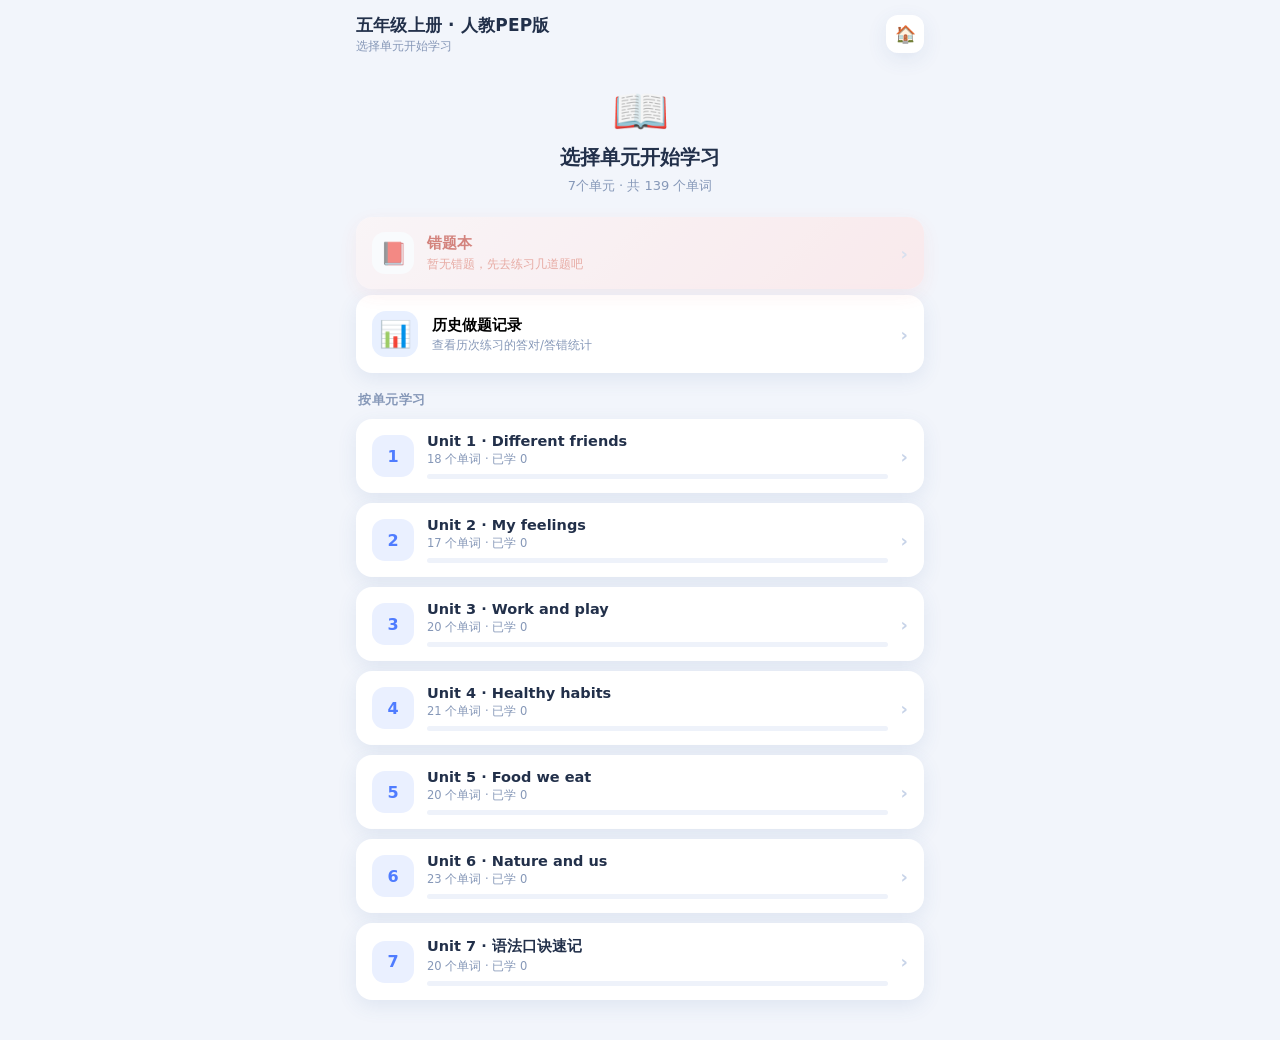
<file: xuexi/yingyu.html>
<!DOCTYPE html>
<html lang="zh-CN">
<head>
<meta charset="UTF-8">
<meta name="viewport" content="width=device-width,initial-scale=1,maximum-scale=1,user-scalable=no,viewport-fit=cover">
<meta name="theme-color" content="#4f7cff">
<meta name="apple-mobile-web-app-capable" content="yes">
<title>五年级上册 · 人教PEP版</title>
<link rel="manifest" href="data:application/json;charset=utf-8,%7B%22name%22%3A%22%E4%BA%94%E5%B9%B4%E7%BA%A7%E4%B8%8A%E5%86%8C%E5%8D%95%E8%AF%8D%E5%8D%A1%22%2C%22short_name%22%3A%22%E5%8D%95%E8%AF%8D%E5%8D%A1%22%2C%22start_url%22%3A%22.%2F%22%2C%22display%22%3A%22standalone%22%2C%22background_color%22%3A%22%23f2f5fb%22%2C%22theme_color%22%3A%22%234f7cff%22%2C%22icons%22%3A%5B%7B%22src%22%3A%22data%3Aimage%2Fsvg%2Bxml%2C%253Csvg%2520xmlns%253D%2527http%253A%2F%2Fwww.w3.org%2F2000%2Fsvg%2527%2520viewBox%253D%25270%25200%2520100%2520100%2527%253E%253Crect%2520width%253D%2527100%2527%2520height%253D%2527100%2527%2520rx%253D%252720%2527%2520fill%253D%2527%25234f7cff%2527%2F%253E%253Ctext%2520x%253D%252750%2527%2520y%253D%252768%2527%2520font-size%253D%252760%2527%2520text-anchor%253D%2527middle%2527%2520fill%253D%2527white%2527%253E%25F0%259F%2593%259A%253C%2Ftext%253E%253C%2Fsvg%253E%22%2C%22sizes%22%3A%22192x192%22%2C%22type%22%3A%22image%2Fsvg%2Bxml%22%7D%5D%7D">
<style>
*{margin:0;padding:0;box-sizing:border-box;-webkit-tap-highlight-color:transparent}
:root{
  --primary:#4f7cff;--primary-d:#3a63dd;--primary-l:#eaf0ff;
  --accent:#ff9f43;--ok:#26c281;--ok-l:#e6f9f1;--bad:#ee5253;--bad-l:#feecec;
  --bg:#f2f5fb;--card:#fff;--text:#22304a;--muted:#8698b8;--line:#e6ecf7;
  --shadow:0 6px 20px rgba(63,94,160,.10);
  --radius:20px;
}
html{height:100%}
body{
  font-family:-apple-system,BlinkMacSystemFont,"PingFang SC","Hiragino Sans GB","Microsoft YaHei",system-ui,sans-serif;
  background:var(--bg);color:var(--text);min-height:100%;overflow-x:hidden;
  -webkit-font-smoothing:antialiased;
}
#app{max-width:600px;margin:0 auto;min-height:100vh;display:flex;flex-direction:column;background:var(--bg)}
.hidden{display:none!important}
header{
  position:sticky;top:0;z-index:20;display:flex;align-items:center;gap:10px;
  padding:14px 16px 12px;background:rgba(242,245,251,.92);
  backdrop-filter:saturate(180%) blur(12px);-webkit-backdrop-filter:saturate(180%) blur(12px);
}
.icon-btn{
  width:38px;height:38px;flex:0 0 38px;border:none;border-radius:12px;background:#fff;
  color:var(--text);font-size:17px;cursor:pointer;box-shadow:var(--shadow);
  display:flex;align-items:center;justify-content:center;transition:transform .15s;
}
.icon-btn:active{transform:scale(.92)}
.header-txt{flex:1;min-width:0}
.header-txt h1{font-size:17px;font-weight:700;letter-spacing:.2px;white-space:nowrap;overflow:hidden;text-overflow:ellipsis}
.header-txt p{font-size:11.5px;color:var(--muted);margin-top:2px;white-space:nowrap;overflow:hidden;text-overflow:ellipsis}
main{flex:1;padding:4px 16px 40px}
.hero{text-align:center;padding:18px 0 22px}
.hero-emoji{font-size:46px;line-height:1;margin-bottom:10px;animation:float 3s ease-in-out infinite}
@keyframes float{0%,100%{transform:translateY(0)}50%{transform:translateY(-7px)}}
.hero h2{font-size:20px;font-weight:800;margin-bottom:6px}
.hero p{font-size:13px;color:var(--muted)}
.section-title{font-size:13px;font-weight:700;color:var(--muted);margin:18px 2px 10px;letter-spacing:.5px}
.unit-list{display:flex;flex-direction:column;gap:10px}
.unit-item{
  display:flex;align-items:center;gap:13px;background:#fff;border:none;border-radius:16px;
  padding:14px 16px;cursor:pointer;box-shadow:var(--shadow);transition:transform .15s;text-align:left;width:100%;
  font-family:inherit;
}
.unit-item:active{transform:scale(.98)}
.unit-badge{
  width:42px;height:42px;flex:0 0 42px;border-radius:13px;background:var(--primary-l);color:var(--primary);
  display:flex;align-items:center;justify-content:center;font-weight:800;font-size:16px;
}
.unit-info{flex:1;min-width:0}
.unit-info .t{font-size:14.5px;font-weight:700;color:var(--text)}
.unit-info .s{font-size:11.5px;color:var(--muted);margin-top:3px}
.unit-bar{height:5px;background:#eef2fa;border-radius:3px;margin-top:7px;overflow:hidden}
.unit-bar i{display:block;height:100%;background:linear-gradient(90deg,#4facfe,#4f7cff);border-radius:3px;transition:width .4s}
.unit-arrow{color:#c7d3e8;font-size:18px;font-weight:700}
.mode-list{display:flex;flex-direction:column;gap:11px}
.mode-item{
  display:flex;align-items:center;gap:14px;background:#fff;border:none;border-radius:16px;
  padding:16px;cursor:pointer;box-shadow:var(--shadow);transition:transform .15s;text-align:left;width:100%;
  font-family:inherit;
}
.mode-item:active{transform:scale(.98)}
.mode-emoji{font-size:26px;width:46px;height:46px;flex:0 0 46px;border-radius:14px;background:var(--primary-l);display:flex;align-items:center;justify-content:center}
.mode-item:nth-child(2) .mode-emoji{background:#fff2e3}
.mode-item:nth-child(3) .mode-emoji{background:#e8f8f1}
.mode-item:nth-child(4) .mode-emoji{background:#f3ecff}
.mode-item:nth-child(5) .mode-emoji{background:#ffecec}
.mode-info{flex:1}
.mode-info .t{font-size:14.5px;font-weight:700}
.mode-info .s{font-size:11.5px;color:var(--muted);margin-top:3px}
.study-top{display:flex;align-items:center;gap:10px;margin-bottom:16px}
.progress-wrap{flex:1;height:8px;background:#e6ecf7;border-radius:4px;overflow:hidden}
.progress-wrap i{display:block;height:100%;background:linear-gradient(90deg,#43cea2,#4f7cff);border-radius:4px;transition:width .35s}
.study-count{font-size:12.5px;font-weight:700;color:var(--muted);min-width:44px;text-align:right}
.flashcard{perspective:1400px;height:290px;cursor:pointer;margin-bottom:20px}
.fc-inner{position:relative;width:100%;height:100%;transform-style:preserve-3d;transition:transform .55s cubic-bezier(.4,.2,.2,1)}
.flashcard.flipped .fc-inner{transform:rotateY(180deg)}
.fc-face{
  position:absolute;inset:0;backface-visibility:hidden;-webkit-backface-visibility:hidden;
  border-radius:24px;display:flex;flex-direction:column;align-items:center;justify-content:center;
  padding:26px;box-shadow:0 10px 30px rgba(63,94,160,.14);background:#fff;
}
.fc-back{transform:rotateY(180deg);background:linear-gradient(160deg,#f7faff,#eef4ff)}
.fc-word{font-size:40px;font-weight:800;letter-spacing:-.5px;color:var(--text);word-break:break-word;text-align:center;line-height:1.15}
.fc-phonetic{font-size:16px;color:var(--muted);margin-top:12px;font-family:"Times New Roman",serif}
.fc-zh{font-size:34px;font-weight:800;color:var(--primary);text-align:center;line-height:1.25}
.fc-word-sm{font-size:17px;color:var(--muted);margin-top:12px;font-weight:600}
.fc-hint{position:absolute;bottom:18px;font-size:11.5px;color:#b6c4dc;letter-spacing:.5px}
.speak-btn{
  margin-top:16px;width:52px;height:52px;border-radius:50%;border:none;cursor:pointer;
  background:var(--primary-l);color:var(--primary);font-size:22px;display:flex;align-items:center;justify-content:center;
  transition:transform .15s;font-family:inherit;
}
.speak-btn:active{transform:scale(.9)}
.btn{
  border:none;border-radius:16px;padding:16px;font-size:15.5px;font-weight:700;cursor:pointer;
  font-family:inherit;transition:transform .15s;color:#fff;
}
.btn:active{transform:scale(.96)}
.btn-ok{background:linear-gradient(135deg,#3ddc97,#26c281);box-shadow:0 6px 18px rgba(38,194,129,.3)}
.btn-bad{background:linear-gradient(135deg,#ff7b7b,#ee5253);box-shadow:0 6px 18px rgba(238,82,83,.3)}
.btn-primary{background:linear-gradient(135deg,#6a92ff,#4f7cff);box-shadow:0 6px 18px rgba(79,124,255,.3);width:100%}
.btn-ghost{background:#fff;color:var(--text);box-shadow:var(--shadow)}
.quiz-q{text-align:center;margin-bottom:22px}
.quiz-q .label{font-size:12px;color:var(--muted);letter-spacing:1px;margin-bottom:10px}
.quiz-q .main{font-size:42px;font-weight:800;line-height:1.15;word-break:break-word}
.quiz-q .sub{font-size:15px;color:var(--muted);margin-top:8px}
.quiz-audio{
  width:92px;height:92px;border-radius:50%;border:none;cursor:pointer;margin:6px auto 0;
  background:linear-gradient(135deg,#8e7bff,#5a44e0);color:#fff;font-size:38px;
  display:flex;align-items:center;justify-content:center;box-shadow:0 10px 26px rgba(110,90,224,.35);
  transition:transform .15s;font-family:inherit;
}
.quiz-audio:active{transform:scale(.92)}
.opt-list{display:flex;flex-direction:column;gap:11px}
.opt{
  display:flex;align-items:center;gap:12px;background:#fff;border:2px solid transparent;border-radius:16px;
  padding:15px 17px;cursor:pointer;box-shadow:var(--shadow);font-size:16px;font-weight:600;
  font-family:inherit;color:var(--text);text-align:left;transition:all .2s;
}
.opt:active{transform:scale(.985)}
.opt .k{
  width:26px;height:26px;flex:0 0 26px;border-radius:8px;background:#eef2fa;color:var(--muted);
  display:flex;align-items:center;justify-content:center;font-size:12px;font-weight:800;
}
.opt.correct{border-color:var(--ok);background:var(--ok-l)}
.opt.correct .k{background:var(--ok);color:#fff}
.opt.wrong{border-color:var(--bad);background:var(--bad-l)}
.opt.wrong .k{background:var(--bad);color:#fff}
.opt[disabled]{cursor:default}
.spell-box{background:#fff;border-radius:22px;padding:26px 20px;box-shadow:var(--shadow);text-align:center;margin-bottom:20px}
.spell-zh{font-size:30px;font-weight:800;color:var(--primary);margin-bottom:8px}
.spell-ph{font-size:14px;color:var(--muted);font-family:"Times New Roman",serif;margin-bottom:20px}
.spell-input{
  width:100%;border:2.5px solid var(--line);border-radius:15px;padding:15px;font-size:20px;
  text-align:center;font-family:inherit;font-weight:700;color:var(--text);outline:none;transition:.2s;
  letter-spacing:1px;
}
.spell-input:focus{border-color:var(--primary);box-shadow:0 0 0 4px rgba(79,124,255,.12)}
.spell-input.correct{border-color:var(--ok);background:var(--ok-l);color:var(--ok)}
.spell-input.wrong{border-color:var(--bad);background:var(--bad-l);color:var(--bad)}
.spell-answer{font-size:15px;color:var(--muted);margin-top:14px;min-height:22px}
.spell-answer b{color:var(--ok);font-size:17px}
.result-wrap{text-align:center;padding:26px 0}
.result-emoji{font-size:64px;line-height:1;margin-bottom:14px}
.result-wrap h2{font-size:22px;font-weight:800;margin-bottom:8px}
.result-wrap .sub{font-size:13.5px;color:var(--muted);margin-bottom:24px}
.result-stats{display:grid;grid-template-columns:repeat(3,1fr);gap:11px;margin-bottom:22px}
.rstat{background:#fff;border-radius:16px;padding:16px 8px;box-shadow:var(--shadow)}
.rstat .n{font-size:24px;font-weight:800;line-height:1}
.rstat .l{font-size:11px;color:var(--muted);margin-top:6px}
.rstat.ok .n{color:var(--ok)}
.rstat.bad .n{color:var(--bad)}
.rstat.acc .n{color:var(--primary)}
.wrong-list{text-align:left;background:#fff;border-radius:18px;padding:6px 16px;box-shadow:var(--shadow);margin-bottom:20px;max-height:220px;overflow:auto}
.wrong-item{display:flex;align-items:center;justify-content:space-between;padding:12px 0;border-bottom:1px solid var(--line);gap:10px}
.wrong-item:last-child{border-bottom:none}
.wrong-item .en{font-size:15px;font-weight:700}
.wrong-item .zh{font-size:13px;color:var(--muted)}
.wrong-item .spk{border:none;background:var(--primary-l);color:var(--primary);width:32px;height:32px;border-radius:10px;cursor:pointer;font-size:14px;flex:0 0 32px}
.lesson-overlay{
  position:fixed;inset:0;background:rgba(34,48,74,.6);z-index:50;
  display:flex;align-items:center;justify-content:center;padding:20px;
  opacity:0;pointer-events:none;transition:opacity .25s;
  backdrop-filter:blur(4px);-webkit-backdrop-filter:blur(4px);
}
.lesson-overlay.show{opacity:1;pointer-events:auto}
.lesson-modal{
  background:#fff;border-radius:24px;width:100%;max-width:520px;
  max-height:80vh;display:flex;flex-direction:column;overflow:hidden;
  box-shadow:0 20px 50px rgba(34,48,74,.3);
  transform:scale(.95);transition:transform .25s;
}
.lesson-overlay.show .lesson-modal{transform:scale(1)}
.lesson-header{
  padding:18px 20px;border-bottom:1px solid var(--line);
  display:flex;align-items:center;justify-content:space-between;flex:0 0 auto;
}
.lesson-header h3{font-size:16px;font-weight:800}
.lesson-close{
  width:32px;height:32px;border:none;border-radius:10px;background:#f2f5fb;
  color:var(--muted);font-size:16px;cursor:pointer;font-family:inherit;
}
.lesson-body{padding:16px 20px;overflow-y:auto;flex:1}
.lesson-line{
  display:flex;gap:10px;padding:12px 0;border-bottom:1px dashed var(--line);
}
.lesson-line:last-child{border-bottom:none}
.lesson-line .who{
  flex:0 0 auto;font-size:12px;font-weight:800;color:var(--primary);
  background:var(--primary-l);padding:3px 8px;border-radius:8px;height:fit-content;min-width:52px;text-align:center;
}
.lesson-line .say{flex:1}
.lesson-line .en{font-size:15px;font-weight:600;color:var(--text);line-height:1.4}
.lesson-line .zh{font-size:12.5px;color:var(--muted);margin-top:3px;line-height:1.4}
.lesson-audio-item{
  display:flex;align-items:center;gap:12px;padding:13px 14px;margin:8px 0;
  background:#f7f9ff;border-radius:13px;cursor:pointer;transition:background .2s;
  border:1.5px solid transparent;
}
.lesson-audio-item:active{background:#eaf0ff}
.lesson-audio-item.playing{background:#e8f0ff;border-color:var(--primary)}
.lesson-audio-play{
  width:34px;height:34px;flex:0 0 34px;border-radius:50%;
  background:var(--primary);color:#fff;display:flex;align-items:center;justify-content:center;
  font-size:13px;
}
.lesson-audio-item.playing .lesson-audio-play{background:var(--ok)}
.lesson-audio-info{flex:1}
.lesson-audio-title{font-size:14.5px;font-weight:700;color:var(--text)}
.lesson-speak{
  border:none;background:var(--primary-l);color:var(--primary);width:28px;height:28px;
  border-radius:9px;cursor:pointer;font-size:13px;flex:0 0 28px;font-family:inherit;
}
.toast{
  position:fixed;left:50%;top:76px;transform:translateX(-50%) translateY(-16px);
  background:rgba(34,48,74,.94);color:#fff;padding:11px 20px;border-radius:14px;font-size:13.5px;
  font-weight:600;z-index:100;opacity:0;pointer-events:none;transition:.28s;backdrop-filter:blur(8px);
  max-width:86vw;text-align:center;
}
.toast.show{opacity:1;transform:translateX(-50%) translateY(0)}
.empty{text-align:center;padding:50px 20px;color:var(--muted);font-size:14px}
@keyframes pop{0%{transform:scale(.9);opacity:0}100%{transform:scale(1);opacity:1}}
.fade-in{animation:pop .3s ease}
.wrongbook-card{
  display:flex;align-items:center;gap:13px;width:100%;border:none;cursor:pointer;
  background:linear-gradient(135deg,#fff5f5,#ffe3e3);border-radius:16px;padding:15px 16px;
  box-shadow:0 6px 20px rgba(238,82,83,.12);transition:transform .15s;text-align:left;
  font-family:inherit;margin-bottom:6px;
}
.wrongbook-card:active{transform:scale(.98)}
.wb-emoji{
  width:42px;height:42px;flex:0 0 42px;border-radius:13px;background:#fff;color:#ee5253;
  display:flex;align-items:center;justify-content:center;font-size:22px;
}
.wb-info{flex:1;min-width:0}
.wb-info .t{font-size:15px;font-weight:800;color:#c0392b}
.wb-info .s{font-size:12px;color:#e07a6a;margin-top:3px}
.lesson-entry{
  display:flex;align-items:center;justify-content:center;gap:8px;width:100%;
  background:#fff;border:2px dashed #c7d3e8;border-radius:16px;padding:15px;
  cursor:pointer;font-family:inherit;font-size:14.5px;font-weight:700;color:var(--text);
  box-shadow:var(--shadow);transition:transform .15s;
}
.lesson-entry:active{transform:scale(.98)}
.history-overlay{
  position:fixed;inset:0;background:rgba(34,48,74,.6);z-index:70;
  display:flex;align-items:center;justify-content:center;padding:20px;
  opacity:0;pointer-events:none;transition:opacity .25s;
  backdrop-filter:blur(4px);-webkit-backdrop-filter:blur(4px);
}
.history-overlay.show{opacity:1;pointer-events:auto}
.history-modal{
  background:#fff;border-radius:24px;width:100%;max-width:520px;
  max-height:80vh;display:flex;flex-direction:column;overflow:hidden;
  box-shadow:0 20px 50px rgba(34,48,74,.3);
  transform:scale(.95);transition:transform .25s;
}
.history-overlay.show .history-modal{transform:scale(1)}
.history-header{
  padding:18px 20px;border-bottom:1px solid var(--line);
  display:flex;align-items:center;justify-content:space-between;
}
.history-header h3{font-size:16px;font-weight:800}
.history-close{
  width:32px;height:32px;border:none;border-radius:10px;background:#f2f5fb;
  color:var(--muted);font-size:16px;cursor:pointer;font-family:inherit;
}
.history-body{padding:12px 20px;overflow-y:auto;flex:1}
.history-item{
  display:flex;align-items:center;gap:12px;padding:13px 0;
  border-bottom:1px solid var(--line);
}
.history-item:last-child{border-bottom:none}
.hi-date{flex:0 0 62px}
.hi-date .d{font-size:13px;font-weight:800;color:var(--text)}
.hi-date .t{font-size:11px;color:var(--muted);margin-top:2px}
.hi-info{flex:1}
.hi-info .u{font-size:14px;font-weight:700}
.hi-info .m{font-size:11.5px;color:var(--muted);margin-top:2px}
.hi-score{flex:0 0 auto;text-align:right}
.hi-score .n{font-size:15px;font-weight:800}
.hi-score .n.ok{color:var(--ok)}
.hi-score .n.bad{color:var(--bad)}
.hi-score .l{font-size:10.5px;color:var(--muted)}
.history-empty{text-align:center;padding:40px 20px;color:var(--muted);font-size:14px}
.as-overlay{
  position:fixed;inset:0;background:rgba(34,48,74,.6);z-index:60;
  display:flex;align-items:flex-end;justify-content:center;
  opacity:0;pointer-events:none;transition:opacity .25s;
  backdrop-filter:blur(4px);-webkit-backdrop-filter:blur(4px);
}
.as-overlay.show{opacity:1;pointer-events:auto}
.as-modal{
  background:#fff;border-radius:24px 24px 0 0;width:100%;max-width:560px;
  max-height:80vh;display:flex;flex-direction:column;overflow:hidden;
  transform:translateY(100%);transition:transform .25s;
  padding:20px 20px 28px;
}
.as-overlay.show .as-modal{transform:translateY(0)}
.as-header{display:flex;align-items:center;justify-content:space-between;margin-bottom:14px}
.as-header h3{font-size:16px;font-weight:800}
.as-close{
  width:32px;height:32px;border:none;border-radius:10px;background:#f2f5fb;
  color:var(--muted);font-size:16px;cursor:pointer;font-family:inherit;
}
.as-stats{display:flex;gap:10px;margin-bottom:16px}
.as-stat{
  flex:1;text-align:center;padding:10px;border-radius:12px;background:#f7f9fd;
}
.as-stat .n{font-size:20px;font-weight:800;line-height:1}
.as-stat .l{font-size:11px;color:var(--muted);margin-top:4px}
.as-stat.ok .n{color:var(--ok)}
.as-stat.bad .n{color:var(--bad)}
.as-stat.todo .n{color:var(--muted)}
.as-grid{
  display:grid;grid-template-columns:repeat(6,1fr);gap:10px;
  overflow-y:auto;padding-bottom:8px;
}
.as-item{
  aspect-ratio:1;border:none;border-radius:12px;cursor:pointer;
  background:#eef2fa;color:var(--text);font-size:15px;font-weight:700;
  font-family:inherit;transition:transform .1s;
  display:flex;align-items:center;justify-content:center;
}
.as-item:active{transform:scale(.92)}
.as-item.right{background:var(--ok);color:#fff}
.as-item.wrong{background:var(--bad);color:#fff}
.as-item.todo{background:#f39c12;color:#fff}
.as-item.current{outline:3px solid var(--primary);outline-offset:1px}
.as-legend{
  display:flex;gap:16px;justify-content:center;margin-top:16px;
  font-size:12px;color:var(--muted);
}
.as-legend span{display:flex;align-items:center;gap:5px}
.as-dot{width:10px;height:10px;border-radius:3px;display:inline-block}
.study-swipe-hint{
  text-align:center;font-size:11.5px;color:#b6c4dc;margin-top:14px;letter-spacing:.5px;
}
</style>
</head>
<body>
<div id="app">
  <header>
    <button id="backBtn" class="icon-btn hidden" aria-label="返回">←</button>
    <div class="header-txt">
      <h1 id="hTitle">五年级上册 · 人教PEP版</h1>
      <p id="hSub">选择单元开始学习</p>
    </div>
    <button id="homeBtn" class="icon-btn" aria-label="首页">🏠</button>
  </header>
  <main id="main"></main>
</div>
<div class="toast" id="toast"></div>
<div class="history-overlay" id="historyOverlay">
  <div class="history-modal">
    <div class="history-header">
      <h3>📊 历史做题记录</h3>
      <button class="history-close" data-action="close-history">✕</button>
    </div>
    <div class="history-body" id="historyBody"></div>
  </div>
</div>
<div class="as-overlay" id="asOverlay">
  <div class="as-modal">
    <div class="as-header">
      <h3>答题卡</h3>
      <button class="as-close" data-action="close-as">✕</button>
    </div>
    <div class="as-stats" id="asStats"></div>
    <div class="as-grid" id="asGrid"></div>
    <div class="as-legend">
      <span><i class="as-dot" style="background:#26c281"></i>答对</span>
      <span><i class="as-dot" style="background:#ee5253"></i>答错</span>
      <span><i class="as-dot" style="background:#f39c12"></i>未答</span>
      <span><i class="as-dot" style="background:#4f7cff"></i>当前</span>
    </div>
  </div>
</div>
<div class="lesson-overlay" id="lessonOverlay">
  <div class="lesson-modal">
    <div class="lesson-header">
      <h3 id="lessonTitle">课文原文</h3>
      <button class="lesson-close" data-action="close-lesson">✕</button>
    </div>
    <div class="lesson-body" id="lessonBody"></div>
  </div>
</div>
<script>
/* =========================================================
   五年级上册 人教PEP版（2024新教材）完整词库
   ========================================================= */
const WORD_DATA = {
"5上": {
  1: [
    ["team","(游戏或运动的)队；(一起工作的)组，班","/tiːm/"],
    ["player","运动员；参赛选手","/ˈpleɪə(r)/"],
    ["him","他","/hɪm/"],
    ["lovely","美丽的；优美的","/ˈlʌvli/"],
    ["clever","聪明的；聪颖的","/ˈklevə(r)/"],
    ["young","幼小的；年轻的","/jʌŋ/"],
    ["hard-working","工作努力的；辛勤的","/ˌhɑːd ˈwɜːkɪŋ/"],
    ["science","科学；自然科学","/ˈsaɪəns/"],
    ["robot","机器人","/ˈrəʊbɒt/"],
    ["jump","跳；跃","/dʒʌmp/"],
    ["rope","绳；粗绳","/rəʊp/"],
    ["piano","钢琴","/piˈænəʊ/"],
    ["chess","国际象棋","/tʃes/"],
    ["front","前部","/frʌnt/"],
    ["easy","容易的；轻易的","/ˈiːzi/"],
    ["star","歌唱(或表演)明星","/stɑː(r)/"],
    ["wonderful","令人赞叹的；精彩的；绝妙的","/ˈwʌndəfl/"],
    ["Australia","澳大利亚","/ɒˈstreɪliə/"]
  ],
  2: [
    ["sad","悲哀的；难过的","/sæd/"],
    ["matter","事情；问题","/ˈmætə(r)/"],
    ["project","项目；方案","/ˈprɒdʒekt/"],
    ["centre","中心","/ˈsentə(r)/"],
    ["agree","同意；赞成","/əˈɡriː/"],
    ["finish","完成；做好","/ˈfɪnɪʃ/"],
    ["worried","担心的；担忧的","/ˈwʌrid/"],
    ["both","两者","/bəʊθ/"],
    ["excited","激动的；兴奋的","/ɪkˈsaɪtɪd/"],
    ["wrong","错误的","/rɒŋ/"],
    ["angry","愤怒的；生气的","/ˈæŋɡri/"],
    ["afraid","担心；害怕","/əˈfreɪd/"],
    ["parent","父亲；母亲","/ˈpeərənt/"],
    ["ask","问；询问","/ɑːsk/"],
    ["laugh","笑","/lɑːf/"],
    ["move","搬家；移动","/muːv/"],
    ["yours","您的(用于书信结尾的签名前)","/jɔːz/"]
  ],
  3: [
    ["Wednesday","星期三","/ˈwenzdeɪ/"],
    ["subject","科目；学科","/ˈsʌbdʒɪkt/"],
    ["Tuesday","星期二","/ˈtjuːzdeɪ/"],
    ["Friday","星期五","/ˈfraɪdeɪ/"],
    ["because","因为","/bɪˈkɒz/"],
    ["Monday","星期一","/ˈmʌndeɪ/"],
    ["Thursday","星期四","/ˈθɜːzdeɪ/"],
    ["start","开始","/stɑːt/"],
    ["usually","通常地；经常地","/ˈjuːʒuəli/"],
    ["weekend","周末","/ˌwiːkˈend/"],
    ["sometimes","有时；间或","/ˈsʌmtaɪmz/"],
    ["Saturday","星期六","/ˈsætədeɪ/"],
    ["Sunday","星期日","/ˈsʌndeɪ/"],
    ["lesson","课；一节课","/ˈlesn/"],
    ["evening","晚上；傍晚","/ˈiːvnɪŋ/"],
    ["answer","答复；回答","/ˈɑːnsə(r)/"],
    ["ping-pong","乒乓球","/ˈpɪŋpɒŋ/"],
    ["night","夜；夜晚","/naɪt/"],
    ["visit","看望；拜访；参观","/ˈvɪzɪt/"],
    ["grandparent","祖父；祖母；外祖父；外祖母","/ˈɡrænpeərənt/"]
  ],
  4: [
    ["stay","待；保持；继续是","/steɪ/"],
    ["should","(提出或征询建议)该，可以","/ʃʊd/"],
    ["flu","流行性感冒；流感","/fluː/"],
    ["else","其他的；别的","/els/"],
    ["exercise","锻炼；训练；操练","/ˈeksəsaɪz/"],
    ["enough","足够的；充足的；充分的","/ɪˈnʌf/"],
    ["if","如果；假若；倘若","/ɪf/"],
    ["habit","习惯","/ˈhæbɪt/"],
    ["house","房子","/haʊs/"],
    ["show","(电视或广播)节目","/ʃəʊ/"],
    ["phone","电话；电话机","/fəʊn/"],
    ["then","那么；因此；既然如此","/ðen/"],
    ["rest","休息；放松","/rest/"],
    ["take care of","爱护；照顾","/teɪk keə(r) ɒv/"],
    ["check","查看；查明","/tʃek/"],
    ["less","(与不可数名词连用)较少的，更少的","/les/"],
    ["brush","(用刷子)刷净，刷亮，刷平顺","/brʌʃ/"],
    ["tooth","牙；齿","/tuːθ/"],
    ["twice","两次；两遍","/twaɪs/"],
    ["hour","小时","/ˈaʊə(r)/"],
    ["free","没有安排活动的；空闲的","/friː/"]
  ],
  5: [
    ["hungry","感到饿的","/ˈhʌŋɡri/"],
    ["beef","牛肉","/biːf/"],
    ["ice cream","(一份)冰激凌","/ˌaɪs ˈkriːm/"],
    ["little","少许；一点","/ˈlɪtl/"],
    ["dumpling","饺子；汤圆","/ˈdʌmplɪŋ/"],
    ["tea","茶叶；茶；茶水","/tiː/"],
    ["hamburger","汉堡包；汉堡牛肉饼","/ˈhæmbɜːɡə(r)/"],
    ["Mrs","(用于女子的姓氏或姓名前)太太，夫人","/ˈmɪsɪz/"],
    ["coconut","椰子","/ˈkəʊkənʌt/"],
    ["interesting","有趣的；有吸引力的","/ˈɪntrəstɪŋ/"],
    ["seed","种子；籽","/siːd/"],
    ["pull","拔出；抽出","/pʊl/"],
    ["stem","(花草的)茎；(花或叶的)梗，柄","/stem/"],
    ["root","根；根茎","/ruːt/"],
    ["lotus","莲属植物","/ˈləʊtəs/"],
    ["lake","湖；湖泊","/leɪk/"],
    ["world","世界；地球；天下","/wɜːld/"],
    ["round","圆形的；环形的；球形的","/raʊnd/"],
    ["different","不同的；有区别的；有差异的","/ˈdɪfrənt/"],
    ["way","方法；手段；途径；方式","/weɪ/"]
  ],
  6: [
    ["river","河；江","/ˈrɪvə(r)/"],
    ["nature","自然界；大自然","/ˈneɪtʃə(r)/"],
    ["waterfall","瀑布","/ˈwɔːtəfɔːl/"],
    ["forest","森林；林区","/ˈfɒrɪst/"],
    ["famous","著名的；出名的","/ˈfeɪməs/"],
    ["mountain","高山；山岳","/ˈmaʊntən/"],
    ["wind","风；气流","/wɪnd/"],
    ["trip","(尤指短程往返的)旅行，旅游，出行","/trɪp/"],
    ["dangerous","有危险的；不安全的","/ˈdeɪndʒərəs/"],
    ["heavy","程度大的；严重的","/ˈhevi/"],
    ["hotel","旅馆；旅社","/həʊˈtel/"],
    ["close","关；关闭；闭上","/kləʊz/"],
    ["umbrella","伞；雨伞","/ʌmˈbrelə/"],
    ["raincoat","雨衣","/ˈreɪnkəʊt/"],
    ["worry","担心；担忧；发愁","/ˈwʌri/"],
    ["fine","晴朗的","/faɪn/"],
    ["fog","雾","/fɒɡ/"],
    ["flood","洪水；水灾","/flʌd/"],
    ["fire","火；火灾","/ˈfaɪə(r)/"],
    ["know","知道；了解","/nəʊ/"],
    ["before","在……之前","/bɪˈfɔː(r)/"],
    ["go hiking","徒步旅行","/ˌɡəʊ ˈhaɪkɪŋ/"],
    ["bring","带……到某处；带来；取来","/brɪŋ/"]
  ],
  7: [
    ["I'm = I am（我是）","口诀：I 和 am 是铁哥们，永远在一起。例：I'm Mike. I'm happy.",""],
    ["can（能、会）","口诀：不管是谁，can 后面都跟动词原形（不加 s）。例：I can share. She can read. We can play.",""],
    ["he / she（他/她）","口诀：男的用 he，女的用 she。例：He is my brother. She is my sister.",""],
    ["this / that（这个/那个）","口诀：近的用 this，远的用 that。例：This is my book. That is your bag.",""],
    ["be动词：am/is/are","口诀：I 用 am，you 用 are，is 连着 he/she/it；单数名词用 is，复数名词用 are。例：I am happy. She is tall. They are friends.",""],
    ["have / has（有）","口诀：我、你、多个人用 have；他、她、它、单个用 has。例：I have a pen. She has long hair.",""],
    ["一般疑问句（用“吗”问）","口诀：用 Do 问，用 do 答。例：Do you like apples? — Yes, I do.",""],
    ["There is / There are（有）","口诀：一个或不可数用 There is，多个用 There are。例：There is a cat. There are three cats.",""],
    ["现在进行时（正在做）","口诀：正在做 = be动词(am/is/are) + 动词ing。例：I am reading. She is singing.",""],
    ["位置词：in/on/under/near","口诀：in 里面，on 上面，under 下面，near 旁边。例：The book is on the desk.",""],
    ["祈使句（命令或请求）","口诀：直接说动词就是请你做，Don't + 动词就是请不要做。例：Sit down. Don't run.",""],
    ["单数变复数（一个变多个）","口诀：大多数加 s；以 s/x/sh/ch 结尾加 es。例：cat→cats，box→boxes。",""],
    ["第三人称单数动词变化（他/她/它做）","口诀：主语是 he/she/it 或单个人，动词加 s；以 o/s/x/sh/ch 结尾加 es；辅音+y 变 y 为 i 再加 es。例：He reads books. She goes to school. My father studies English.",""],
    ["like + 动词ing（喜欢做某事）","口诀：喜欢做，like 后面跟 -ing；主语三单时 like 要加 s（likes）。例：I like swimming. She likes drawing.",""],
    ["would like（想要）","口诀：想要 = would like，后接 to+动词原形或直接接名词；问句用 What would you like? 例：I would like some milk. She would like to play.",""],
    ["一般将来时 be going to（打算做）","口诀：打算做 = be going to + 动词原形，表示将来的计划。例：I am going to visit my grandma. They are going to play football.",""],
    ["现在进行时加深（动词ing变化规则）","口诀：一般直接加 ing；以不发音 e 结尾去 e 加 ing；重读闭音节双写末字母加 ing。例：make→making，run→running，swim→swimming。",""],
    ["现在进行时 vs 一般现在时（对比）","口诀：now / listen / look 用进行时（正在做）；every day / always 用一般现在时（经常做）。例：I read books every day.（一般）I am reading now.（进行）",""],
    ["特殊疑问词（问什么、哪儿、谁、怎么）","口诀：what 问事物，where 问地点，who 问人物，when 问时间，why 问原因，how 问方式。例：What is this? Where is my pen? Who is that boy?",""],
    ["介词后动词加 ing","口诀：at 是介词，后面出现动词要加 ing。例：He is good at swimming.（他擅长游泳。）",""]
  ]
}
};
const UNIT_TITLES = {
 "5上":[
   "Different friends",
   "My feelings",
   "Work and play",
   "Healthy habits",
   "Food we eat",
   "Nature and us",
   "语法口诀速记"
 ]
};
const LESSON_DATA = {
  "5上": {
    1: [
      ["Zhang Peng", "Hello! I'm Zhang Peng. I'm from China.", "你好！我是张鹏。我来自中国。"],
      ["Oliver", "Hi, I'm Oliver. I'm from the UK.", "嗨，我是奥利弗。我来自英国。"],
      ["Zhang Peng", "Nice to meet you, Oliver. Do you have any friends here?", "很高兴认识你，奥利弗。你在这里有朋友吗？"],
      ["Oliver", "Yes, I have a good friend. He is tall and strong.", "是的，我有一个好朋友。他又高又壮。"],
      ["Zhang Peng", "What's his name?", "他叫什么名字？"],
      ["Oliver", "His name is Mike. He is hard-working and helpful.", "他叫迈克。他很勤奋，也很乐于助人。"]
    ],
    2: [
      ["Amy", "You look sad today. What's the matter?", "你今天看起来很难过。怎么了？"],
      ["Sarah", "I can't finish my science project. It's too hard.", "我完成不了我的科学项目。太难了。"],
      ["Amy", "Don't be worried. I can help you.", "别担心。我可以帮你。"],
      ["Sarah", "Thank you! That's very kind of you.", "谢谢你！你真好。"],
      ["Amy", "We are friends. We should help each other.", "我们是朋友。我们应该互相帮助。"],
      ["Sarah", "You're right. I feel better now.", "你说得对。我现在感觉好多了。"]
    ],
    3: [
      ["Mike", "What's your favourite subject, Wu Binbin?", "你最喜欢的科目是什么，吴彬彬？"],
      ["Wu Binbin", "My favourite subject is science. Because it's interesting.", "我最喜欢的科目是科学。因为它很有趣。"],
      ["Mike", "When do you have science?", "你什么时候上科学课？"],
      ["Wu Binbin", "I have science on Monday and Wednesday.", "我星期一和星期三有科学课。"],
      ["Mike", "What do you usually do at the weekend?", "你周末通常做什么？"],
      ["Wu Binbin", "I usually play ping-pong and read books.", "我通常打乒乓球和看书。"]
    ],
    4: [
      ["Doctor", "What's wrong with you, young man?", "你怎么了，年轻人？"],
      ["Oliver", "I have a headache and a fever. I feel terrible.", "我头疼还发烧。我感觉很不舒服。"],
      ["Doctor", "You have the flu. You should stay at home and have a rest.", "你得了流感。你应该待在家里休息。"],
      ["Oliver", "What else should I do?", "我还应该做什么？"],
      ["Doctor", "You should drink more water and take some medicine.", "你应该多喝水，吃点药。"],
      ["Oliver", "Thank you, doctor.", "谢谢你，医生。"],
      ["Doctor", "You're welcome. Take care of yourself.", "不客气。照顾好自己。"]
    ],
    5: [
      ["Oliver", "I'm hungry, Mum. What do we eat today?", "我饿了，妈妈。我们今天吃什么？"],
      ["Mum", "We have beef noodles and dumplings. What would you like?", "我们有牛肉面和水饺。你想吃什么？"],
      ["Oliver", "I'd like some dumplings, please. They are delicious!", "我想要一些水饺。它们很好吃！"],
      ["Mum", "OK. Would you like some tea?", "好的。你想喝点茶吗？"],
      ["Oliver", "Yes, please. I'm thirsty.", "好的，谢谢。我渴了。"],
      ["Mum", "Here you are. Enjoy your meal!", "给你。慢慢吃！"]
    ],
    6: [
      ["Mike's dad", "Wow! That lake is really lovely!", "哇！那个湖真可爱！"],
      ["Mr Liu", "Yes. There are also many rivers in the nature park.", "是的。自然公园里还有很多河流。"],
      ["Mike's dad", "Is there a waterfall in the forest?", "森林里有瀑布吗？"],
      ["Mr Liu", "Yes, there is. You'll see a beautiful one today!", "是的，有。你今天会看到一个美丽的瀑布！"],
      ["Mike", "Great! Are there any famous mountains in the nature park?", "太棒了！自然公园里有著名的山吗？"],
      ["Mr Liu", "Yes, there are. We'll visit one tomorrow. There are many flowers too. And there are rabbits!", "是的，有。我们明天去参观一座。那里也有很多花。还有兔子！"],
      ["Mike", "That's great!", "太棒了！"],
      ["Mike", "Are there any waterfalls in the park?", "公园里有瀑布吗？"],
      ["Mr Liu", "Yes. There are some beautiful waterfalls.", "是的。有一些美丽的瀑布。"],
      ["Mr Liu", "I'm sorry. The wind is very strong outside. We can't go on our trip this morning.", "对不起。外面的风很大。我们今天早上去不了旅行了。"],
      ["Mike's mum", "I agree. Strong winds are often dangerous.", "我同意。强风通常很危险。"],
      ["Mike's dad", "There will be heavy rain in the afternoon too. Mike, stay in the hotel with Mum and close the windows. I'll go to buy some umbrellas and raincoats.", "下午也会有大雨。迈克，和妈妈待在酒店里，关好窗户。我去买些雨伞和雨衣。"],
      ["Mike's mum", "There is a small shop in the hotel. You can buy them there.", "酒店里有一个小商店。你可以在那里买到。"],
      ["Mike's dad", "OK.", "好的。"],
      ["Mr Liu", "Please don't worry! It'll be a fine day tomorrow.", "请不要担心！明天会是个好天气。"],
      ["Mike", "Is there any bad weather here in summer?", "这里夏天有恶劣天气吗？"],
      ["Mr Liu", "Yes. There is heavy rain. Sometimes there are floods.", "是的。有大雨。有时候会有洪水。"],
      ["Weather Reporter", "Good morning! This is the world weather report. In London, there will be heavy rain today. Tomorrow, it will be cloudy. You can go outside and enjoy the cool weather! ...", "早上好！这是世界天气预报。在伦敦，今天将有大雨。明天，天气多云。你可以出去享受凉爽的天气！..."]
    ],
    7: [
      ["I'm = I am（我是）", "口诀：I 和 am 是铁哥们，永远在一起。", "例：I'm Mike. I'm happy."],
      ["can（能、会）", "口诀：不管是谁，can 后面都跟动词原形（不加 s）。", "例：I can share. She can read. We can play."],
      ["he / she（他/她）", "口诀：男的用 he，女的用 she。", "例：He is my brother. She is my sister."],
      ["this / that（这个/那个）", "口诀：近的用 this，远的用 that。", "例：This is my book. That is your bag."],
      ["be动词：am/is/are", "口诀：I 用 am，you 用 are，is 连着 he/she/it；单数名词用 is，复数名词用 are。", "例：I am happy. She is tall. They are friends."],
      ["have / has（有）", "口诀：我、你、多个人用 have；他、她、它、单个用 has。", "例：I have a pen. She has long hair."],
      ["一般疑问句（用“吗”问）", "口诀：用 Do 问，用 do 答。", "例：Do you like apples? — Yes, I do."],
      ["There is / There are（有）", "口诀：一个或不可数用 There is，多个用 There are。", "例：There is a cat. There are three cats."],
      ["现在进行时（正在做）", "口诀：正在做 = be动词(am/is/are) + 动词ing。", "例：I am reading. She is singing."],
      ["位置词：in/on/under/near", "口诀：in 里面，on 上面，under 下面，near 旁边。", "例：The book is on the desk."],
      ["祈使句（命令或请求）", "口诀：直接说动词就是请你做，Don't + 动词就是请不要做。", "例：Sit down. Don't run."],
      ["单数变复数（一个变多个）", "口诀：大多数加 s；以 s/x/sh/ch 结尾加 es。", "例：cat→cats，box→boxes。"],
      ["第三人称单数动词变化（他/她/它做）", "口诀：主语是 he/she/it 或单个人，动词加 s；o/s/x/sh/ch 结尾加 es；辅音+y 变 y 为 i 再加 es。", "例：He reads books. She goes to school. My father studies English."],
      ["like + 动词ing（喜欢做某事）", "口诀：喜欢做，like 后面跟 -ing；主语三单时 like 要加 s。", "例：I like swimming. She likes drawing."],
      ["would like（想要）", "口诀：想要 = would like，后接 to+动词原形或直接接名词；问句用 What would you like?", "例：I would like some milk. She would like to play."],
      ["一般将来时 be going to（打算做）", "口诀：打算做 = be going to + 动词原形，表示将来的计划。", "例：I am going to visit my grandma. They are going to play football."],
      ["现在进行时加深（动词ing变化规则）", "口诀：一般直接加 ing；以不发音 e 结尾去 e 加 ing；重读闭音节双写末字母加 ing。", "例：make→making，run→running，swim→swimming。"],
      ["现在进行时 vs 一般现在时（对比）", "口诀：now / listen / look 用进行时；every day / always 用一般现在时。", "例：I read books every day.（一般）I am reading now.（进行）"],
      ["特殊疑问词（问什么、哪儿、谁、怎么）", "口诀：what 问事物，where 问地点，who 问人物，when 问时间，why 问原因，how 问方式。", "例：What is this? Where is my pen? Who is that boy?"],
      ["介词后动词加 ing", "口诀：at 是介词，后面出现动词要加 ing。", "例：He is good at swimming.（他擅长游泳。）"]
    ]
  }
};
/* =========================================================
   本地音频路径映射（与 audio/ 目录下的 MP3 一一对应）
   上传 GitHub 时，请把 audio 文件夹和本 HTML 放在同一目录
   ========================================================= */
function safeAudioName(word) {
  return String(word).replace(/[\\/:*?"<>|]/g, '_').trim();
}
function getAudioBase() {
  const path = location.pathname;
  const idx = path.lastIndexOf('/');
  const dir = idx >= 0 ? path.substring(0, idx + 1) : '/';
  return dir + 'audio/';
}
const AUDIO_BASE = getAudioBase();
function buildAudioMap() {
  const map = {};
  for (const sem in WORD_DATA) {
    const units = WORD_DATA[sem] || {};
    for (const u in units) {
      units[u].forEach((item, idx) => {
        const en = item[0];
        const fname = String(idx + 1).padStart(2, '0') + '_' + safeAudioName(en) + '.mp3';
        map[en.toLowerCase()] = AUDIO_BASE + 'Unit' + u + '/' + encodeURIComponent(fname);
      });
    }
  }
  return map;
}
const AUDIO_MAP = buildAudioMap();
function buildLessonAudioMap() {
  const map = {};
  for (const u in LESSON_BOOK) {
    const parts = LESSON_BOOK[u];
    for (const part in parts) {
      parts[part].forEach((line, idx) => {
        const fname = part + '_' + String(idx + 1).padStart(2, '0') + '.mp3';
        map[line[1].trim().toLowerCase()] = AUDIO_BASE + 'lessons/Unit' + u + '/' + fname;
      });
    }
  }
  return map;
}

/* =========================================================
   课文音频分区（2026秋人教PEP版官方录音）
   ========================================================= */
const LESSON_SECTIONS = {
  1: {
    A: [
      {t:"Let's talk",            f:"02_A_talk.mp3"},
      {t:"Listen, repeat and chant", f:"03_A_chant.mp3"},
      {t:"Read and say",          f:"04_A_read.mp3"},
      {t:"Listen, write and say", f:"05_A_write.mp3"},
    ],
    B: [
      {t:"Let's talk",            f:"06_B_talk.mp3"},
      {t:"Read and write",        f:"07_B_read.mp3"},
    ],
  },
  2: {
    A: [
      {t:"Let's talk",            f:"02_A_talk.mp3"},
      {t:"Listen, repeat and chant", f:"03_A_chant.mp3"},
      {t:"Read and say",          f:"04_A_read.mp3"},
      {t:"Listen, write and say", f:"05_A_write.mp3"},
    ],
    B: [
      {t:"Let's talk",            f:"06_B_talk.mp3"},
      {t:"Read and write",        f:"07_B_read.mp3"},
    ],
  },
  3: {
    A: [
      {t:"Let's talk",            f:"02_A_talk.mp3"},
      {t:"Listen, repeat and chant", f:"03_A_chant.mp3"},
      {t:"Read and say",          f:"04_A_read.mp3"},
      {t:"Listen, write and say", f:"05_A_write.mp3"},
    ],
    B: [
      {t:"Let's talk",            f:"06_B_talk.mp3"},
      {t:"Read and write",        f:"07_B_read.mp3"},
    ],
  },
  4: {
    A: [
      {t:"Let's talk",            f:"02_A_talk.mp3"},
      {t:"Listen, repeat and chant", f:"03_A_chant.mp3"},
      {t:"Read and say",          f:"04_A_read.mp3"},
      {t:"Listen, write and say", f:"05_A_write.mp3"},
    ],
    B: [
      {t:"Let's talk",            f:"06_B_talk.mp3"},
      {t:"Listen, write and role-play", f:"07_B_roleplay.mp3"},
      {t:"Read and write",        f:"08_B_read.mp3"},
    ],
  },
  5: {
    A: [
      {t:"Let's talk",            f:"02_A_talk.mp3"},
      {t:"Listen, repeat and chant", f:"03_A_chant.mp3"},
      {t:"Read and say",          f:"04_A_read.mp3"},
      {t:"Listen, write and say", f:"05_A_write.mp3"},
    ],
    B: [
      {t:"Let's talk",            f:"06_B_talk.mp3"},
      {t:"Read and write",        f:"07_B_read.mp3"},
    ],
  },
  6: {
    A: [
      {t:"Let's talk",            f:"02_A_talk.mp3"},
      {t:"Listen and repeat",     f:"03_A_repeat.mp3"},
      {t:"Read and say",          f:"04_A_read.mp3"},
      {t:"Listen, write and say", f:"05_A_write.mp3"},
    ],
    B: [
      {t:"Let's talk",            f:"06_B_talk.mp3"},
      {t:"Listen, write and say", f:"07_B_write.mp3"},
      {t:"Read and write",        f:"08_B_read.mp3"},
    ],
  },
};
/* =========================================================
   课文内容（2026秋人教PEP版，按板块分组）
   ========================================================= */
const LESSON_BOOK = {
  1: {
    A_talk: [
      ["Miss White", "Hi, class. You'll have a new classmate. He's from Australia. His name is Oliver.", "嗨，同学们。你们将有一位新同学。他来自澳大利亚。他叫奥利弗。"],
      ["Mike", "What's he like?", "他长什么样？"],
      ["Miss White", "He's tall and strong.", "他又高又壮。"],
      ["Zhang Peng", "Is he good at football?", "他擅长踢足球吗？"],
      ["Miss White", "Yes, I think he is. He can run very fast.", "是的，我觉得他擅长。他跑得很快。"],
      ["Zhang Peng", "Great! Our football team needs more players.", "太好了！我们足球队需要更多队员。"],
      ["Miss White", "Oliver can't speak Chinese. Would you like to help him, Zhang Peng?", "奥利弗不会说中文。张鹏，你愿意帮助他吗？"],
      ["Zhang Peng", "Sure!", "当然！"],
    ],
    A_learn: [
      ["例句", "Chen Jie is lovely.", "陈洁很可爱。"],
      ["例句", "She is also clever.", "她还很聪明。"],
      ["例句", "She is young. She helps a lot at home.", "她年纪小，在家经常帮忙。"],
      ["例句", "She is hard-working. She loves going to school.", "她很勤奋，热爱上学。"],
      ["Oliver", "What's Chen Jie like?", "陈洁是什么样的人？"],
      ["Amy", "She's lovely.", "她很可爱。"],
      ["Oliver", "Is she hard-working?", "她勤奋吗？"],
      ["Amy", "Yes, she is.", "是的。"],
    ],
    B_talk: [
      ["Binbin", "The Science and Art Festival is in two weeks.", "科学艺术节还有两周就到了。"],
      ["Sarah", "Yes. What can you do for the festival?", "对。你能为艺术节做什么？"],
      ["Binbin", "I can make a robot.", "我会做机器人。"],
      ["Oliver", "Oh! I like making robots too. We can work together.", "哦！我也喜欢做机器人。我们可以一起做。"],
      ["Binbin", "Great! Can you make robots, Sarah?", "太好了！你会做机器人吗，萨拉？"],
      ["Sarah", "No, I can't.", "不，我不会。"],
      ["Oliver", "What can you do?", "你会做什么？"],
      ["Sarah", "I can dance.", "我会跳舞。"],
      ["Oliver", "That's great!", "太棒了！"],
    ],
    B_learn: [
      ["例句", "Robin is Binbin's robot. He can jump rope.", "罗宾是彬彬的机器人。他会跳绳。"],
      ["例句", "He can play the piano.", "他会弹钢琴。"],
      ["例句", "He can play Chinese chess.", "他会下中国象棋。"],
      ["例句", "And he can make robots too.", "他还会做机器人。"],
      ["Sarah", "What can Robin do?", "罗宾会做什么？"],
      ["Binbin", "He can jump rope.", "他会跳绳。"],
      ["Sarah", "Can he play the piano?", "他会弹钢琴吗？"],
      ["Binbin", "Yes, he can.", "是的。"],
    ],
  },
  2: {
    A_talk: [
      ["Chen Jie", "Hi, Mike. You look sad. What's the matter?", "嗨，迈克。你看起来很难过。怎么了？"],
      ["Mike", "It's about our school project. John wants to go to the children's centre, but I want to clean up the park.", "是关于我们学校项目的事。约翰想去儿童中心，但我想打扫公园。"],
      ["Chen Jie", "I see. So you don't agree with each other?", "我明白了。所以你们意见不一致？"],
      ["Mike", "That's right. And we have to finish our project by Monday. I'm so worried!", "是的。我们必须在周一前完成项目。我好担心！"],
      ["Chen Jie", "Why not do both? I can help. We can work together.", "为什么不两个都做呢？我可以帮忙。我们一起做。"],
      ["Mike", "That's a good idea!", "好主意！"],
    ],
    A_learn: [
      ["例句", "Mike is back home. Fido is excited.", "迈克回到家。菲多很兴奋。"],
      ["例句", "Fido is not feeling well. Mike is worried.", "菲多不舒服。迈克很担心。"],
      ["例句", "Fido does the wrong thing. Mike is angry.", "菲多做错事了。迈克很生气。"],
      ["例句", "Mike is sad. Fido makes him happy again.", "迈克很难过。菲多又让他开心起来。"],
      ["John", "Mike is back home. How does Fido feel?", "迈克回到家了。菲多感觉怎么样？"],
      ["Chen Jie", "He's excited.", "他很兴奋。"],
    ],
    B_talk: [
      ["Miss White", "What's the matter, John? You look worried.", "怎么了，约翰？你看起来很担心。"],
      ["John", "It's about our project. Mike and I want to do different things.", "是关于我们项目的事。迈克和我想做不同的事情。"],
      ["Miss White", "I see. It's important to listen to each other.", "我明白了。互相倾听很重要。"],
      ["John", "Yes, Miss White. I need to talk to Mike. But I'm afraid he's angry with me.", "是的，怀特老师。我需要和迈克谈谈。但我怕他生我气。"],
      ["Miss White", "Look, here he comes. You can talk to him now.", "看，他来了。你们现在可以谈了。"],
      ["Mike", "John, I'm sorry. Let's do both projects! Chen Jie can work with us.", "约翰，对不起。我们两个项目都做吧！陈洁可以和我们一起做。"],
      ["John", "That's great!", "太好了！"],
    ],
    B_learn: [
      ["例句", "You can talk to your parents.", "你可以和父母聊聊。"],
      ["例句", "You can ask your teacher for help.", "你可以找老师帮忙。"],
      ["例句", "You need to listen to your friends.", "你需要倾听朋友的意见。"],
      ["例句", "You can share ideas and help each other.", "你们可以分享想法，互相帮助。"],
      ["Oliver", "Our project is so hard.", "我们的项目好难。"],
      ["Amy", "We can ask Miss White for help.", "我们可以找怀特老师帮忙。"],
    ],
  },
  3: {
    A_talk: [
      ["Grandpa", "What's your favourite day at school, John?", "约翰，你在学校最喜欢哪一天？"],
      ["John", "Wednesday.", "星期三。"],
      ["Grandpa", "What do you have on Wednesdays?", "星期三你们上什么课？"],
      ["John", "I have Chinese, maths, music and PE.", "我有语文、数学、音乐和体育课。"],
      ["Grandpa", "Maths is not easy.", "数学不容易。"],
      ["John", "No, but I really like my maths teacher!", "是的，但我很喜欢我的数学老师！"],
      ["Grandpa", "That's good. Is music your favourite subject?", "那很好。音乐是你最喜欢的科目吗？"],
      ["John", "Yes. I really like singing. And I like PE too.", "是的。我很喜欢唱歌。我也喜欢体育。"],
      ["Grandpa", "Great! Wednesday is your favourite day. But I like Tuesdays and Fridays.", "太好了！星期三是你最喜欢的日子。但我喜欢星期二和星期五。"],
      ["John", "Why, Grandpa?", "为什么，爷爷？"],
      ["Grandpa", "Because I have my taijiquan class!", "因为我有太极拳课！"],
    ],
    A_learn: [
      ["例句", "Binbin starts a new week of school on Mondays.", "彬彬星期一开始新的一周上学。"],
      ["例句", "Tuesday is his favourite day.", "星期二是他最喜欢的一天。"],
      ["例句", "Binbin goes to the Robot Club on Wednesdays after school.", "彬彬星期三放学后去机器人俱乐部。"],
      ["例句", "He has music class on Wednesday and Thursday mornings.", "他星期三和星期四早上有音乐课。"],
      ["例句", "He cleans the classroom with his friends on Friday afternoons.", "他星期五下午和朋友一起打扫教室。"],
      ["Robin", "What's your favourite day at school?", "你在学校最喜欢哪一天？"],
      ["Binbin", "It's Tuesday.", "星期二。"],
      ["Robin", "What do you have on Tuesdays?", "星期二上什么课？"],
      ["Binbin", "I have maths, Chinese, art and English.", "我有数学、语文、美术和英语。"],
    ],
    B_talk: [
      ["Miss White", "What do you usually do at the weekend, children?", "孩子们，你们周末通常做什么？"],
      ["Zhang Peng", "I often play football. Sometimes I play Chinese chess with my father.", "我经常踢足球。有时和我爸爸下象棋。"],
      ["Miss White", "That's nice.", "真不错。"],
      ["Sarah", "My mother works at the weekend, so I often cook lunch for my family.", "我妈妈周末要上班，所以我经常给家人做午饭。"],
      ["Miss White", "Good girl! Does your mother work on both Saturdays and Sundays?", "好孩子！你妈妈星期六和星期天都上班吗？"],
      ["Sarah", "Yes, she does.", "是的。"],
      ["Chen Jie", "I do my homework on Saturdays. And I usually have pipa lessons on Sundays.", "我星期六做作业。星期天通常上琵琶课。"],
      ["Miss White", "Great! Have a nice weekend, everyone!", "太好了！祝大家周末愉快！"],
    ],
    B_learn: [
      ["例句", "Chen Jie does her homework on Saturday mornings.", "陈洁星期六早上做作业。"],
      ["例句", "She tidies her room on Saturday afternoons.", "她星期六下午整理房间。"],
      ["例句", "She has pipa lessons on Sunday mornings.", "她星期天早上上琵琶课。"],
      ["例句", "She often washes her clothes on Sunday afternoons.", "她星期天下午经常洗衣服。"],
      ["Miss White", "Does Chen Jie do her homework on Saturday evenings?", "陈洁星期六晚上做作业吗？"],
      ["Sarah", "No, she doesn't. She does her homework on Saturday mornings.", "不，她不做。她星期六早上做作业。"],
    ],
  },
  4: {
    A_talk: [
      ["Miss White", "Mike has a cold today, children. He has to stay at home.", "孩子们，迈克今天感冒了。他不得不待在家里。"],
      ["Binbin", "Oh no! It's flu season now.", "哦不！现在是流感季节。"],
      ["Miss White", "That's right. How can we all stay healthy?", "对。我们怎样才能保持健康呢？"],
      ["Amy", "We should eat healthy food.", "我们应该吃健康的食物。"],
      ["Miss White", "Good. And what else?", "好的。还有呢？"],
      ["Zhang Peng", "We should exercise every day.", "我们应该每天锻炼。"],
      ["Miss White", "Yes, but please drink enough water.", "对，但要喝足够的水。"],
      ["Chen Jie", "We should also get enough sleep, Miss White.", "我们还应该保证充足睡眠，怀特老师。"],
      ["Miss White", "Right. And if you don't feel well, you should see a doctor.", "对。如果不舒服，就应该去看医生。"],
    ],
    A_learn: [
      ["例句", "Eat healthy food.", "吃健康的食物。"],
      ["例句", "Drink enough water.", "喝足够的水。"],
      ["例句", "Exercise every day.", "每天锻炼。"],
      ["例句", "Get enough sleep.", "保证充足睡眠。"],
      ["Boy", "How can I stay healthy?", "我怎样才能保持健康？"],
      ["Girl", "You should get enough sleep. It's a good habit.", "你应该保证充足睡眠。这是个好习惯。"],
    ],
    B_talk: [
      ["Sam", "Can I watch a TV show now, please?", "我现在能看个电视节目吗？"],
      ["Sarah", "No, I'm afraid not.", "恐怕不行。"],
      ["Sam", "Can I play on Mum's phone?", "我能玩妈妈的手机吗？"],
      ["Sarah", "No. You shouldn't play on a phone so often.", "不行。你不应该总玩手机。"],
      ["Sam", "What should I do then?", "那我该做什么？"],
      ["Sarah", "You should rest your eyes. Let's take a walk.", "你应该让眼睛休息。我们去散步吧。"],
      ["Sam", "That's no fun.", "真没意思。"],
      ["Sarah", "OK. Let's play in the garden then. It's a nice day.", "好吧。那我们去花园玩。天气很好。"],
      ["Sam", "Great!", "太好了！"],
    ],
    B_learn: [
      ["例句", "Don't check your phone in bed.", "不要躺在床上看手机。"],
      ["例句", "You should eat less candy.", "你应该少吃糖。"],
      ["例句", "You should rest your eyes.", "你应该让眼睛休息。"],
      ["例句", "You should brush your teeth twice a day.", "你应该每天刷两次牙。"],
      ["Sam", "How can I take care of my teeth?", "我怎样保护牙齿？"],
      ["Sarah", "You should eat less candy.", "你应该少吃糖。"],
    ],
  },
  5: {
    A_talk: [
      ["Oliver", "Mum, I'm hungry.", "妈妈，我饿了。"],
      ["Mum", "What would you like to eat?", "你想吃什么？"],
      ["Oliver", "I'd like beef and rice.", "我想吃牛肉和米饭。"],
      ["Mum", "No problem. Would you like some chicken soup too?", "没问题。你还要喝点鸡汤吗？"],
      ["Oliver", "Yes, please.", "好的，谢谢。"],
      ["Mum", "You should also have some salad. Vegetables are good for you.", "你还应该吃点沙拉。蔬菜对你有好处。"],
      ["Oliver", "OK. Can I have some ice cream, please?", "好的。我能吃点冰激凌吗？"],
      ["Mum", "Yes, but just a little.", "可以，但只能吃一点点。"],
      ["Oliver", "OK. Thanks, Mum.", "好的。谢谢妈妈。"],
    ],
    A_learn: [
      ["例句", "Zhang Peng would like to eat dumplings and beef. He wants some green tea too.", "张鹏想吃饺子和牛肉。他还想要点绿茶。"],
      ["例句", "Amy would like to eat a hamburger and some ice cream.", "艾米想吃一个汉堡包和一些冰激凌。"],
      ["Waiter", "What would you like to eat?", "你想吃点什么？"],
      ["Girl", "I'd like a hamburger and some ice cream.", "我想要一个汉堡包和一些冰激凌。"],
    ],
    B_talk: [
      ["Mrs Green", "What's your favourite fruit, Binbin?", "彬彬，你最喜欢什么水果？"],
      ["Binbin", "Coconuts are my favourite.", "椰子是我最喜欢的。"],
      ["Mrs Green", "Why do you like coconuts?", "你为什么喜欢椰子？"],
      ["Binbin", "Because coconut water is nice. And it's healthy.", "因为椰子水很好喝，而且很健康。"],
      ["Mrs Green", "We can also cook delicious meals with coconut.", "我们也可以用椰子做美味的饭菜。"],
      ["Binbin", "Yes! And some people make houses with coconut tree leaves.", "是的！有些人还用椰子树叶盖房子。"],
      ["Mrs Green", "That's interesting. Where does your coconut come from?", "真有趣。你的椰子来自哪里？"],
      ["Binbin", "Hainan! There are many coconut trees there.", "海南！那里有很多椰子树。"],
    ],
    B_learn: [
      ["例句", "Amy grows carrots from seeds.", "艾米用种子种胡萝卜。"],
      ["例句", "Amy pulls up the carrot by the stem and leaves.", "艾米顺着茎和叶子把胡萝卜拔出来。"],
      ["例句", "Amy cooks the root. Her rabbit eats the leaves.", "艾米煮胡萝卜的根。她的兔子吃叶子。"],
      ["Zhang Peng", "Does every plant have a seed?", "每种植物都有种子吗？"],
      ["Amy", "No. Some plants don't have seeds at all!", "不。有些植物根本没有种子！"],
    ],
  },
  6: {
    A_talk: [
      ["Mike's dad", "Wow! That lake is really lovely!", "哇！那个湖真漂亮！"],
      ["Mr Liu", "Yes. There are also many rivers in the nature park.", "是的。自然公园里还有很多河流。"],
      ["Mike's dad", "Is there a waterfall in the forest?", "森林里有瀑布吗？"],
      ["Mr Liu", "Yes, there is. You'll see a beautiful one today!", "有。你们今天会看到一个很美的瀑布！"],
      ["Mike", "Great! Are there any famous mountains in the nature park?", "太棒了！自然公园里有著名的山吗？"],
      ["Mr Liu", "Yes, there are. We'll visit one tomorrow. There are many flowers too. And there are rabbits!", "有。我们明天去爬一座。公园里还有很多花，还有兔子！"],
      ["Mike", "That's great!", "太棒了！"],
    ],
    A_learn: [
      ["例句", "There is a big forest in the park.", "公园里有一片大森林。"],
      ["例句", "There is a long river in the park.", "公园里有一条长河。"],
      ["例句", "There is a lake in the mountains.", "山里有一个湖。"],
      ["例句", "There are some beautiful waterfalls.", "有一些美丽的瀑布。"],
      ["Mike", "Are there any waterfalls in the park?", "公园里有瀑布吗？"],
      ["Mr Liu", "Yes. There are some beautiful waterfalls.", "有。有一些美丽的瀑布。"],
    ],
    B_talk: [
      ["Mr Liu", "I'm sorry. The wind is very strong outside. We can't go on our trip this morning.", "抱歉。外面风很大，我们今天上午不能去游玩了。"],
      ["Mike's mum", "I agree. Strong winds are often dangerous.", "我同意。强风通常很危险。"],
      ["Mike's dad", "There will be heavy rain in the afternoon too. Mike, stay in the hotel with Mum and close the windows. I'll go to buy some umbrellas and raincoats.", "下午还会有大雨。迈克，和妈妈待在酒店里，关好窗户。我去买些雨伞和雨衣。"],
      ["Mike's mum", "There is a small shop in the hotel. You can buy them there.", "酒店里有个小商店。你可以在那里买。"],
      ["Mike's dad", "OK.", "好的。"],
      ["Mr Liu", "Please don't worry! It'll be a fine day tomorrow.", "请别担心！明天会是个好天气。"],
    ],
    B_learn: [
      ["例句", "There is often fog on the sea in spring.", "春天海上经常有雾。"],
      ["例句", "There is heavy rain in summer. Sometimes there are floods.", "夏天有大雨，有时会有洪水。"],
      ["例句", "Autumn is windy. Be careful of fires.", "秋天多风，小心火灾。"],
      ["例句", "Sometimes there is heavy snow in winter. It is very cold.", "冬天有时下大雪，非常冷。"],
      ["Mike", "Is there any bad weather here in summer?", "这里夏天有坏天气吗？"],
      ["Mr Liu", "Yes. There is heavy rain. Sometimes there are floods.", "有。有大雨，有时会有洪水。"],
    ],
  },
  7: {
    A_talk: [
      ["I'm = I am（我是）", "口诀：I 和 am 是铁哥们，永远在一起。", "例：I'm Mike. I'm happy."],
      ["can（能、会）", "口诀：不管是谁，can 后面都跟动词原形（不加 s）。", "例：I can share. She can read. We can play."],
      ["he / she（他/她）", "口诀：男的用 he，女的用 she。", "例：He is my brother. She is my sister."],
      ["this / that（这个/那个）", "口诀：近的用 this，远的用 that。", "例：This is my book. That is your bag."],
      ["be动词：am/is/are", "口诀：I 用 am，you 用 are，is 连着 he/she/it；单数名词用 is，复数名词用 are。", "例：I am happy. She is tall. They are friends."],
      ["have / has（有）", "口诀：我、你、多个人用 have；他、她、它、单个用 has。", "例：I have a pen. She has long hair."],
      ["一般疑问句（用“吗”问）", "口诀：用 Do 问，用 do 答。", "例：Do you like apples? — Yes, I do."],
      ["There is / There are（有）", "口诀：一个或不可数用 There is，多个用 There are。", "例：There is a cat. There are three cats."],
      ["现在进行时（正在做）", "口诀：正在做 = be动词(am/is/are) + 动词ing。", "例：I am reading. She is singing."],
      ["位置词：in/on/under/near", "口诀：in 里面，on 上面，under 下面，near 旁边。", "例：The book is on the desk."],
      ["祈使句（命令或请求）", "口诀：直接说动词就是请你做，Don't + 动词就是请不要做。", "例：Sit down. Don't run."],
      ["单数变复数（一个变多个）", "口诀：大多数加 s；以 s/x/sh/ch 结尾加 es。", "例：cat→cats，box→boxes。"],
      ["第三人称单数动词变化（他/她/它做）", "口诀：主语是 he/she/it 或单个人，动词加 s；o/s/x/sh/ch 结尾加 es；辅音+y 变 y 为 i 再加 es。", "例：He reads books. She goes to school. My father studies English."],
      ["like + 动词ing（喜欢做某事）", "口诀：喜欢做，like 后面跟 -ing；主语三单时 like 要加 s。", "例：I like swimming. She likes drawing."],
      ["would like（想要）", "口诀：想要 = would like，后接 to+动词原形或直接接名词；问句用 What would you like?", "例：I would like some milk. She would like to play."],
      ["一般将来时 be going to（打算做）", "口诀：打算做 = be going to + 动词原形，表示将来的计划。", "例：I am going to visit my grandma. They are going to play football."],
      ["现在进行时加深（动词ing变化规则）", "口诀：一般直接加 ing；以不发音 e 结尾去 e 加 ing；重读闭音节双写末字母加 ing。", "例：make→making，run→running，swim→swimming。"],
      ["现在进行时 vs 一般现在时（对比）", "口诀：now / listen / look 用进行时；every day / always 用一般现在时。", "例：I read books every day.（一般）I am reading now.（进行）"],
      ["特殊疑问词（问什么、哪儿、谁、怎么）", "口诀：what 问事物，where 问地点，who 问人物，when 问时间，why 问原因，how 问方式。", "例：What is this? Where is my pen? Who is that boy?"],
      ["介词后动词加 ing", "口诀：at 是介词，后面出现动词要加 ing。", "例：He is good at swimming.（他擅长游泳。）"]
    ],
  },
};
const LESSON_AUDIO_MAP = buildLessonAudioMap();
/* =========================================================
   状态与存储
   ========================================================= */
const STORE_KEY = 'pep_words_v5';
let STORE = (() => {
  try {
    const raw = localStorage.getItem(STORE_KEY);
    if (raw) {
      const parsed = JSON.parse(raw);
      if (parsed && typeof parsed === 'object') {
        if (!parsed.cards) parsed.cards = {};
        if (!parsed.daily) parsed.daily = {};
        if (typeof parsed.streak !== 'number') parsed.streak = 0;
        if (!parsed.lastDay) parsed.lastDay = '';
        if (!parsed.history) parsed.history = [];
        return parsed;
      }
    }
  } catch(e) {}
  return {cards:{}, daily:{}, streak:0, lastDay:'', history:[]};
})();
function persist(){ try { localStorage.setItem(STORE_KEY, JSON.stringify(STORE)); } catch(e){} }
const state = {
  view: 'home', grade: 5, sem: '上', unit: null, mode: null,
  queue: [], idx: 0, flipped: false, options: null, answered: false,
  picked: null, stats: {right:0, wrong:0}, wrongWords: [], extraDone: {},
  spellingValue: '', lessonOpen: false,
  wrongMode: false
};
/* =========================================================
   工具函数
   ========================================================= */
const $ = id => document.getElementById(id);
const main = $('main');
function shuffle(a){ for(let i=a.length-1;i>0;i--){ const j=Math.floor(Math.random()*(i+1)); [a[i],a[j]]=[a[j],a[i]]; } return a; }
function toast(msg, ms=1600){ const t=$('toast'); t.textContent=msg; t.classList.add('show'); clearTimeout(t._timer); t._timer=setTimeout(()=>t.classList.remove('show'),ms); }
function getWords(g,s,u){ const raw = WORD_DATA[`${g}${s}`]?.[u]; if(!raw) return []; return raw.map(a=>({en:a[0],zh:a[1],ph:a[2]||''})); }
function cardId(g,s,u,en){ return `${g}${s}${u}::${en}`; }
function todayKey(){ const d=new Date(); return `${d.getFullYear()}-${String(d.getMonth()+1).padStart(2,'0')}-${String(d.getDate()).padStart(2,'0')}`; }
function countWords(g){ let n=0; for(const s of ['上','下']) for(const u in (WORD_DATA[`${g}${s}`]||{})) n += WORD_DATA[`${g}${s}`][u].length; return n; }
function unitTotal(g,s,u){ return (WORD_DATA[`${g}${s}`]?.[u]||[]).length; }
function isMastered(id){ const c = STORE.cards[id]; return !!(c && c.interval >= 6); }
function inWrongbook(id){
  const c = STORE.cards[id];
  return !!(c && c.wrong > 0 && (c.right||0) < 2);
}
function getWrongCount(){
  let n = 0;
  for (const sem in WORD_DATA) for (const u in WORD_DATA[sem])
    WORD_DATA[sem][u].forEach(a => {
      if (inWrongbook(cardId(state.grade, state.sem, u, a[0]))) n++;
    });
  return n;
}
function getWrongBreakdown(){
  let wrong = 0, todo = 0;
  for (const sem in WORD_DATA) for (const u in WORD_DATA[sem])
    WORD_DATA[sem][u].forEach(a => {
      const id = cardId(state.grade, state.sem, u, a[0]);
      if (inWrongbook(id)) {
        const card = STORE.cards[id];
        if (card && card.lastType === 'todo') todo++;
        else wrong++;
      }
    });
  return {wrong, todo, total: wrong + todo};
}
function getWrongWords(){
  const list = [];
  for (const sem in WORD_DATA) for (const u in WORD_DATA[sem])
    WORD_DATA[sem][u].forEach(a => {
      const id = cardId(state.grade, state.sem, u, a[0]);
      if (inWrongbook(id)) {
        const card = STORE.cards[id];
        list.push({en:a[0], zh:a[1], ph:a[2]||'', id, unit:u, lastType: card ? (card.lastType||'wrong') : 'wrong'});
      }
    });
  return shuffle(list);
}
function prevCard(){
  if (state.idx <= 0) return;
  state.idx--;
  state.flipped = false; state.options = null; state.answered = false;
  state.picked = null; state.spellingValue = '';
  render();
}
function esc(s){ return String(s).replace(/[&<>"']/g, c => ({'&':'&amp;','<':'&lt;','>':'&gt;','"':'&quot;',"'":'&#39;'}[c])); }
function vibrate(pattern){ if(navigator.vibrate) navigator.vibrate(pattern); }
/* =========================================================
   语音朗读（优先本地 MP3 → 百度 TTS → 有道 TTS → 系统 TTS）
   ========================================================= */
function speak(text, rate = 0.82) {
  if (!text) return;
  // 停止当前正在播放的内容
  if (window._currentAudio) {
    try { window._currentAudio.pause(); } catch(e){}
    window._currentAudio = null;
  }
  if ('speechSynthesis' in window) {
    try { speechSynthesis.cancel(); } catch(e){}
  }

  // 方案 0：本地 MP3（单词优先，其次课文句子）
  const key = String(text).trim().toLowerCase();
  const localPath = AUDIO_MAP[key] || LESSON_AUDIO_MAP[key];
  if (localPath) {
    tryLocalAudio(localPath, () => {
      console.warn('本地 MP3 加载失败，降级到在线 TTS:', localPath);
      speakOnline(text, rate);
    });
    return;
  }

  speakOnline(text, rate);
}

/* 播放本地 MP3，失败回调 */
function tryLocalAudio(path, onFail) {
  const audio = new Audio();
  audio.volume = 1;
  audio.playbackRate = 1.0;  // 本地 MP3 已是适合学习的语速，原速播放
  let failed = false;
  const fail = () => {
    if (failed) return;
    failed = true;
    try { audio.pause(); } catch(e){}
    onFail();
  };
  const timer = setTimeout(fail, 5000);
  audio.oncanplay = () => clearTimeout(timer);
  audio.onerror = () => { clearTimeout(timer); fail(); };
  audio.src = path;
  window._currentAudio = audio;
  audio.play().then(() => {
    clearTimeout(timer);
  }).catch(e => {
    clearTimeout(timer);
    if (e.name !== 'AbortError') fail();
  });
}

/* 在线 TTS（百度 → 有道 → 系统兜底），供本地 MP3 失败或课文长句使用 */
function speakOnline(text, rate) {
  const baiduUrl = `https://fanyi.baidu.com/gettts?lan=en&text=${encodeURIComponent(text)}&spd=3&source=web`;
  tryOnlineAudio(baiduUrl, rate, () => {
    const youdaoUrl = `https://dict.youdao.com/dictvoice?audio=${encodeURIComponent(text)}&type=2`;
    tryOnlineAudio(youdaoUrl, rate, () => {
      console.warn('所有在线 TTS 均失败，降级到系统语音');
      fallbackToSystem(text, rate);
    });
  });
}

/* 尝试播放指定 URL 的音频，失败则调用 onFail */
function tryOnlineAudio(url, rate, onFail) {
  const audio = new Audio();
  audio.volume = 1;
  audio.playbackRate = rate;
  audio.crossOrigin = 'anonymous';
  let failed = false;
  const fail = () => {
    if (failed) return;
    failed = true;
    try { audio.pause(); } catch(e){}
    onFail();
  };
  const timer = setTimeout(fail, 4000);
  audio.oncanplay = () => clearTimeout(timer);
  audio.onerror = () => { clearTimeout(timer); fail(); };
  audio.src = url;
  window._currentAudio = audio;
  audio.play().then(() => {
    clearTimeout(timer);
  }).catch(e => {
    clearTimeout(timer);
    if (e.name !== 'AbortError') {
      fail();
    }
  });
}

/* 系统 TTS 兜底 */
function fallbackToSystem(text, rate) {
  if (!('speechSynthesis' in window)) {
    toast('无法播放发音，请检查网络');
    return;
  }
  const u = new SpeechSynthesisUtterance(text);
  u.lang = 'en-US';
  u.rate = rate;
  u.volume = 1;
  const voices = speechSynthesis.getVoices();
  const voice =
    voices.find(v => /en-US/i.test(v.lang) && /Google|Samantha|Aria/i.test(v.name)) ||
    voices.find(v => /en-US/i.test(v.lang)) ||
    voices.find(v => /^en/i.test(v.lang));
  if (voice) u.voice = voice;
  speechSynthesis.speak(u);
}
/* =========================================================
   SM-2 间隔重复算法
   ========================================================= */
function updateCardSM2(id, quality, type){
  const c = STORE.cards[id] || {interval:0, repetition:0, efactor:2.5, due:null, right:0, wrong:0};
  if(quality < 3){
    c.repetition = 0; c.interval = 0; c.wrong = (c.wrong||0)+1;
    c.due = new Date(Date.now() + 5*60*1000).toISOString();
    if(type) c.lastType = type;
  } else {
    if(c.repetition === 0) c.interval = 1;
    else if(c.repetition === 1) c.interval = 6;
    else c.interval = Math.max(1, Math.round(c.interval * c.efactor));
    c.repetition = (c.repetition||0)+1; c.right = (c.right||0)+1;
    const d = new Date(); d.setDate(d.getDate() + c.interval); c.due = d.toISOString();
    c.lastType = 'right';
  }
  c.efactor = Math.max(1.3, (c.efactor||2.5) + (0.1 - (5-quality)*(0.08+(5-quality)*0.02)));
  c.lastQuality = quality; c.updatedAt = Date.now();
  STORE.cards[id] = c; persist();
}
function recordDaily(){
  const k = todayKey();
  STORE.daily[k] = (STORE.daily[k]||0)+1;
  if(STORE.lastDay !== k){
    const y = new Date(); y.setDate(y.getDate()-1);
    const yk = `${y.getFullYear()}-${String(y.getMonth()+1).padStart(2,'0')}-${String(y.getDate()).padStart(2,'0')}`;
    STORE.streak = (STORE.lastDay === yk) ? (STORE.streak||0)+1 : 1;
    STORE.lastDay = k;
  }
  persist();
}
/* =========================================================
   学习会话
   ========================================================= */
function startSession(mode){
  let words;
  if (mode === 'sentence') {
    // 从课文取整句
    const book = LESSON_BOOK[state.unit];
    if(!book){ toast('本单元暂无课文'); return; }
    words = [];
    ['A_talk','A_learn','B_talk','B_learn'].forEach(part => {
      const lines = book[part] || [];
      lines.forEach(l => {
        words.push({
          en: l[1], zh: l[2], who: l[0], ph: '',
          id: 'sentence::' + l[1].trim().toLowerCase()
        });
      });
    });
    if(!words.length){ toast('本单元暂无课文句子'); return; }
    words = shuffle(words);
    if(words.length > 30) words = words.slice(0, 30);
  } else if (state.wrongMode) {
    words = getWrongWords();
    if (!words.length) { toast('暂无错题，先去做几道题吧'); state.wrongMode = false; state.view = 'home'; render(); return; }
  } else {
    words = getWords(state.grade, state.sem, state.unit).map(w => ({
      ...w, id: cardId(state.grade, state.sem, state.unit, w.en)
    }));
    if (!words.length){ toast('该单元暂无词汇'); return; }
  }
  let queue;
  if(mode === 'sentence'){
    queue = words;
  } else {
    const now = Date.now();
    const withMeta = words.map(w => ({...w, due: (STORE.cards[w.id] && STORE.cards[w.id].due) ? new Date(STORE.cards[w.id].due).getTime() : 0}));
    const dueList = withMeta.filter(w => w.due <= now).sort((a,b)=>a.due-b.due);
    const rest = shuffle(withMeta.filter(w => w.due > now));
    queue = [...dueList, ...rest];
    if(queue.length > 50) queue = queue.slice(0, 50);
  }
  state.queue = queue.map(w => ({...w, _status: null})); state.idx = 0; state.mode = mode;
  state.stats = {right:0, wrong:0, todo:0}; state.wrongWords = []; state.extraDone = {};
  state.flipped = false; state.options = null; state.answered = false;
  state.picked = null; state.spellingValue = ''; state.view = 'study'; state.lessonOpen = false;
  render();
  if(mode === 'listen') setTimeout(()=>speak(currentWord().en), 350);
}
function currentWord(){ return state.queue[state.idx]; }
function nextCard(){
  // 如果当前题还没作答（被跳过），标记为"未答"，加入错题本但不算答错
  const cur = currentWord();
  if(cur && !cur._status){
    cur._status = 'todo';
    state.stats.todo++;
    if(!state.wrongWords.find(x=>x.en===cur.en)) state.wrongWords.push(cur);
    try{ updateCardSM2(cur.id, 1, 'todo'); }catch(e){}
  }
  state.flipped = false; state.options = null; state.answered = false;
  state.picked = null; state.spellingValue = ''; state.idx++;
  if(state.idx >= state.queue.length){ state.view = 'result'; render(); return; }
  render();
  if(state.mode === 'listen') setTimeout(()=>speak(currentWord().en), 300);
}
function judge(quality){
  const w = currentWord();
  if(!w) return;
  const correct = quality >= 3;
  w._status = correct ? 'right' : 'wrong';
  updateCardSM2(w.id, quality, correct ? null : 'wrong');
  recordDaily();
  if(correct){ state.stats.right++; vibrate(30); }
  else {
    state.stats.wrong++; vibrate([100,50,100]);
    if(!state.wrongWords.find(x=>x.en===w.en)) state.wrongWords.push(w);
  }
  nextCard();
}
function makeOptions(word){
  let pool;
  if (state.wrongMode) {
    pool = [];
    for (const sem in WORD_DATA) for (const u in WORD_DATA[sem])
      WORD_DATA[sem][u].forEach(a => pool.push({en:a[0], zh:a[1]}));
  } else {
    pool = getWords(state.grade, state.sem, state.unit);
  }
  const others = shuffle(pool.filter(w => w.en !== word.en));
  return shuffle([word, ...others.slice(0,3)]);
}
/* =========================================================
   渲染
   ========================================================= */
function setHeader(title, sub, showBack){
  $('hTitle').textContent = title;
  $('hSub').textContent = sub;
  $('backBtn').classList.toggle('hidden', !showBack);
}
function render(){
  try {
    switch(state.view){
      case 'home': renderUnits(); break;
      case 'units': renderUnits(); break;
      case 'modes': renderModes(); break;
      case 'study': renderStudy(); break;
      case 'result': renderResult(); break;
    }
  } catch(e) {
    main.innerHTML = `<div style="padding:20px;color:red;font-size:14px;">页面渲染出错: ${e.message}</div>`;
    console.error(e);
  }
  window.scrollTo({top:0, behavior:'instant'});
}
function renderUnits(){
  setHeader('五年级上册 · 人教PEP版', '选择单元开始学习', false);
  const g = state.grade;
  const key = `${g}${state.sem}`;
  const units = WORD_DATA[key] || {};
  if (Object.keys(units).length === 0) {
    main.innerHTML = '<div class="empty">暂无单元数据</div>';
    return;
  }
  main.innerHTML = `
    <div class="hero fade-in">
      <div class="hero-emoji">📖</div>
      <h2>选择单元开始学习</h2>
      <p>7个单元 · 共 ${countWords(g)} 个单词</p>
    </div>
    ${(() => {
      const bd = getWrongBreakdown();
      const sub = bd.total > 0
        ? `答错 ${bd.wrong} · 未答 ${bd.todo}，点击针对性练习`
        : '暂无错题，先去练习几道题吧';
      return `
        <button class="wrongbook-card fade-in" data-action="enter-wrongbook" ${bd.total===0?'style="opacity:.6"':''}>
          <div class="wb-emoji">📕</div>
          <div class="wb-info">
            <div class="t">错题本</div>
            <div class="s">${sub}</div>
          </div>
          <div class="unit-arrow">›</div>
        </button>
      `;
    })()}
        <button class="mode-item" data-action="open-history" style="margin-bottom:6px">
      <div class="mode-emoji" style="background:#e8f0ff">📊</div>
      <div class="mode-info">
        <div class="t">历史做题记录</div>
        <div class="s">查看历次练习的答对/答错统计</div>
      </div>
      <div class="unit-arrow">›</div>
    </button>
    <div class="section-title">按单元学习</div>
    <div class="unit-list">
      ${Object.keys(units).map(u => {
        const total = unitTotal(g, state.sem, u);
        const done = getWords(g, state.sem, u).filter(w => {
          const c = STORE.cards[cardId(g, state.sem, u, w.en)];
          return c && (c.right||0) > 0;
        }).length;
        const pct = total ? Math.round(done/total*100) : 0;
        const title = (UNIT_TITLES[key] || [])[u-1] || `Unit ${u}`;
        return `
          <button class="unit-item" data-action="pick-unit" data-unit="${u}">
            <div class="unit-badge">${u}</div>
            <div class="unit-info">
              <div class="t">Unit ${u} · ${title}</div>
              <div class="s">${total} 个单词 · 已学 ${done}</div>
              <div class="unit-bar"><i style="width:${pct}%"></i></div>
            </div>
            <div class="unit-arrow">›</div>
          </button>
        `;
      }).join('')}
    </div>
  `;
}
function renderModes(){
  let title, sub;
  if (state.wrongMode) {
    const bd = getWrongBreakdown();
    title = '错题复习';
    sub = `答错 ${bd.wrong} · 未答 ${bd.todo} · 选择训练模式`;
  } else {
    const key = `${state.grade}${state.sem}`;
    title = (UNIT_TITLES[key] || [])[state.unit-1] || `Unit ${state.unit}`;
    title = `Unit ${state.unit} · ${title}`;
    sub = '五年级上册 · 选择训练模式';
  }
  setHeader(title, sub, true);
  // 统计当前单元错题数
  const unitWrongCount = state.wrongMode ? 0 : (() => {
    let n = 0;
    const words = getWords(state.grade, state.sem, state.unit);
    words.forEach(w => {
      const id = cardId(state.grade, state.sem, state.unit, w.en);
      if (inWrongbook(id)) n++;
    });
    return n;
  })();
  // 查某模式最近一次练习
  function lastStat(modeKey){
    const h = (STORE.history||[]).find(r => r.mode === modeKey && (state.wrongMode ? r.unit==='错题复习' : r.unit === ('Unit '+state.unit)));
    if(!h) return '';
    const acc = h.total ? Math.round(h.right/h.total*100) : 0;
    return `上次 ${acc}%（${h.right}对${h.wrong}错）`;
  }
  const modes = [
    {k:'card',     e:'🃏', t:'单词卡翻转',   s:'看英文想中文，翻卡自评'},
    {k:'en2zh',    e:'🔤', t:'看词选义',     s:'看英文，选出正确中文'},
    {k:'zh2en',    e:'🀄', t:'看义选词',     s:'看中文，选出正确英文'},
    {k:'listen',   e:'🎧', t:'听音选词',     s:'听发音，选出对应单词'},
    {k:'spell',    e:'✍️', t:'单词拼写',     s:'看中文，手动拼写单词'},
    {k:'sentence', e:'📝', t:'课文整句拼写', s:'看课文中文，拼写整句英文'}
  ];
  const showLesson = !state.wrongMode && !!(LESSON_DATA[`${state.grade}${state.sem}`]?.[state.unit]);
  const wrongTotal = state.wrongMode ? getWrongWords().length : 0;
  main.innerHTML = `
    ${state.wrongMode ? `
      <div style="background:linear-gradient(135deg,#fff5f5,#ffe3e3);border-radius:16px;padding:16px;margin-bottom:12px;box-shadow:var(--shadow)">
        <div style="font-size:15px;font-weight:800;color:#c0392b">📕 待巩固 ${wrongTotal} 个（答错 ${(() => {const b=getWrongBreakdown();return b.wrong})()} · 未答 ${(() => {const b=getWrongBreakdown();return b.todo})()}）</div>
        <div style="font-size:12px;color:#b06050;margin-top:6px;line-height:1.5">选择任意模式开始练习，连续答对 2 次后自动移出错题本</div>
        <button class="btn btn-ghost" data-action="clear-wrongbook" style="margin-top:10px;padding:7px 14px;font-size:12px;color:var(--muted)">🗑 清空错题本</button>
      </div>
      ${(() => {
        const all = getWrongWords();
        const wl = all.filter(x => x.lastType === 'wrong');
        const tl = all.filter(x => x.lastType === 'todo');
        const renderItem = (w, color, tag) => `
          <div class="wrong-item" style="background:#fff">
            <div style="flex:1;min-width:0">
              <div style="display:flex;align-items:center;gap:8px;flex-wrap:wrap">
                <span style="font-size:10px;font-weight:800;color:#fff;background:${color};padding:1px 7px;border-radius:6px">${tag}</span>
                <span style="font-size:13px;font-weight:700">Unit ${w.unit} · ${esc(w.en)}</span>
              </div>
              <div style="font-size:12px;color:var(--muted);margin-top:2px">${esc(w.zh)}</div>
            </div>
            <button class="spk" data-action="speak" data-word="${esc(w.en)}">🔊</button>
          </div>`;
        return `
        <div style="background:#fff;border-radius:16px;padding:12px 16px;margin-bottom:12px;box-shadow:var(--shadow);max-height:260px;overflow-y:auto">
          <div style="font-size:13px;font-weight:800;margin-bottom:8px">错题明细（答错 ${wl.length} · 未答 ${tl.length}）</div>
          ${wl.map(w => renderItem(w, '#ee5253', '答错')).join('')}
          ${tl.map(w => renderItem(w, '#f39c12', '未答')).join('')}
        </div>`;
      })()}
    ` : `
      <div style="background:#fff;border-radius:14px;padding:11px 15px;margin-bottom:12px;box-shadow:var(--shadow);display:flex;align-items:center;gap:10px">
        <span style="font-size:13px">本单元错题：<b style="color:var(--bad)">${unitWrongCount}</b> 个</span>
        <span style="flex:1"></span>
        <button class="btn btn-ghost" data-action="enter-wrongbook" style="padding:7px 14px;font-size:12.5px">📕 练错题</button>
        <button class="btn btn-ghost" data-action="open-history" style="padding:7px 14px;font-size:12.5px">📊 历史</button>
      </div>
    `}
    <div class="mode-list">
      ${modes.map(m => {
        const last = state.wrongMode ? '' : lastStat(({card:'单词卡',en2zh:'看词选义',zh2en:'看义选词',listen:'听音选词',spell:'拼写'})[m.k]);
        let sub;
        if (state.wrongMode) {
          sub = `${m.s} · 本批 ${wrongTotal} 个错题`;
        } else {
          sub = last ? `${m.s} · ${last}` : m.s;
        }
        return `
        <button class="mode-item" data-action="pick-mode" data-mode="${m.k}">
          <div class="mode-emoji">${m.e}</div>
          <div class="mode-info">
            <div class="t">${m.t}</div>
            <div class="s">${sub}</div>
          </div>
          <div class="unit-arrow">›</div>
        </button>`;
      }).join('')}
    </div>
    ${showLesson ? `
      <div style="margin-top:14px">
        <button class="lesson-entry" data-action="open-lesson-direct">
          <span>📖</span> 查看课文原文
        </button>
      </div>
    ` : ''}
  `;
}
function renderStudy(){
  const w = currentWord();
  if(!w){ state.view='result'; render(); return; }
  const modeNames = {card:'单词卡', en2zh:'看词选义', zh2en:'看义选词', listen:'听音选词', spell:'单词拼写', sentence:'课文整句拼写'};
  setHeader(modeNames[state.mode] || '学习中', state.wrongMode ? '五年级上册 · 错题复习' : `五年级上册 · Unit ${state.unit}`, true);
  const total = state.queue.length;
  const pct = Math.round((state.idx / total) * 100);
  const key = `${state.grade}${state.sem}`;
  const hasLesson = !!(LESSON_DATA[key] && LESSON_DATA[key][state.unit]);
  let body = '';
  if(state.mode === 'card'){
    body = `
      <div class="flashcard ${state.flipped?'flipped':''}" data-action="flip">
        <div class="fc-inner">
          <div class="fc-face fc-front">
            <div class="fc-word">${esc(w.en)}</div>
            ${w.ph ? `<div class="fc-phonetic">${esc(w.ph)}</div>` : ''}
            <button class="speak-btn" data-action="speak" data-word="${esc(w.en)}">🔊</button>
            <div class="fc-hint">点击卡片翻转 · 左右滑动切换</div>
          </div>
          <div class="fc-face fc-back">
            <div class="fc-zh">${esc(w.zh)}</div>
            <div class="fc-word-sm">${esc(w.en)}</div>
            <div class="fc-hint">记住了吗？</div>
          </div>
        </div>
      </div>
      <div style="display:flex;gap:10px;margin-bottom:12px">
        ${state.flipped ? `
          <button class="btn btn-bad" data-action="judge" data-q="1" style="flex:1">😵 不认识</button>
          <button class="btn btn-ok"  data-action="judge" data-q="4" style="flex:1">😊 认识</button>
        ` : `<div style="height:56px;flex:1"></div>`}
        ${hasLesson ? `<button class="btn btn-ghost" data-action="open-lesson" style="flex:0 0 auto;padding:16px 18px;font-size:15px">📖 课文</button>` : ''}
      </div>
    `;
  }
  else if(state.mode === 'en2zh' || state.mode === 'zh2en' || state.mode === 'listen'){
    if(!state.options) state.options = makeOptions(w);
    let qHtml = '';
    if(state.mode === 'en2zh'){
      qHtml = `<div class="quiz-q"><div class="label">选出正确的中文意思</div><div class="main">${esc(w.en)}</div>${w.ph?`<div class="sub">${esc(w.ph)}</div>`:''}<button class="speak-btn" data-action="speak" data-word="${esc(w.en)}" style="margin:14px auto 0">🔊</button></div>`;
    } else if(state.mode === 'zh2en'){
      qHtml = `<div class="quiz-q"><div class="label">选出正确的英文单词</div><div class="main" style="font-size:34px;color:var(--primary)">${esc(w.zh)}</div></div>`;
    } else {
      qHtml = `<div class="quiz-q"><div class="label">听发音，选出正确单词</div><button class="quiz-audio" data-action="speak" data-word="${esc(w.en)}">🔊</button><div class="sub" style="margin-top:14px">点击喇叭可以重听</div></div>`;
    }
    const optKey = (state.mode === 'en2zh') ? 'zh' : 'en';
    const keys = ['A','B','C','D'];
    body = qHtml + `
      <div class="opt-list">
        ${state.options.map((o,i) => {
          let cls = 'opt';
          if(state.answered){
            if(o.en === w.en) cls += ' correct';
            else if(state.picked && o.en === state.picked.en) cls += ' wrong';
          }
          return `<button class="${cls}" ${state.answered?'disabled':''} data-action="answer" data-en="${esc(o.en)}">
            <span class="k">${keys[i]}</span><span>${esc(o[optKey])}</span>
          </button>`;
        }).join('')}
      </div>
      ${state.answered ? `<div class="fade-in" style="margin-top:18px"><button class="btn btn-primary" data-action="next">继续 →</button></div>` : ''}
    `;
  }
  else if(state.mode === 'spell'){
    const ansCls = state.answered ? (state.picked === 'right' ? 'correct' : 'wrong') : '';
    body = `
      <div class="spell-box">
        <div class="spell-zh">${esc(w.zh)}</div>
        ${w.ph ? `<div class="spell-ph">${esc(w.ph)}</div>` : ''}
        <input class="spell-input ${ansCls}" id="spellInput" type="text"
               autocomplete="off" autocorrect="off" autocapitalize="off" spellcheck="false"
               placeholder="在此输入英文" value="${esc(state.spellingValue)}" ${state.answered?'disabled':''}>
        <div class="spell-answer">${state.answered ? `正确答案：<b>${esc(w.en)}</b>` : ''}</div>
        <div style="margin-top:18px">
          ${state.answered
            ? `<button class="btn btn-primary" data-action="next">继续 →</button>`
            : `<button class="btn btn-primary" data-action="submit-spell">确认</button>`}
        </div>
      </div>
      <div style="text-align:center">
        <button class="btn btn-ghost" data-action="speak" data-word="${esc(w.en)}" style="padding:11px 22px;font-size:14px">🔊 听发音</button>
      </div>
    `;
  }
  else if(state.mode === 'sentence'){
    // w 是 {en: 英文整句, zh: 中文提示, who: 说话人, ph: ''}
    const ansCls = state.answered ? (state.picked === 'right' ? 'correct' : 'wrong') : '';
    body = `
      <div class="spell-box" style="text-align:left">
        <div style="font-size:11px;font-weight:800;color:var(--primary);background:var(--primary-l);display:inline-block;padding:3px 10px;border-radius:8px;margin-bottom:10px">${esc(w.who || '')}</div>
        <div class="spell-zh" style="text-align:left;font-size:22px;line-height:1.5">${esc(w.zh)}</div>
        <input class="spell-input ${ansCls}" id="spellInput" type="text"
               autocomplete="off" autocorrect="off" autocapitalize="off" spellcheck="false"
               placeholder="输入英文整句" value="${esc(state.spellingValue)}" ${state.answered?'disabled':''}
               style="text-align:left;font-size:16px;font-weight:500;letter-spacing:0">
        <div class="spell-answer" style="text-align:left">${state.answered ? `正确答案：<b style="display:block;line-height:1.5;margin-top:6px">${esc(w.en)}</b>` : ''}</div>
        <div style="margin-top:18px">
          ${state.answered
            ? `<button class="btn btn-primary" data-action="next">继续 →</button>`
            : `<button class="btn btn-primary" data-action="submit-sentence">确认</button>`}
        </div>
      </div>
      <div style="text-align:center">
        <button class="btn btn-ghost" data-action="speak" data-word="${esc(w.en)}" style="padding:11px 22px;font-size:14px">🔊 听整句发音</button>
      </div>
    `;
  }
  main.innerHTML = `
    <div class="study-top">
      <div class="progress-wrap"><i style="width:${pct}%"></i></div>
      <button class="btn btn-ghost" data-action="open-as" style="padding:8px 12px;font-size:12.5px;box-shadow:none;background:#fff">答题卡</button>
      <div class="study-count">${state.idx+1}/${total}</div>
    </div>
    <div class="study-wrap">
      ${body}
      ${state.mode !== 'card' ? '<div class="study-swipe-hint">⬅ 左滑下一题 · 右滑上一题 ➡</div>' : ''}
    </div>
  `;
  if((state.mode === 'spell' || state.mode === 'sentence') && !state.answered){
    const inp = $('spellInput');
    if(inp){
      inp.focus();
      const submitFn = state.mode === 'sentence' ? submitSentence : submitSpell;
      inp.addEventListener('keydown', e => { if(e.key === 'Enter'){ e.preventDefault(); submitFn(); } });
      inp.addEventListener('input', e => { state.spellingValue = e.target.value; });
    }
  }
  const swipeTarget = state.mode === 'card' ? main.querySelector('.flashcard') : main.querySelector('.study-wrap');
  if(swipeTarget) initSwipe(swipeTarget);
}
function initSwipe(el){
  let startX = 0, startY = 0, startTime = 0, pressed = false;
  const minDistance = 50, maxTime = 700;

  function onStart(x, y){
    startX = x; startY = y; startTime = Date.now(); pressed = true;
  }
  function onEnd(x, y){
    if(!pressed) return;
    pressed = false;
    const distX = x - startX, distY = y - startY;
    const elapsed = Date.now() - startTime;
    if(elapsed > maxTime || Math.abs(distX) < minDistance || Math.abs(distX) < Math.abs(distY)) return;
    if(distX < 0){ nextCard(); }
    else {
      if(state.idx > 0) prevCard();
      else toast('已经是第一题了');
    }
  }

  // 触摸
  el.addEventListener('touchstart', e => {
    const t = e.touches[0];
    onStart(t.clientX, t.clientY);
  }, {passive:true});
  el.addEventListener('touchend', e => {
    const t = e.changedTouches[0];
    onEnd(t.clientX, t.clientY);
  }, {passive:true});

  // 鼠标（电脑上测试用）
  el.addEventListener('mousedown', e => onStart(e.clientX, e.clientY));
  el.addEventListener('mouseup', e => onEnd(e.clientX, e.clientY));
}
let _lessonAudio = null;
function openLesson(){
  const key = `${state.grade}${state.sem}`;
  const book = LESSON_BOOK[state.unit];
  const title = (UNIT_TITLES[key] || [])[state.unit-1] || `Unit ${state.unit}`;
  $('lessonTitle').textContent = `Unit ${state.unit} · ${title}`;
  if(_lessonAudio){ try{_lessonAudio.pause();}catch(e){} _lessonAudio = null; }
  if(!book){ $('lessonBody').innerHTML = '<div style="text-align:center;padding:30px;color:var(--muted)">本单元暂无课文</div>'; $('lessonOverlay').classList.add('show'); state.lessonOpen = true; return; }
  const sections = [
    {k:'A_talk', t:'Part A · Let\'s talk', color:'#eaf0ff', bg:'#eaf0ff'},
    {k:'A_learn', t:'Part A · Let\'s learn', color:'#eaf0ff', bg:'#eaf0ff'},
    {k:'B_talk', t:'Part B · Let\'s talk', color:'#fdeaea', bg:'#fdeaea'},
    {k:'B_learn', t:'Part B · Let\'s learn', color:'#fdeaea', bg:'#fdeaea'},
  ];
  let html = '';
  sections.forEach(sec => {
    const lines = book[sec.k];
    if(!lines || !lines.length) return;
    html += `<div style="margin:14px 0 6px;padding:7px 12px;border-radius:9px;font-size:13px;font-weight:800;color:var(--primary);background:${sec.bg}">${sec.t}</div>`;
    lines.forEach(l => {
      const who = l[0];
      const en = l[1];
      const zh = l[2];
      const isExample = (who === '例句');
      html += `
        <div style="display:flex;gap:9px;padding:9px 2px;border-bottom:1px dashed var(--line)">
          <span style="flex:0 0 auto;font-size:11px;font-weight:800;color:${isExample?'#8698b8':'var(--primary)'};background:${isExample?'#f2f5fb':'var(--primary-l)'};padding:2px 7px;border-radius:6px;height:fit-content;min-width:48px;text-align:center">${esc(who)}</span>
          <div style="flex:1;min-width:0">
            <div style="font-size:14.5px;font-weight:600;color:var(--text);line-height:1.45">${esc(en)}</div>
            <div style="font-size:12px;color:var(--muted);margin-top:2px;line-height:1.4">${esc(zh)}</div>
          </div>
          <button style="flex:0 0 30px;height:30px;border:none;border-radius:9px;background:var(--primary-l);color:var(--primary);cursor:pointer;font-size:14px" data-action="speak" data-word="${esc(en)}">🔊</button>
        </div>`;
    });
  });
  $('lessonBody').innerHTML = html;
  $('lessonOverlay').classList.add('show');
  state.lessonOpen = true;
}
function closeLesson(){ if(_lessonAudio){try{_lessonAudio.pause();}catch(e){} _lessonAudio=null;} $('lessonOverlay').classList.remove('show'); state.lessonOpen = false; }
function openHistory(){
  const h = STORE.history || [];
  const body = $('historyBody');
  if (!h.length) {
    body.innerHTML = '<div class="history-empty">还没有做题记录，开始第一轮练习吧</div>';
  } else {
    body.innerHTML = h.map(r => {
      const ans = (r.right||0) + (r.wrong||0);
      const acc = ans > 0 ? Math.round(r.right/ans*100) : 0;
      const todo = r.todo || 0;
      return `<div class="history-item">
        <div class="hi-date"><div class="d">${r.date.slice(5)}</div><div class="t">${r.time||''}</div></div>
        <div class="hi-info"><div class="u">${r.unit}</div><div class="m">${r.mode} · 正确率${acc}%</div></div>
        <div class="hi-score">
          <div class="n"><span style="color:var(--ok)">${r.right||0}</span>/<span style="color:var(--bad)">${r.wrong||0}</span>${todo>0?`/<span style="color:#f39c12">${todo}</span>`:''}</div>
          <div class="l">对/错${todo>0?'/未':''}</div>
        </div>
      </div>`;
    }).join('');
  }
  $('historyOverlay').classList.add('show');
}
function closeHistory(){ $('historyOverlay').classList.remove('show'); }
function openAnswerSheet(){
  let right=0, wrong=0, todo=0;
  state.queue.forEach((w,i) => {
    if (w._status === 'right') right++;
    else if (w._status === 'wrong') wrong++;
    else todo++;
  });
  $('asStats').innerHTML = `
    <div class="as-stat ok"><div class="n">${right}</div><div class="l">答对</div></div>
    <div class="as-stat bad"><div class="n">${wrong}</div><div class="l">答错</div></div>
    <div class="as-stat todo"><div class="n">${todo}</div><div class="l">未答</div></div>
  `;
  $('asGrid').innerHTML = state.queue.map((w,i) => {
    let cls = 'as-item';
    if (i === state.idx) cls += ' current';
    if (w._status === 'right') cls += ' right';
    else if (w._status === 'wrong') cls += ' wrong';
    else if (w._status === 'todo') cls += ' todo';
    return `<button class="${cls}" data-action="jump-to" data-idx="${i}">${i+1}</button>`;
  }).join('');
  $('asOverlay').classList.add('show');
}
function closeAnswerSheet(){ $('asOverlay').classList.remove('show'); }
function jumpTo(idx){
  if (idx < 0 || idx >= state.queue.length) return;
  state.idx = idx;
  state.flipped = false; state.options = null; state.answered = false;
  state.picked = null; state.spellingValue = '';
  closeAnswerSheet();
  render();
}
function renderResult(){
  // 统一标记所有未作答的题为"未答"
  state.queue.forEach(w => {
    if(!w._status){
      w._status = 'todo';
      state.stats.todo++;
      if(!state.wrongWords.find(x=>x.en===w.en)) state.wrongWords.push(w);
      try{ updateCardSM2(w.id, 1, 'todo'); }catch(e){}
    }
  });
  // 保存历史记录
  try {
    const total = state.queue.length;
    if (total > 0) {
      STORE.history.unshift({
        date: todayKey(),
        time: new Date().toLocaleTimeString('zh-CN', {hour:'2-digit',minute:'2-digit'}),
        unit: state.wrongMode ? '错题复习' : ('Unit ' + state.unit),
        mode: ({card:'单词卡',en2zh:'看词选义',zh2en:'看义选词',listen:'听音选词',spell:'单词拼写',sentence:'课文整句拼写'})[state.mode] || state.mode,
        total: total,
        right: state.stats.right,
        wrong: state.stats.wrong,
        todo: state.stats.todo || 0
      });
      if (STORE.history.length > 100) STORE.history = STORE.history.slice(0, 100);
      persist();
    }
  } catch(e){}
  setHeader('本轮结束', '看看你的表现', true);
  const {right, wrong, todo} = state.stats;
  const total = state.queue.length;
  const answered = right + wrong;
  const acc = answered > 0 ? Math.round(right/answered*100) : 0;
  let emoji = '🌱', msg = '继续加油！';
  if(total > 0 && right === total){ emoji = '🏆'; msg = '太棒了，全部正确！'; }
  else if(acc >= 75){ emoji = '🎉'; msg = '做得很好，再练一次更稳！'; }
  else if(acc >= 60){ emoji = '💪'; msg = '不错，多复习几遍就记住啦！'; }
  main.innerHTML = `
    <div class="result-wrap fade-in">
      <div class="result-emoji">${emoji}</div>
      <h2>${msg}</h2>
      <div class="sub">本轮共 ${total} 张 · 答对 ${right} · 答错 ${wrong}${todo > 0 ? ' · 未答 '+todo : ''}</div>
      <div class="result-stats" style="grid-template-columns:repeat(4,1fr)">
        <div class="rstat acc"><div class="n">${acc}%</div><div class="l">正确率</div></div>
        <div class="rstat ok"><div class="n">${right}</div><div class="l">答对</div></div>
        <div class="rstat bad"><div class="n">${wrong}</div><div class="l">答错</div></div>
        <div class="rstat" style="background:#fff8e6"><div class="n" style="color:#f39c12">${todo}</div><div class="l">未答</div></div>
      </div>
      ${state.wrongWords.length ? (() => {
        const wrongList = state.wrongWords.filter(w => w._status === 'wrong');
        const todoList = state.wrongWords.filter(w => w._status === 'todo');
        const renderItem = (w, color, tag) => `
            <div class="wrong-item">
              <div style="flex:1;min-width:0">
                <div style="display:flex;align-items:center;gap:8px;flex-wrap:wrap">
                  <span style="font-size:10px;font-weight:800;color:#fff;background:${color};padding:1px 7px;border-radius:6px;flex:0 0 auto">${tag}</span>
                  <span class="en" style="font-size:15px;font-weight:700">${esc(w.en)}</span>
                </div>
                <div class="zh" style="font-size:13px;color:var(--muted);margin-top:3px">${esc(w.zh)}</div>
              </div>
              <button class="spk" data-action="speak" data-word="${esc(w.en)}">🔊</button>
            </div>`;
        return `
          <div class="section-title" style="text-align:left;margin-left:4px">
            需要加强的单词（答错 ${wrongList.length} · 未答 ${todoList.length}）
          </div>
          <div class="wrong-list">
            ${wrongList.map(w => renderItem(w, '#ee5253', '答错')).join('')}
            ${todoList.map(w => renderItem(w, '#f39c12', '未答')).join('')}
          </div>
        `;
      })() : ''}
      <div style="display:grid;grid-template-columns:1fr 1fr;gap:11px;margin-top:6px">
        <button class="btn btn-ghost" data-action="back-modes">换个模式</button>
        <button class="btn btn-primary" data-action="restart">再来一轮</button>
      </div>
    </div>
  `;
}
/* =========================================================
   事件处理
   ========================================================= */
document.addEventListener('click', e => {
  const el = e.target.closest('[data-action]');
  if(!el) return;
  const act = el.dataset.action;
  if(act === 'close-lesson'){ closeLesson(); return; }
  if(act === 'play-lesson'){
    document.querySelectorAll('.lesson-audio-item.playing').forEach(x=>x.classList.remove('playing'));
    playLessonAudio(el.dataset.audio, el);
    return;
  }
  if(act === 'speak'){ e.stopPropagation(); speak(el.dataset.word); return; }
  if(act === 'flip'){ state.flipped = !state.flipped; render(); return; }
  if(act === 'judge'){ judge(+el.dataset.q); return; }
  if(act === 'open-lesson'){ e.stopPropagation(); openLesson(); return; }
  if(act === 'next'){ nextCard(); return; }
  if(act === 'back-modes'){ state.view='modes'; render(); return; }
  if(act === 'restart'){ startSession(state.mode); return; }
  if(act === 'submit-spell'){ submitSpell(); return; }
  if(act === 'submit-sentence'){ submitSentence(); return; }
  if(act === 'pick-unit'){ state.unit = +el.dataset.unit; state.wrongMode = false; state.view='modes'; render(); return; }
  if(act === 'enter-wrongbook'){ state.wrongMode = true; state.unit = null; state.view='modes'; render(); return; }
  if(act === 'clear-wrongbook'){
    if(confirm('确定要清空所有错题记录吗？')){
      for(const id in STORE.cards){
        if(STORE.cards[id] && STORE.cards[id].wrong > 0){
          STORE.cards[id].wrong = 0;
          STORE.cards[id].right = 0;
        }
      }
      persist();
      toast('错题本已清空');
      render();
    }
    return;
  }
  if(act === 'open-history'){ openHistory(); return; }
  if(act === 'close-history'){ closeHistory(); return; }
  if(act === 'open-as'){ openAnswerSheet(); return; }
  if(act === 'close-as'){ closeAnswerSheet(); return; }
  if(act === 'jump-to'){ jumpTo(+el.dataset.idx); return; }
  if(act === 'open-lesson-direct'){ openLesson(); return; }
  if(act === 'pick-mode'){ startSession(el.dataset.mode); return; }
  if(act === 'answer'){
    if(state.answered) return;
    const w = currentWord();
    const picked = state.options.find(o => o.en === el.dataset.en);
    state.picked = picked; state.answered = true;
    const isRight = el.dataset.en === w.en;
    render();
    setTimeout(() => judge(isRight ? 4 : 1), 850);
    return;
  }
});
$('lessonOverlay').addEventListener('click', e => { if(e.target === $('lessonOverlay')) closeLesson(); });
$('asOverlay').addEventListener('click', e => { if(e.target === $('asOverlay')) closeAnswerSheet(); });
$('historyOverlay').addEventListener('click', e => { if(e.target === $('historyOverlay')) closeHistory(); });
function submitSpell(){
  if(state.answered) return;
  const inp = $('spellInput');
  if(!inp) return;
  const val = inp.value.trim().toLowerCase();
  const w = currentWord();
  if(!val){ toast('请先输入答案'); return; }
  const norm = s => s.toLowerCase().replace(/[^a-z0-9]/g,'');
  const isRight = norm(val) === norm(w.en);
  state.spellingValue = inp.value;
  state.picked = isRight ? 'right' : 'wrong';
  state.answered = true;
  render();
  if(isRight){ speak(w.en); vibrate(30); setTimeout(() => judge(5), 700); }
  else { vibrate([100,50,100]); setTimeout(() => { speak(w.en); judge(2); }, 900); }
}
function submitSentence(){
  if(state.answered) return;
  const inp = $('spellInput');
  if(!inp) return;
  const val = inp.value.trim();
  const w = currentWord();
  if(!val){ toast('请先输入英文句子'); return; }
  // 归一化比较：忽略大小写、标点、多余空格
  const norm = s => s.toLowerCase().replace(/[^a-z0-9\s]/g,' ').replace(/\s+/g,' ').trim();
  const isRight = norm(val) === norm(w.en);
  state.spellingValue = inp.value;
  state.picked = isRight ? 'right' : 'wrong';
  state.answered = true;
  render();
  if(isRight){ vibrate(30); setTimeout(() => judge(5), 800); }
  else { vibrate([100,50,100]); setTimeout(() => { speak(w.en); judge(2); }, 1200); }
}
$('backBtn').addEventListener('click', () => {
  if(state.view === 'study' || state.view === 'result'){ state.view = 'modes'; }
  else if(state.view === 'modes'){
    state.view = 'units';
    state.wrongMode = false;
    state.unit = null;
  }
  render();
});
$('homeBtn').addEventListener('click', () => {
  if(state.view === 'home' || state.view === 'units') return;
  if(window._currentAudio) { try { window._currentAudio.pause(); } catch(e){} window._currentAudio = null; }
  if('speechSynthesis' in window) try { speechSynthesis.cancel(); } catch(e){}
  closeLesson(); state.view = 'home'; state.wrongMode = false; state.unit = null; render();
});
document.addEventListener('keydown', e => {
  if(state.lessonOpen) return;
  if(state.view !== 'study') return;
  if(state.mode === 'card' && e.code === 'Space'){ e.preventDefault(); state.flipped = !state.flipped; render(); }
  if(e.key === 'Enter' && state.mode !== 'spell'){ if(state.answered){ e.preventDefault(); nextCard(); } }
});
render();
</script>
</body>
</html>
</file>
<file: sb/styles.css>
/* ===== 名表验真 · 查询入口 样式 ===== */
/* 精密制表世界：深墨蓝钢基底 + 玫瑰金单点强调 */

:root {
  --bg: #0d1115;
  --panel: #141a21;
  --panel-2: #1a222b;
  --line: #26303a;
  --line-soft: #1f2831;
  --text: #e7ebef;
  --text-dim: #98a2ad;
  --text-faint: #6b7681;
  --gold: #c9a06c;
  --gold-soft: #d8b98e;

  --font-display: "Noto Serif SC", "Songti SC", "SimSun", serif;
  --font-body: "Noto Sans SC", "Microsoft YaHei", "PingFang SC", sans-serif;
}

* { box-sizing: border-box; }
html, body { margin: 0; padding: 0; }

body {
  background:
    radial-gradient(ellipse 80% 60% at 50% -10%, #1c2731 0%, rgba(28,39,49,0) 60%),
    var(--bg);
  color: var(--text);
  font-family: var(--font-body);
  line-height: 1.6;
  -webkit-font-smoothing: antialiased;
  min-height: 100vh;
  display: flex;
  flex-direction: column;
}

.shell {
  flex: 1;
  width: 100%;
  max-width: 720px;
  margin: 0 auto;
  padding: clamp(3rem, 10vw, 5.5rem) clamp(1rem, 4vw, 2.5rem);
}

.eyebrow {
  margin: 0 0 0.75rem;
  font-size: 0.78rem;
  letter-spacing: 0.35em;
  text-transform: uppercase;
  color: var(--gold);
}
.title {
  margin: 0 0 1rem;
  font-family: var(--font-display);
  font-weight: 900;
  font-size: clamp(1.8rem, 5vw, 2.6rem);
  line-height: 1.2;
}
.lead {
  margin: 0 0 2.5rem;
  max-width: 44ch;
  color: var(--text-dim);
  font-size: 1rem;
}

.section-title {
  margin: 0 0 1.1rem;
  font-family: var(--font-display);
  font-weight: 700;
  font-size: 1.15rem;
  letter-spacing: 0.04em;
}

/* 品牌跳转列表 */
.brand-list {
  display: flex;
  flex-direction: column;
  gap: 0.8rem;
}
.brand-link {
  display: flex;
  align-items: center;
  justify-content: space-between;
  gap: 1rem;
  padding: 1.1rem 1.3rem;
  background: var(--panel);
  border: 1px solid var(--line);
  border-radius: 12px;
  text-decoration: none;
  color: var(--text);
  min-height: 64px;
  transition: border-color 0.18s, background 0.18s, transform 0.18s;
}
.brand-link:hover {
  border-color: var(--gold);
  background: var(--panel-2);
}
.brand-link:focus-visible {
  outline: 2px solid var(--gold);
  outline-offset: 2px;
}
.brand-link__name {
  display: block;
  font-family: var(--font-display);
  font-weight: 700;
  font-size: 1.12rem;
}
.brand-link__en {
  display: block;
  margin-top: 0.15rem;
  font-size: 0.7rem;
  letter-spacing: 0.16em;
  color: var(--text-faint);
  text-transform: uppercase;
}
.brand-link__arrow {
  color: var(--gold);
  font-size: 0.85rem;
  white-space: nowrap;
}

.footer {
  padding: 1.5rem clamp(1rem, 4vw, 2.5rem);
}
.footer p {
  margin: 0 auto;
  max-width: 720px;
  color: var(--text-faint);
  font-size: 0.8rem;
}

/* 动效（尊重减少动态偏好） */
@media (prefers-reduced-motion: no-preference) {
  .brand-link { transition: border-color 0.18s, background 0.18s; }
  .brand-link:hover { transform: translateY(-1px); }
}
</file>
